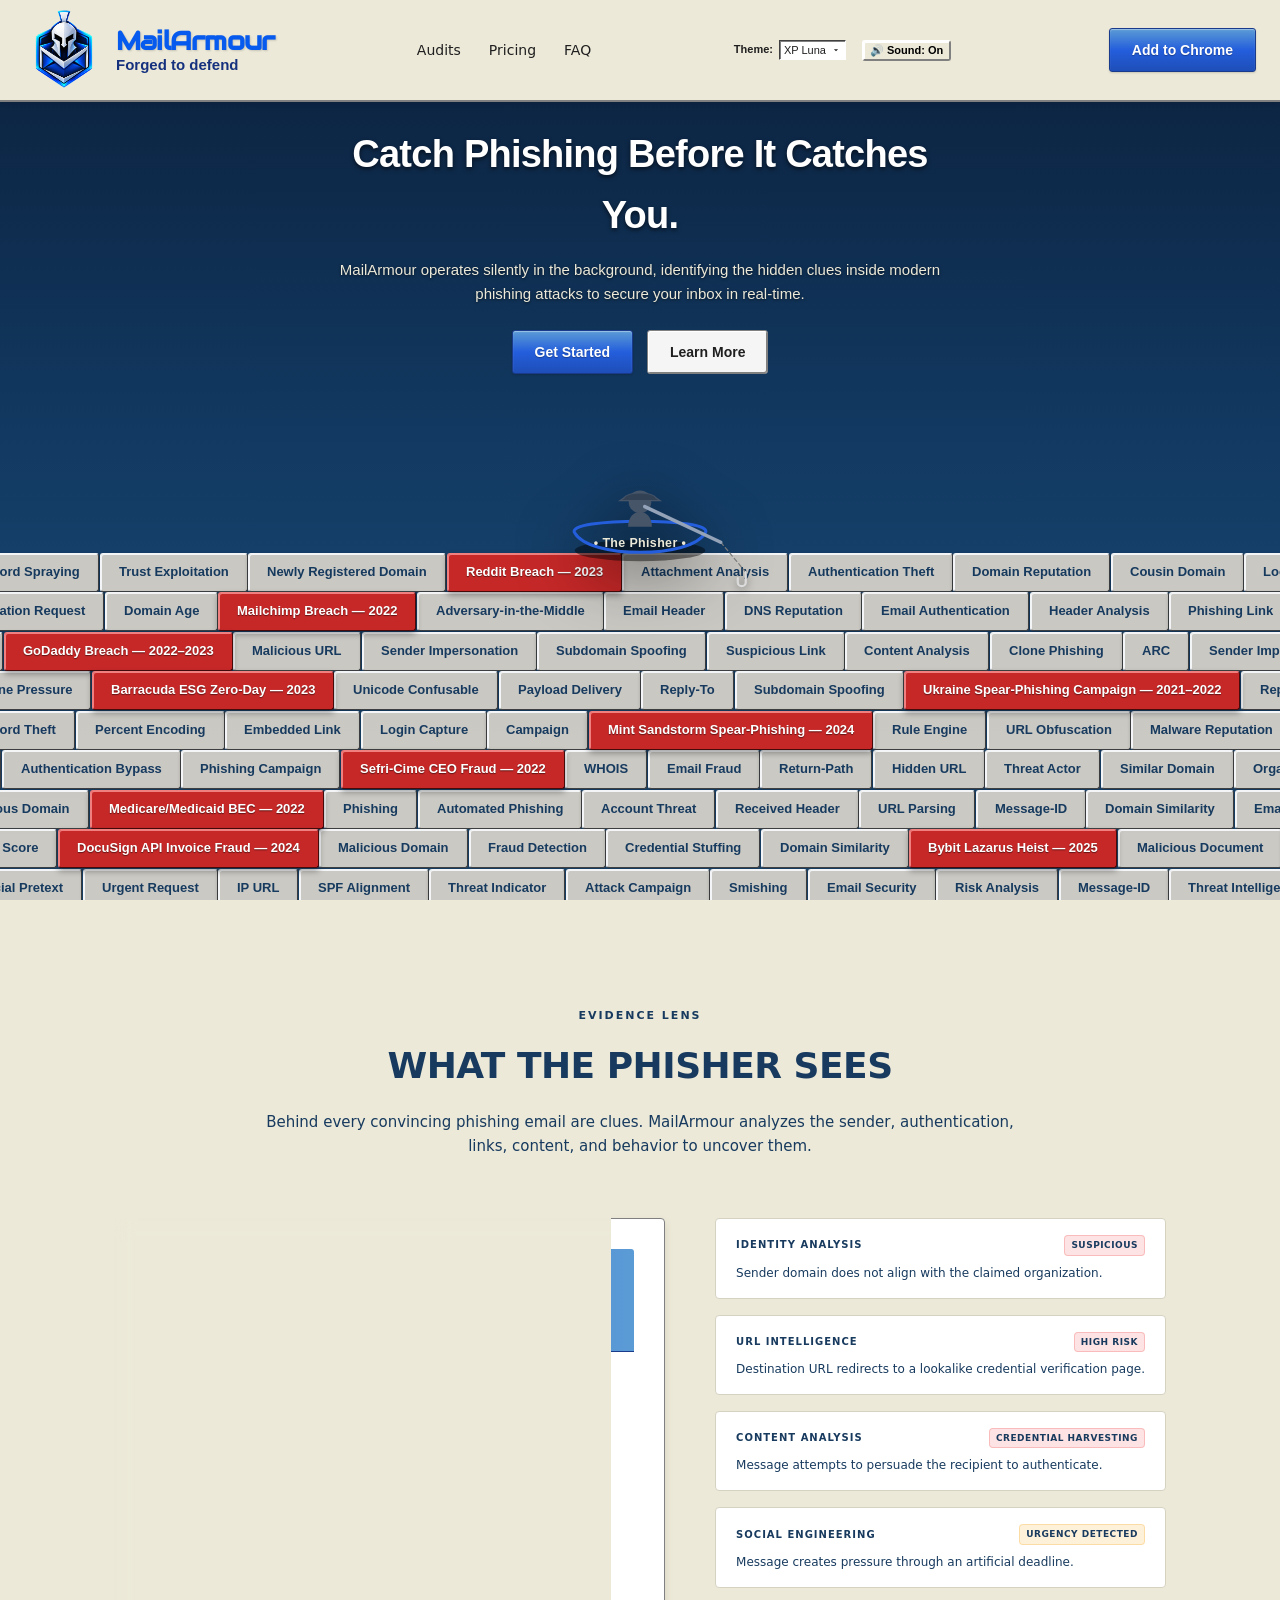
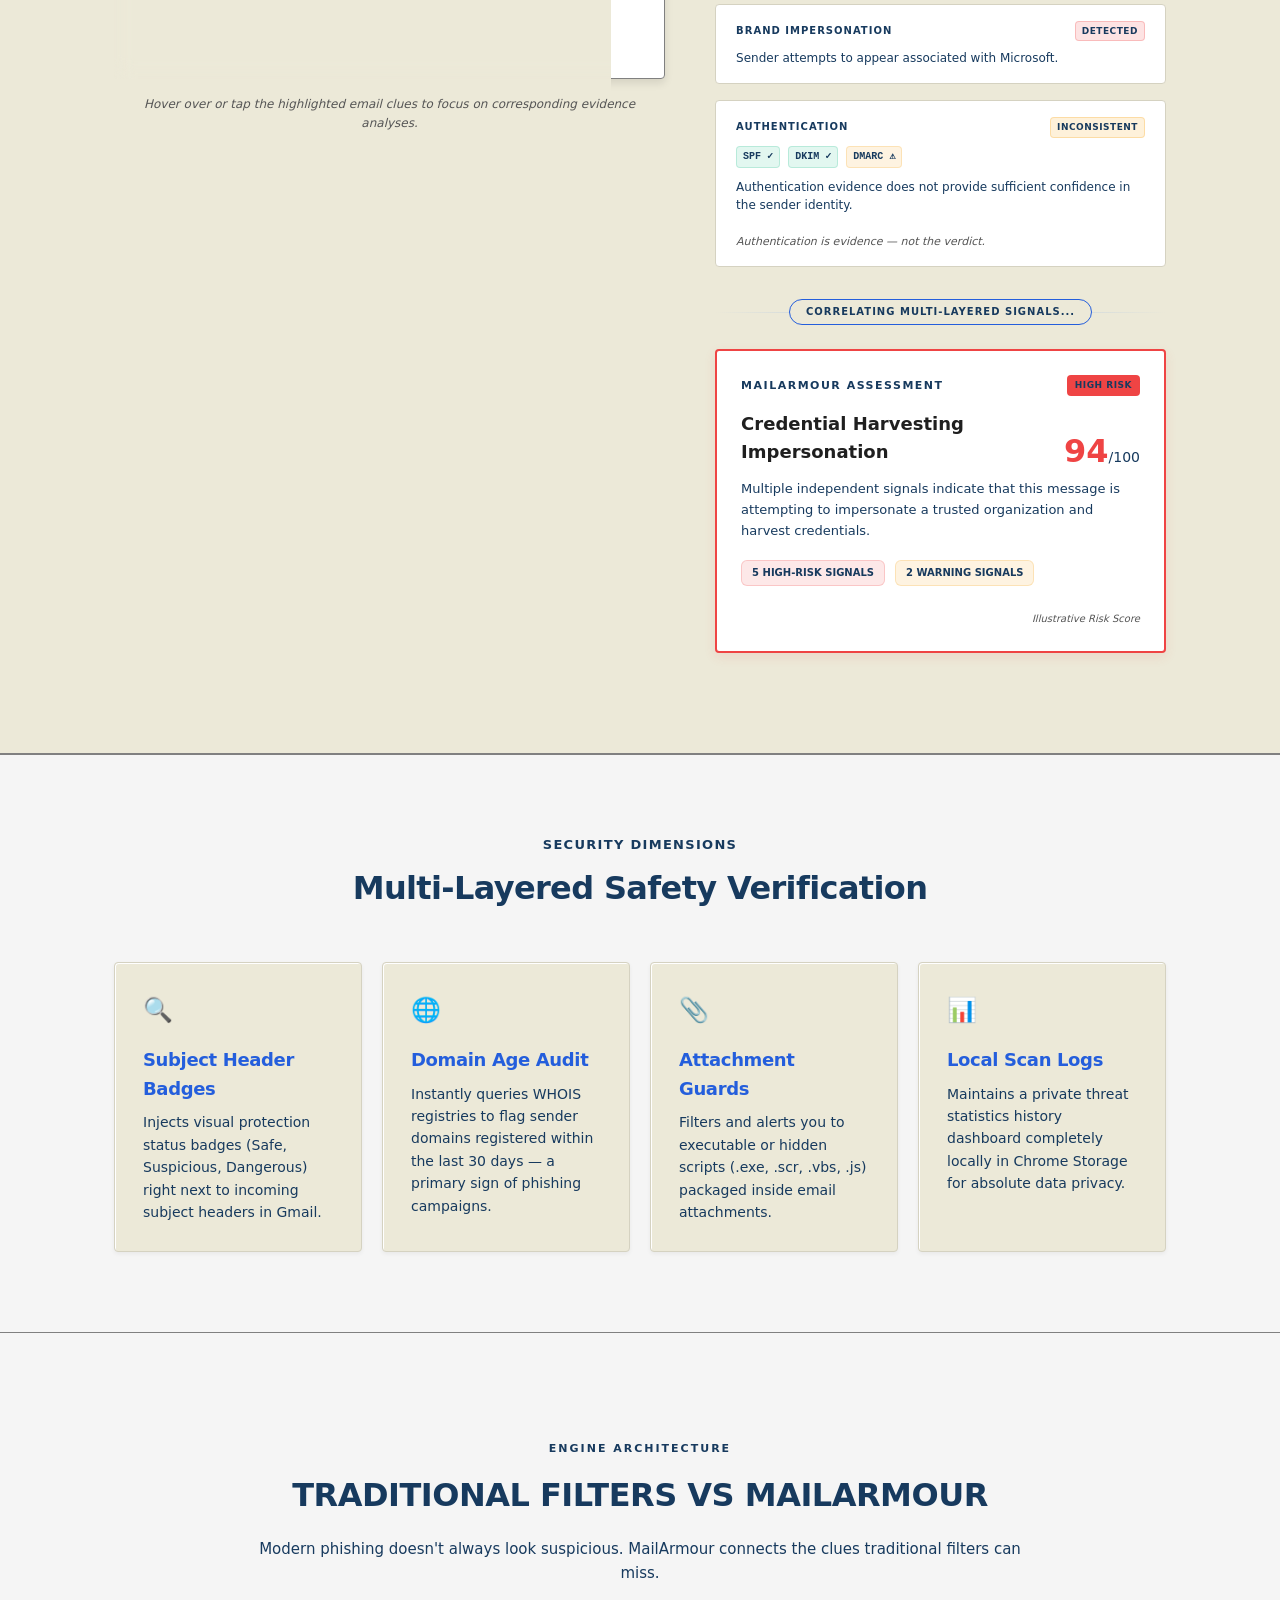
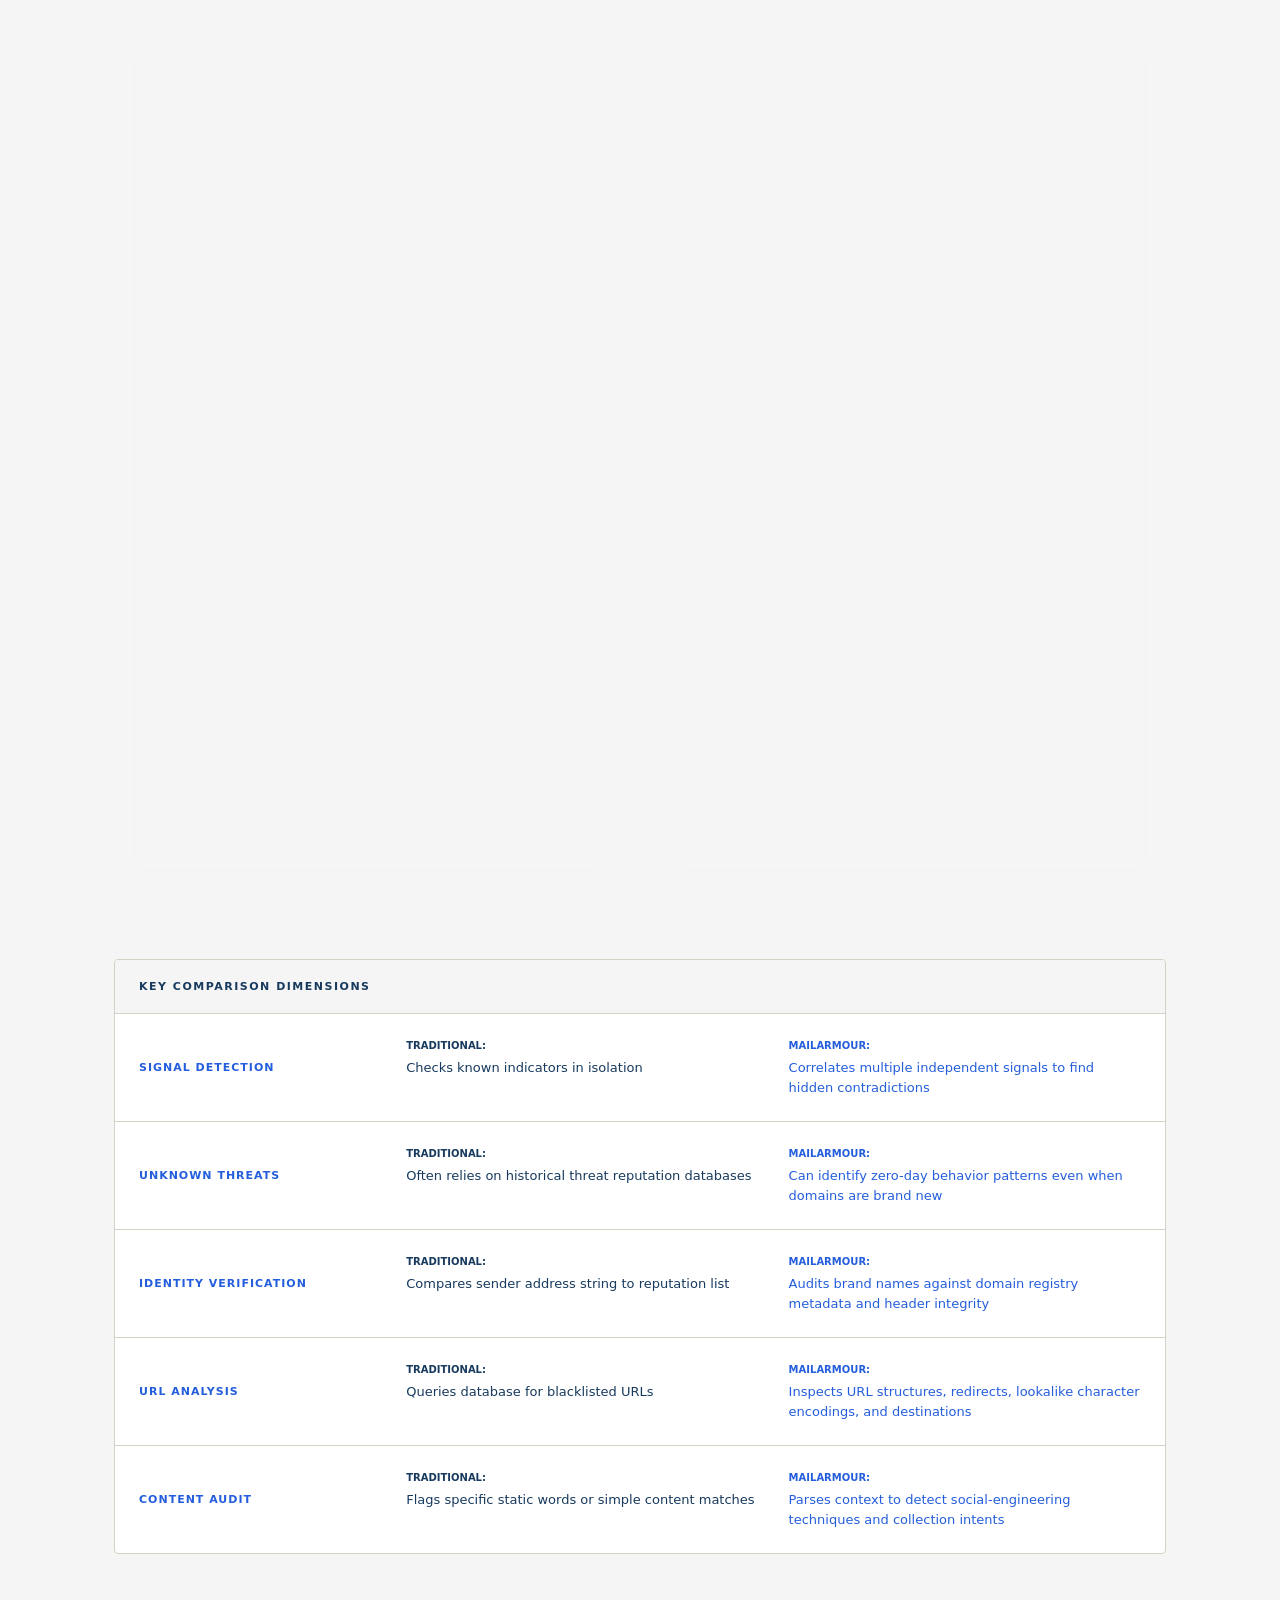
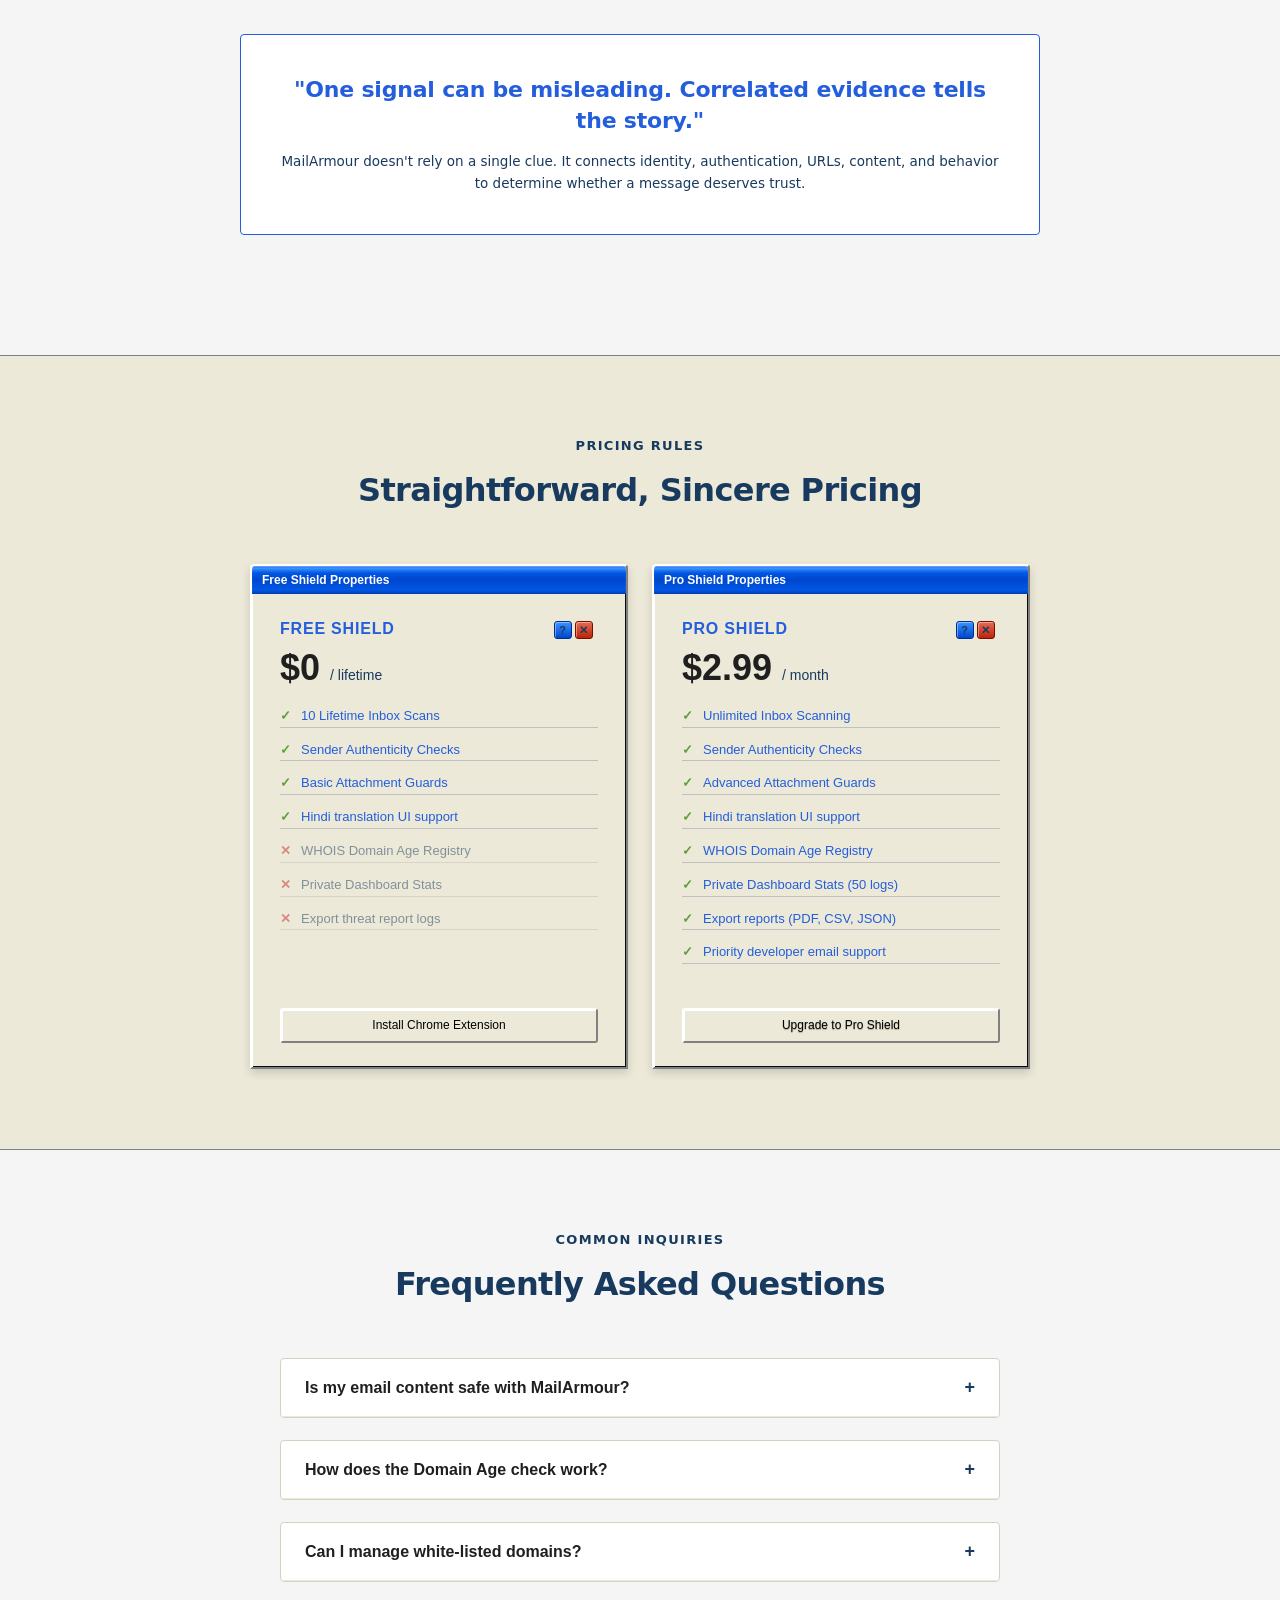
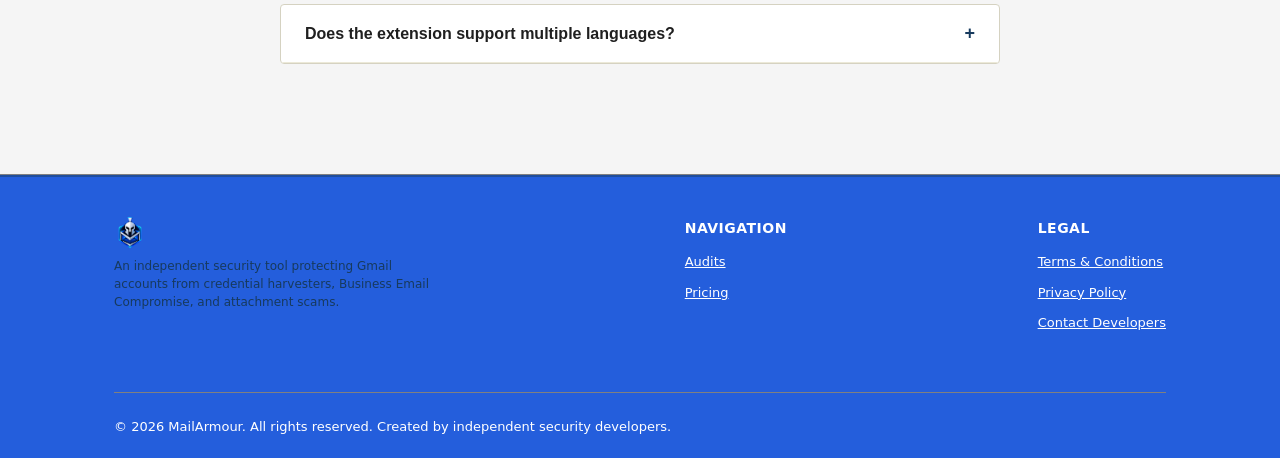
<file: docs/index.html>
<!DOCTYPE html>
<html lang="en">
<head>
  <meta charset="UTF-8">
  <meta name="viewport" content="width=device-width, initial-scale=1.0">
  <title>MailArmour</title>
  <!-- SEO Meta Tags -->
  <meta name="description" content="An interactive storytelling experience mapping the signals of email phishing scams. Discover how MailArmour protects Gmail in real-time.">
  
  <!-- Google Fonts: Inter (Body) & Outfit (Display Headers) -->
  <link rel="preconnect" href="https://fonts.googleapis.com">
  <link rel="preconnect" href="https://fonts.gstatic.com" crossorigin>
  <link href="https://fonts.googleapis.com/css2?family=Inter:wght@300;400;500;600;700&family=Outfit:wght@500;600;700;800&display=swap" rel="stylesheet">
  
  <!-- Main Stylesheet -->
  <link rel="stylesheet" href="style.css">
  <!-- Favicon -->
  <link rel="icon" type="image/png" href="Logo.png">
</head>
<body>

  <!-- Floating Navigation Bar -->
  <header style="padding: 10px 24px !important;">
    <div class="header-nav" style="display: flex; justify-content: space-between; align-items: center; width: 100%;">
      <a href="#" class="brand" style="display: flex; align-items: center; gap: 12px; text-decoration: none;">
        <img src="Logo.png" alt="MailArmour Logo" class="header-logo" style="max-height: 80px; width: auto; display: block;" />
        <div class="brand-text" style="display: flex; flex-direction: column; justify-content: center; gap: 1px; font-family: 'Tahoma', sans-serif;">
          <span class="brand-name" style="font-family: 'Audiowide', sans-serif; font-size: 26px; font-weight: bold; line-height: 1.1; color: #245EDC; margin: 0; padding: 0;">MailArmour</span>
          <span class="brand-subtitle" style="font-size: 15px; font-weight: bold; line-height: 1.1; color: #245EDC; margin: 0; padding: 0;">Forged to defend</span>
        </div>
      </a>
      
      <ul class="nav-links">
        <li><a href="#features">Audits</a></li>
        <li><a href="#pricing">Pricing</a></li>
        <li><a href="#faq">FAQ</a></li>
      </ul>

      <div class="xp-theme-selector-container">
        <label for="xp-theme-select">Theme:</label>
        <select id="xp-theme-select" class="xp-select-control">
          <option value="luna">XP Luna</option>
          <option value="dark">XP Dark</option>
        </select>
      </div>

      <a href="https://chrome.google.com/webstore/detail/mailarmour" target="_blank" class="btn btn-primary">Add to Chrome</a>
    </div>
  </header>

  <!-- Phishing-Sea Fisherman Hero Section -->
  <section id="hero-ocean">
    <!-- Dense Bubble Sea Container -->
    <div id="bubble-field-container"></div>

    <!-- Intro Typography Overlay -->
    <div class="hero-intro-overlay" id="hero-intro-text-box">
      <h1 class="hero-intro-title">Catch Phishing Before It Catches You.</h1>
      <p class="hero-intro-text">
        MailArmour operates silently in the background, identifying the hidden clues inside modern phishing attacks to secure your inbox in real-time.
      </p>
      <div class="hero-cta-buttons">
        <a href="#features" class="btn btn-primary">Get Started</a>
        <a href="#features" class="btn btn-outline">Learn More</a>
      </div>
    </div>

    <!-- Phisher Scene (Phisher's Boat + Phisher + Rod) -->
    <div class="phisher-scene">
      <div id="phisher-speech" class="phisher-speech-bubble">
        Hey! I’m Abi, your Phisher guide! I’ll show you how MailArmour spots the bad guys. Click the red buttons to explore
      </div>
      <svg class="phisher-svg" viewBox="0 0 160 160" fill="none" xmlns="http://www.w3.org/2000/svg">
        <!-- Shadow -->
        <ellipse cx="80" cy="115" rx="55" ry="9" fill="rgba(0, 0, 0, 0.45)" />
        <!-- Boat Hull Outline -->
        <path d="M25 100 C37 122, 123 122, 135 100 C144 87, 16 87, 25 100 Z" fill="none" stroke="#3b82f6" stroke-width="2.5" stroke-linejoin="round"/>
        <!-- Internal Deck Outline -->
        <path d="M29 97 C39 114, 121 114, 131 97 Z" fill="none" />
        <!-- Phisher Silhouette -->
        <path d="M70 95 C70 78, 90 78, 90 95 Z" fill="#475569"/>
        <circle cx="80" cy="74" r="9.5" fill="#475569"/>
        <!-- Stylized Hat -->
        <path d="M66 71 C70 65, 90 65, 94 71 L97 73 L63 73 Z" fill="#334155" stroke="#475569" stroke-width="1" />
        <!-- Fishing Rod pointing down-right -->
        <line x1="84" y1="78" x2="148" y2="108" stroke="#94a3b8" stroke-width="3" stroke-linecap="round"/>
        <!-- Painted Boat Name (Rendered last for maximum overlay visibility) -->
        <text x="80" y="112" fill="#F5F7FA" font-size="10.5" font-family="'Outfit', sans-serif" font-weight="700" text-anchor="middle" letter-spacing="0.3">• The Phisher •</text>
      </svg>
    </div>

    <!-- Dynamic Fishing Overlay (Line + Hook) -->
    <svg id="fishing-overlay" fill="none" xmlns="http://www.w3.org/2000/svg">
      <path id="dynamic-line" stroke="rgba(148, 163, 184, 0.45)" stroke-width="1.2" stroke-linecap="round"/>
      <g id="dynamic-hook">
        <path d="M0 0 L0 10 A4 4 0 0 1 -4 14 A4 4 0 0 1 -8 10 L-8 6" stroke="#94a3b8" stroke-width="1.8" stroke-linecap="round" fill="none"/>
      </g>
    </svg>

    <!-- Dynamic Incident Explanation Modal -->
    <div id="incident-modal" class="modal-overlay">
      <div class="modal-content">
        <button class="modal-close-btn" id="modal-close-x" aria-label="Close modal">&times;</button>
        <div class="modal-header">
          <span class="modal-badge">Real-World Incident Security Analysis</span>
          <h3 id="modal-title" class="modal-title">Incident Title</h3>
        </div>
        <div class="modal-body">
          <div class="modal-section">
            <h4>What Happened</h4>
            <p id="modal-what"></p>
          </div>
          <div class="modal-section">
            <h4>How It Was Done</h4>
            <p id="modal-how"></p>
          </div>
          <div class="modal-sectionHighlight">
            <h4>How MailArmour Predicts / Warns</h4>
            <p id="modal-warn"></p>
          </div>
        </div>
        <div class="modal-footer">
          <button class="btn btn-primary modal-action-btn" id="modal-close-btn">Return to Sea</button>
        </div>
      </div>
    </div>
  </section>

  <!-- Section 2: What the Phisher Sees -->
  <section id="security-lens" class="mailarmour-analysis-section">
    <div class="container">
      <div class="analysis-title-wrapper">
        <span class="analysis-tag">Evidence Lens</span>
        <h2 class="analysis-title">WHAT THE PHISHER SEES</h2>
        <p class="analysis-subtitle">Behind every convincing phishing email are clues. MailArmour analyzes the sender, authentication, links, content, and behavior to uncover them.</p>
      </div>

      <div class="analysis-grid">
        <!-- Left Side: Suspicious Email Card -->
        <div class="analysis-left-col">
          <div class="analysis-email-card animate-stage">
            <div class="email-card-header">
              <div class="email-sender-info">
                <span class="email-sender-label">From:</span>
                <span class="email-sender-name">Microsoft Account Security</span>
                <span class="email-sender-address">&lt;<span class="email-clue-highlight trigger-identity" data-target="identity">security@<span class="email-clue-bold">micr0soft-support.com</span></span>&gt;</span>
              </div>
              <div class="email-subject-line">
                <span class="email-subject-label">Subject:</span>
                <span class="email-subject-content"><span class="email-clue-highlight trigger-brand" data-target="brand">Your account requires immediate verification</span></span>
              </div>
            </div>
            <div class="email-card-body">
              <p>Your account has been flagged for unusual activity.</p>
              <p>To prevent temporary suspension, please verify your account <span class="email-clue-highlight trigger-urgency" data-target="urgency">immediately</span>.</p>
              
              <div class="email-btn-wrapper">
                <span class="email-clue-highlight trigger-link" data-target="link">
                  <a href="#security-lens" class="email-mock-btn" onclick="return false;">Verify Account</a>
                </span>
              </div>
              
              <p class="email-footer-warning">
                Failure to verify your account <span class="email-clue-highlight trigger-urgency" data-target="urgency">within 24 hours</span> may result in restricted access.
              </p>
            </div>
          </div>
          <div class="analysis-lens-caption">
            Hover over or tap the highlighted email clues to focus on corresponding evidence analyses.
          </div>
        </div>

        <!-- Right Side: MailArmour Analysis Cards -->
        <div class="analysis-right-col">
          <div class="analysis-pipeline-container">
            <!-- Card 1 -->
            <div class="analysis-card animate-stage card-identity" data-clue="identity">
              <div class="analysis-card-header">
                <span class="analysis-card-category">IDENTITY ANALYSIS</span>
                <span class="analysis-status-tag status-danger">SUSPICIOUS</span>
              </div>
              <p class="analysis-card-text">Sender domain does not align with the claimed organization.</p>
            </div>

            <!-- Card 2 -->
            <div class="analysis-card animate-stage card-url" data-clue="link">
              <div class="analysis-card-header">
                <span class="analysis-card-category">URL INTELLIGENCE</span>
                <span class="analysis-status-tag status-danger">HIGH RISK</span>
              </div>
              <p class="analysis-card-text">Destination URL redirects to a lookalike credential verification page.</p>
            </div>

            <!-- Card 3 -->
            <div class="analysis-card animate-stage card-content" data-clue="content">
              <div class="analysis-card-header">
                <span class="analysis-card-category">CONTENT ANALYSIS</span>
                <span class="analysis-status-tag status-danger">CREDENTIAL HARVESTING</span>
              </div>
              <p class="analysis-card-text">Message attempts to persuade the recipient to authenticate.</p>
            </div>

            <!-- Card 4 -->
            <div class="analysis-card animate-stage card-social" data-clue="urgency">
              <div class="analysis-card-header">
                <span class="analysis-card-category">SOCIAL ENGINEERING</span>
                <span class="analysis-status-tag status-warning">URGENCY DETECTED</span>
              </div>
              <p class="analysis-card-text">Message creates pressure through an artificial deadline.</p>
            </div>

            <!-- Card 5 -->
            <div class="analysis-card animate-stage card-brand" data-clue="brand">
              <div class="analysis-card-header">
                <span class="analysis-card-category">BRAND IMPERSONATION</span>
                <span class="analysis-status-tag status-danger">DETECTED</span>
              </div>
              <p class="analysis-card-text">Sender attempts to appear associated with Microsoft.</p>
            </div>

            <!-- Card 6 -->
            <div class="analysis-card animate-stage card-auth" data-clue="auth">
              <div class="analysis-card-header">
                <span class="analysis-card-category">AUTHENTICATION</span>
                <span class="analysis-status-tag status-warning">INCONSISTENT</span>
              </div>
              <div class="analysis-auth-metrics">
                <span class="auth-metric metric-pass">SPF ✓</span>
                <span class="auth-metric metric-pass">DKIM ✓</span>
                <span class="auth-metric metric-warn">DMARC ⚠</span>
              </div>
              <p class="analysis-card-text">Authentication evidence does not provide sufficient confidence in the sender identity.</p>
              <div class="analysis-auth-caption">Authentication is evidence — not the verdict.</div>
            </div>
          </div>

          <!-- Evidence Correlation Flow -->
          <div class="analysis-correlation-flow animate-stage">
            <div class="correlation-connector-line"></div>
            <span class="correlation-label">Correlating Multi-Layered Signals...</span>
          </div>

          <!-- Final Verdict Card -->
          <div class="analysis-verdict-card animate-stage">
            <div class="verdict-card-header">
              <span class="verdict-title">MAILARMOUR ASSESSMENT</span>
              <span class="verdict-score-badge">HIGH RISK</span>
            </div>
            <div class="verdict-score-row">
              <div class="verdict-threat-type">Credential Harvesting Impersonation</div>
              <div class="verdict-score-value">94<span class="verdict-score-max">/100</span></div>
            </div>
            <p class="verdict-desc">Multiple independent signals indicate that this message is attempting to impersonate a trusted organization and harvest credentials.</p>
            <div class="verdict-audit-summary">
              <span class="verdict-summary-badge badge-high">5 HIGH-RISK SIGNALS</span>
              <span class="verdict-summary-badge badge-warn">2 WARNING SIGNALS</span>
            </div>
            <div class="verdict-illustrative-label">Illustrative Risk Score</div>
          </div>
        </div>
      </div>
    </div>
  </section>

  <!-- Core Features Section -->
  <section id="features" class="features">
    <div class="container">
      <div class="section-title-wrapper">
        <span class="section-tag">Security Dimensions</span>
        <h2 class="section-title">Multi-Layered Safety Verification</h2>
      </div>

      <div class="features-grid">
        <!-- Feature 1 -->
        <div class="glass-panel feature-card">
          <span class="feature-icon">🔍</span>
          <h3>Subject Header Badges</h3>
          <p>Injects visual protection status badges (Safe, Suspicious, Dangerous) right next to incoming subject headers in Gmail.</p>
        </div>

        <!-- Feature 2 -->
        <div class="glass-panel feature-card">
          <span class="feature-icon">🌐</span>
          <h3>Domain Age Audit</h3>
          <p>Instantly queries WHOIS registries to flag sender domains registered within the last 30 days — a primary sign of phishing campaigns.</p>
        </div>

        <!-- Feature 3 -->
        <div class="glass-panel feature-card">
          <span class="feature-icon">📎</span>
          <h3>Attachment Guards</h3>
          <p>Filters and alerts you to executable or hidden scripts (.exe, .scr, .vbs, .js) packaged inside email attachments.</p>
        </div>

        <!-- Feature 4 -->
        <div class="glass-panel feature-card">
          <span class="feature-icon">📊</span>
          <h3>Local Scan Logs</h3>
          <p>Maintains a private threat statistics history dashboard completely locally in Chrome Storage for absolute data privacy.</p>
        </div>
      </div>
    </div>
  </section>

  </section>

  <!-- Section 7: Traditional Filters vs MailArmour -->
  <section id="comparison" class="mailarmour-comparison-section">
    <div class="container">
      <div class="mailarmour-comparison-title-wrapper">
        <span class="mailarmour-comparison-tag">Engine Architecture</span>
        <h2 class="mailarmour-comparison-title">TRADITIONAL FILTERS VS MAILARMOUR</h2>
        <p class="mailarmour-comparison-subtitle">Modern phishing doesn't always look suspicious. MailArmour connects the clues traditional filters can miss.</p>
      </div>

      <div class="mailarmour-comparison-grid">
        <!-- Left Panel: Traditional Filter -->
        <div class="mailarmour-comparison-card traditional animate-stage">
          <div class="mailarmour-comparison-card-header">
            <h3 class="mailarmour-comparison-col-title">TRADITIONAL FILTERS</h3>
            <span class="mailarmour-comparison-col-subtitle">Rule-based and reputation-driven detection</span>
          </div>

          <div class="mailarmour-comparison-checks-list">
            <div class="comparison-check-item positive">
              <span class="check-icon">✓</span>
              <div>
                <strong>Known Malicious Sender</strong>
                <span>Flagged if matches active blacklist databases</span>
              </div>
            </div>
            <div class="comparison-check-item positive">
              <span class="check-icon">✓</span>
              <div>
                <strong>Spam Reputation</strong>
                <span>Filters high-volume, low-reputation mail IP ranges</span>
              </div>
            </div>
            <div class="comparison-check-item positive">
              <span class="check-icon">✓</span>
              <div>
                <strong>Known Malicious URL</strong>
                <span>Blocks links matching static security blacklists</span>
              </div>
            </div>
            <div class="comparison-check-item positive">
              <span class="check-icon">✓</span>
              <div>
                <strong>Attachment Signature</strong>
                <span>Blocks files matching known malware hash keys</span>
              </div>
            </div>
          </div>

          <div class="mailarmour-comparison-limitation-header">
            WHAT HAPPENS WHEN THE ATTACK IS NEW?
          </div>

          <div class="mailarmour-comparison-fictional-case">
            <div class="fictional-case-row">
              <span class="case-label">Sender:</span>
              <span class="case-value">trusted-service@example.com</span>
            </div>
            <div class="fictional-case-row">
              <span class="case-label">Authentication:</span>
              <span class="case-value status-good">SPF ✓ | DKIM ✓ | DMARC ✓</span>
            </div>
            <div class="fictional-case-row">
              <span class="case-label">URL Link:</span>
              <span class="case-value">Legitimate trusted platform redirections</span>
            </div>
            <div class="fictional-case-row">
              <span class="case-label">Reputation:</span>
              <span class="case-value">Clean history, no previous reports</span>
            </div>
          </div>

          <div class="mailarmour-comparison-verdict-box is-safe">
            <div class="verdict-box-header">
              <span>TRADITIONAL VERDICT</span>
              <span class="verdict-tag-safe">LOW RISK</span>
            </div>
            <p class="verdict-box-desc">Looks legitimate in isolation. Static rules pass.</p>
          </div>
        </div>

        <!-- Right Panel: MailArmour -->
        <div class="mailarmour-comparison-card mailarmour animate-stage">
          <div class="mailarmour-comparison-card-header">
            <h3 class="mailarmour-comparison-col-title mailarmour-brand-color">MAILARMOUR</h3>
            <span class="mailarmour-comparison-col-subtitle">Evidence-based, multi-layer phishing analysis</span>
          </div>

          <div class="mailarmour-comparison-checks-list">
            <div class="comparison-check-item ma-layer" data-layer="identity">
              <span class="check-num">01</span>
              <div>
                <strong>Identity Consistency</strong>
                <span>Does the sender actually align with the claimed organization?</span>
              </div>
            </div>
            <div class="comparison-check-item ma-layer" data-layer="auth">
              <span class="check-num">02</span>
              <div>
                <strong>Authentication Deep Dive</strong>
                <span>Validates SPF, DKIM, DMARC, and header consistency.</span>
              </div>
            </div>
            <div class="comparison-check-item ma-layer" data-layer="domain">
              <span class="check-num">03</span>
              <div>
                <strong>Domain Age & Impersonation</strong>
                <span>Flags lookalikes registered within the last 30 days.</span>
              </div>
            </div>
            <div class="comparison-check-item ma-layer" data-layer="url">
              <span class="check-num">04</span>
              <div>
                <strong>URL & Redirect Analysis</strong>
                <span>Inspects link redirects, encoding, and display mismatch.</span>
              </div>
            </div>
            <div class="comparison-check-item ma-layer" data-layer="content">
              <span class="check-num">05</span>
              <div>
                <strong>Content Harvesting Intent</strong>
                <span>Detects credential harvesting, payment diversion, and urgency.</span>
              </div>
            </div>
            <div class="comparison-check-item ma-layer" data-layer="behavior">
              <span class="check-num">06</span>
              <div>
                <strong>Behavioral Correlation</strong>
                <span>Flags social engineering urgency and malicious intents.</span>
              </div>
            </div>
          </div>

          <div class="mailarmour-comparison-limitation-header mailarmour-brand-color">
            MULTI-LAYERED CORRELATION MATRIX
          </div>

          <div class="mailarmour-comparison-matrix-flow">
            <div class="matrix-node">Identity</div>
            <span class="matrix-plus">+</span>
            <div class="matrix-node">Auth</div>
            <span class="matrix-plus">+</span>
            <div class="matrix-node">Domain</div>
            <span class="matrix-plus">+</span>
            <div class="matrix-node">URL</div>
            <span class="matrix-plus">+</span>
            <div class="matrix-node">Content</div>
            <span class="matrix-plus">+</span>
            <div class="matrix-node">Behavior</div>
          </div>

          <div class="mailarmour-comparison-verdict-box is-threat">
            <div class="verdict-box-header">
              <span>MAILARMOUR VERDICT</span>
              <span class="verdict-tag-threat">HIGH RISK</span>
            </div>
            <p class="verdict-box-desc">Correlated evidence reveals intent. Mismatched signals flag danger.</p>
          </div>
        </div>
      </div>

      <!-- Key Differences Table/Cards -->
      <div class="mailarmour-comparison-rows-wrapper animate-stage">
        <div class="comparison-table-header">
          <span>KEY COMPARISON DIMENSIONS</span>
        </div>
        
        <!-- Row 1 -->
        <div class="comparison-row-card">
          <div class="row-card-feature">SIGNAL DETECTION</div>
          <div class="row-card-cols">
            <div class="row-card-traditional">
              <span class="row-card-label">Traditional:</span>
              <p>Checks known indicators in isolation</p>
            </div>
            <div class="row-card-mailarmour">
              <span class="row-card-label">MailArmour:</span>
              <p>Correlates multiple independent signals to find hidden contradictions</p>
            </div>
          </div>
        </div>

        <!-- Row 2 -->
        <div class="comparison-row-card">
          <div class="row-card-feature">UNKNOWN THREATS</div>
          <div class="row-card-cols">
            <div class="row-card-traditional">
              <span class="row-card-label">Traditional:</span>
              <p>Often relies on historical threat reputation databases</p>
            </div>
            <div class="row-card-mailarmour">
              <span class="row-card-label">MailArmour:</span>
              <p>Can identify zero-day behavior patterns even when domains are brand new</p>
            </div>
          </div>
        </div>

        <!-- Row 3 -->
        <div class="comparison-row-card">
          <div class="row-card-feature">IDENTITY VERIFICATION</div>
          <div class="row-card-cols">
            <div class="row-card-traditional">
              <span class="row-card-label">Traditional:</span>
              <p>Compares sender address string to reputation list</p>
            </div>
            <div class="row-card-mailarmour">
              <span class="row-card-label">MailArmour:</span>
              <p>Audits brand names against domain registry metadata and header integrity</p>
            </div>
          </div>
        </div>

        <!-- Row 4 -->
        <div class="comparison-row-card">
          <div class="row-card-feature">URL ANALYSIS</div>
          <div class="row-card-cols">
            <div class="row-card-traditional">
              <span class="row-card-label">Traditional:</span>
              <p>Queries database for blacklisted URLs</p>
            </div>
            <div class="row-card-mailarmour">
              <span class="row-card-label">MailArmour:</span>
              <p>Inspects URL structures, redirects, lookalike character encodings, and destinations</p>
            </div>
          </div>
        </div>

        <!-- Row 5 -->
        <div class="comparison-row-card">
          <div class="row-card-feature">CONTENT AUDIT</div>
          <div class="row-card-cols">
            <div class="row-card-traditional">
              <span class="row-card-label">Traditional:</span>
              <p>Flags specific static words or simple content matches</p>
            </div>
            <div class="row-card-mailarmour">
              <span class="row-card-label">MailArmour:</span>
              <p>Parses context to detect social-engineering techniques and collection intents</p>
            </div>
          </div>
        </div>
      </div>

      <!-- Philosophy Block -->
      <div class="mailarmour-comparison-philosophy animate-stage">
        <h3 class="philosophy-title">"One signal can be misleading. Correlated evidence tells the story."</h3>
        <p class="philosophy-subtitle">MailArmour doesn't rely on a single clue. It connects identity, authentication, URLs, content, and behavior to determine whether a message deserves trust.</p>
      </div>
    </div>
  </section>

  <!-- Pricing Section -->
  <section id="pricing" class="pricing">
    <div class="container">
      <div class="section-title-wrapper">
        <span class="section-tag">Pricing Rules</span>
        <h2 class="section-title">Straightforward, Sincere Pricing</h2>
      </div>

      <div class="pricing-grid">
        <!-- Free tier -->
        <div class="glass-panel pricing-card free">
          <div class="tier-name">Free Shield</div>
          <div class="tier-price">$0 <span>/ lifetime</span></div>
          <ul class="features-list">
            <li>10 Lifetime Inbox Scans</li>
            <li>Sender Authenticity Checks</li>
            <li>Basic Attachment Guards</li>
            <li>Hindi translation UI support</li>
            <li class="unsupported">WHOIS Domain Age Registry</li>
            <li class="unsupported">Private Dashboard Stats</li>
            <li class="unsupported">Export threat report logs</li>
          </ul>
          <a href="https://chrome.google.com/webstore/detail/mailarmour" target="_blank" class="btn btn-outline" style="margin-top: auto;">Install Chrome Extension</a>
        </div>

        <!-- Pro tier -->
        <div class="glass-panel pricing-card premium">
          <div class="tier-name" style="color: #60a5fa;">Pro Shield</div>
          <div class="tier-price">$2.99 <span>/ month</span></div>
          <ul class="features-list">
            <li>Unlimited Inbox Scanning</li>
            <li>Sender Authenticity Checks</li>
            <li>Advanced Attachment Guards</li>
            <li>Hindi translation UI support</li>
            <li>WHOIS Domain Age Registry</li>
            <li>Private Dashboard Stats (50 logs)</li>
            <li>Export reports (PDF, CSV, JSON)</li>
            <li>Priority developer email support</li>
          </ul>
          <a href="https://mailarmour.gumroad.com/l/pro" target="_blank" class="btn btn-primary" style="margin-top: auto;">Upgrade to Pro Shield</a>
        </div>
      </div>
    </div>
  </section>

  <!-- FAQ Section -->
  <section id="faq" class="faq">
    <div class="container">
      <div class="section-title-wrapper">
        <span class="section-tag">Common Inquiries</span>
        <h2 class="section-title">Frequently Asked Questions</h2>
      </div>

      <div class="faq-holder">
        <div class="faq-item">
          <button class="faq-trigger">
            Is my email content safe with MailArmour?
            <span class="faq-icon-tag">+</span>
          </button>
          <div class="faq-body">
            <div class="faq-answer">
              Yes, entirely. We prioritize user privacy: all scans run inside your local browser. We do not store, aggregate, or sell your emails. Refer to our <a href="privacy.html" style="color: var(--primary); text-decoration: none;">Privacy Policy</a> for more details.
            </div>
          </div>
        </div>

        <div class="faq-item">
          <button class="faq-trigger">
            How does the Domain Age check work?
            <span class="faq-icon-tag">+</span>
          </button>
          <div class="faq-body">
            <div class="faq-answer">
              Most phishing domains are registered immediately before a scam campaign. MailArmour checks domain registration dates via WHOIS databases in real-time. If the sender's domain is less than 30 days old, it triggers a warning badge.
            </div>
          </div>
        </div>

        <div class="faq-item">
          <button class="faq-trigger">
            Can I manage white-listed domains?
            <span class="faq-icon-tag">+</span>
          </button>
          <div class="faq-body">
            <div class="faq-answer">
              Yes. If you frequently receive legitimate emails that flag local heuristics, you can add them to your private Whitelist domain exception page to bypass alerts.
            </div>
          </div>
        </div>

        <div class="faq-item">
          <button class="faq-trigger">
            Does the extension support multiple languages?
            <span class="faq-icon-tag">+</span>
          </button>
          <div class="faq-body">
            <div class="faq-answer">
              Yes, MailArmour has built-in UI localization support for Hindi, allowing users to view threat alerts and security status logs in their preferred language.
            </div>
          </div>
        </div>
      </div>
    </div>
  </section>

  <!-- Developer Footer -->
  <footer>
    <div class="container">
      <div class="footer-top">
        <div class="footer-intro">
          <a href="#" class="brand">
            <img src="Logo.png" alt="MailArmour Logo" class="footer-logo" style="max-height: 32px; width: auto; display: block;" />
          </a>
          <p class="footer-tagline">
            An independent security tool protecting Gmail accounts from credential harvesters, Business Email Compromise, and attachment scams.
          </p>
        </div>

        <div class="footer-column">
          <h4>Navigation</h4>
          <ul class="footer-links">
            <li><a href="#features">Audits</a></li>
            <li><a href="#pricing">Pricing</a></li>
          </ul>
        </div>

        <div class="footer-column">
          <h4>Legal</h4>
          <ul class="footer-links">
            <li><a href="terms.html">Terms & Conditions</a></li>
            <li><a href="privacy.html">Privacy Policy</a></li>
            <li><a href="mailto:mailarmour.app@gmail.com">Contact Developers</a></li>
          </ul>
        </div>
      </div>

      <div class="footer-bottom">
        <span>&copy; 2026 MailArmour. All rights reserved. Created by independent security developers.</span>
      </div>
    </div>
  </footer>

  <!-- Main JavaScript File -->
  <script src="app.js"></script>
</body>
</html>
</file>
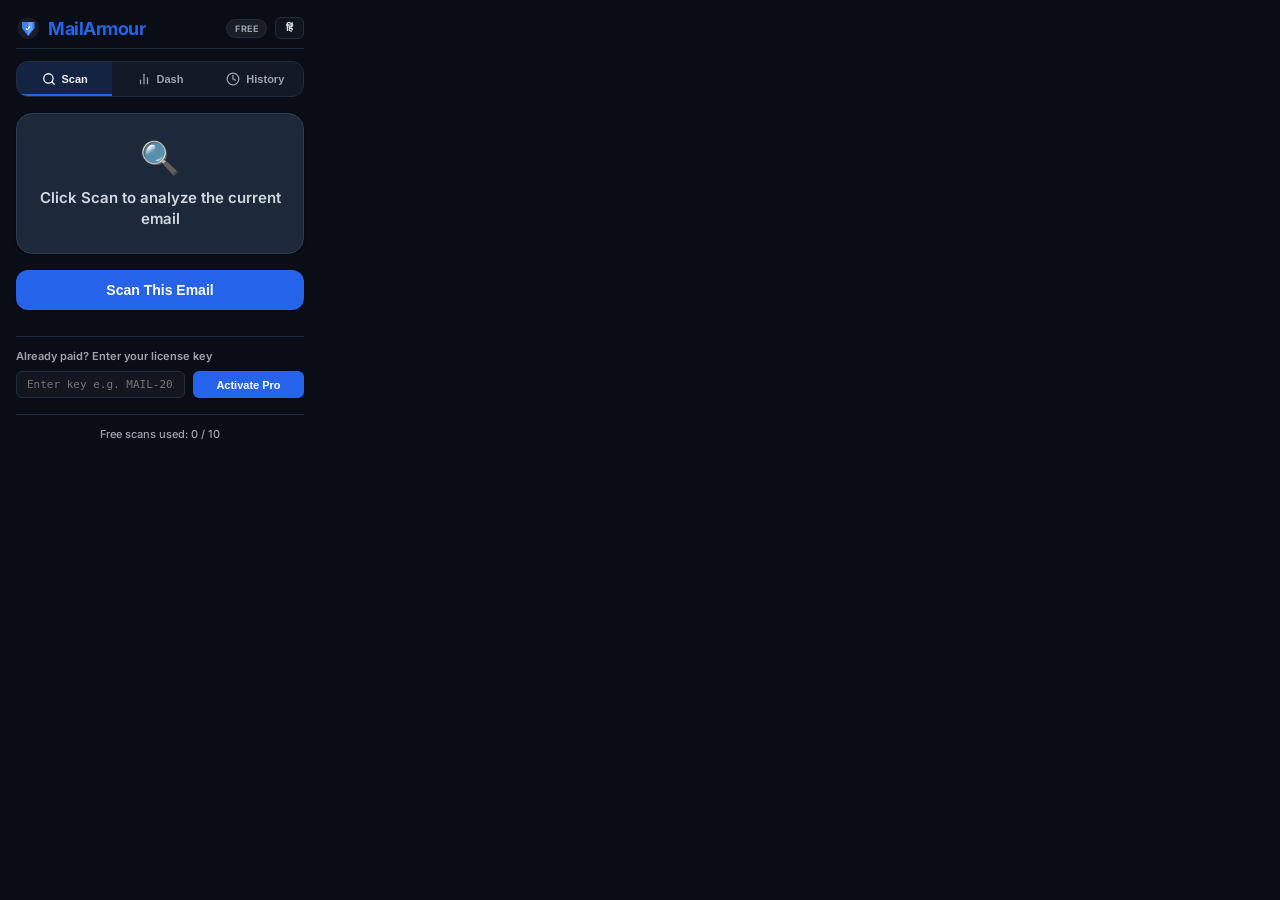
<file: popup.html>
<!DOCTYPE html>
<html lang="en">
<head>
  <meta charset="UTF-8">
  <meta name="viewport" content="width=device-width, initial-scale=1.0">
  <title>MailArmour</title>
  <!-- Modern Inter Font from Google Fonts -->
  <link rel="preconnect" href="https://fonts.googleapis.com">
  <link rel="preconnect" href="https://fonts.gstatic.com" crossorigin>
  <link href="https://fonts.googleapis.com/css2?family=Inter:wght@400;500;600;700&display=swap" rel="stylesheet">
  <link rel="stylesheet" href="popup.css">
</head>
<body>
  <div class="extension-container">
    <!-- Header Area -->
    <header class="app-header">
      <div class="header-left">
        <img src="icons/icon48.png" alt="MailArmour Logo" class="app-logo-img">
        <h1 class="app-title">MailArmour</h1>
      </div>
      <div class="header-right">
        <!-- Pro Mode Simulator Switch -->
        <span id="pro-badge" class="pro-badge free-mode">Free</span>
        <!-- Hindi/English language toggle -->
        <button id="lang-toggle" class="lang-toggle-btn">हिं</button>
      </div>
    </header>

    <!-- Tab Navigation Bar -->
    <div class="tab-navigation">
      <button id="tab-btn-scan" class="tab-btn active">
        <svg class="tab-icon" viewBox="0 0 24 24" fill="none" stroke="currentColor" stroke-width="2.5" stroke-linecap="round" stroke-linejoin="round">
          <circle cx="11" cy="11" r="8"></circle>
          <line x1="21" y1="21" x2="16.65" y2="16.65"></line>
        </svg>
        <span class="tab-btn-text">Scan</span>
      </button>
      <button id="tab-btn-dash" class="tab-btn">
        <svg class="tab-icon" viewBox="0 0 24 24" fill="none" stroke="currentColor" stroke-width="2.5" stroke-linecap="round" stroke-linejoin="round">
          <line x1="18" y1="20" x2="18" y2="10"></line>
          <line x1="12" y1="20" x2="12" y2="4"></line>
          <line x1="6" y1="20" x2="6" y2="14"></line>
        </svg>
        <span class="tab-btn-text">Dash</span>
      </button>
      <button id="tab-btn-history" class="tab-btn">
        <svg class="tab-icon" viewBox="0 0 24 24" fill="none" stroke="currentColor" stroke-width="2.5" stroke-linecap="round" stroke-linejoin="round">
          <circle cx="12" cy="12" r="10"></circle>
          <polyline points="12 6 12 12 16 14"></polyline>
        </svg>
        <span class="tab-btn-text">History</span>
      </button>
    </div>

    <!-- Main Content Area -->
    <main class="app-content">
      <!-- PANEL 1: SCAN -->
      <div id="panel-scan" class="tab-panel">
        <!-- Status Card with default neutral state -->
        <div id="status-card" class="status-card state-neutral">
          <div id="status-icon" class="status-icon">🔍</div>
          <div id="status-text" class="status-text">Click Scan to analyze the current email</div>
        </div>

        <!-- Phishing Risk Rating Score Indicator -->
        <div id="risk-score-container" class="risk-score-container hidden">
          <div class="risk-score-header">
            <span id="risk-score-label" class="risk-score-label">Phishing Probability:</span>
            <span id="risk-score-value" class="risk-score-value">0/100</span>
          </div>
          <div class="risk-score-bar-bg">
            <div id="risk-score-bar" class="risk-score-bar" style="width: 0%;"></div>
          </div>
        </div>

        <!-- Explanation/Reason Text -->
        <div id="reason-container" class="reason-container hidden">
          <p id="reason-text" class="reason-text"></p>
        </div>

        <!-- Detailed Security Checklist (hidden by default) -->
        <div id="checklist-container" class="checklist-container hidden">
          <h3 id="checklist-heading" class="checklist-heading">Security Audit Checklist</h3>
          <div id="checklist-items" class="checklist-items">
            <!-- Populated dynamically -->
          </div>
        </div>

        <!-- Action Area -->
        <div class="action-container">
          <!-- Trust Sender Button (hidden by default, shown when email is scanned/loaded) -->
          <button id="trust-btn" class="btn btn-secondary hidden">
            <span>✅ Trust Sender</span>
          </button>
          
          <!-- Copy Warning Button (hidden by default) -->
          <button id="copy-warning-btn" class="btn btn-warning hidden">
            <span>📋 Copy Warning</span>
          </button>

          <!-- Scan Button -->
          <button id="scan-btn" class="btn btn-primary">
            <span class="btn-text">Scan This Email</span>
            <span class="btn-spinner hidden"></span>
          </button>

          <!-- Error Message (hidden by default) -->
          <div id="error-message" class="error-message hidden"></div>

          <!-- Upgrade Prompt (hidden by default) -->
          <div id="upgrade-container" class="upgrade-container hidden">
            <p id="upgrade-message" class="upgrade-message">You've used all free scans. Upgrade to Pro for unlimited scans 🔒</p>
            
            <!-- Option 1: Monthly -->
            <a id="upgrade-monthly-link" href="https://mailarmour.lemonsqueezy.com/checkout/buy/fa6703f5-cbe5-4539-a541-8b077cc17591" target="_blank" class="btn btn-primary" style="width: 100%;">
              ₹199/month — Subscribe
            </a>

            <!-- Option 2: Lifetime -->
            <a id="upgrade-lifetime-link" href="https://mailarmour.lemonsqueezy.com/checkout/buy/c7f24297-0668-436c-b8f5-6fc4135ca21a" target="_blank" class="btn btn-gold" style="width: 100%; margin-top: 6px;">
              ₹600 — Lifetime Access ⭐ Best Value
            </a>
            <div class="lifetime-subtext">Pay once, use forever. No monthly fees!</div>

            <!-- Option 3: UPI Payment -->
            <div class="upi-section">
              <h4 class="upi-title">Pay via UPI 🇮🇳</h4>
              <img src="icons/upi-qr.png" class="upi-qr-code" alt="UPI QR Code">
              <p class="upi-subtext">Scan to pay ₹199/month or ₹600 lifetime</p>
              <div class="upi-id-box">
                <span>UPI ID: geekrishharish07-2@okhdfcbank</span>
              </div>
              <p class="upi-instructions">After paying, email mailarmour.app@gmail.com with your payment screenshot for instant Pro access</p>
            </div>
          </div>

          <!-- License Key Activation Section -->
          <div id="license-container" class="license-section">
            <h4 id="license-heading" class="license-heading">Already paid? Enter your license key</h4>
            <div class="license-input-group">
              <input type="text" id="license-input" class="license-input" placeholder="Enter key e.g. MAIL-2026-XXXX-YYYY">
              <button id="license-btn" class="btn btn-primary btn-license">Activate Pro</button>
            </div>
            <div id="license-message" class="license-message hidden"></div>
          </div>
        </div>
      </div>

      <!-- PANEL 2: DASHBOARD -->
      <div id="panel-dash" class="tab-panel hidden">
        <div class="stats-summary-grid">
          <div class="stats-card">
            <span id="dash-scanned-val" class="stats-num">0</span>
            <span id="dash-scanned-label" class="stats-label">Total Scanned</span>
          </div>
          <div class="stats-card highlight-threat">
            <span id="dash-threats-val" class="stats-num">0</span>
            <span id="dash-threats-label" class="stats-label">Threats Blocked</span>
          </div>
          <div class="stats-card highlight-suspicious">
            <span id="dash-suspicious-val" class="stats-num">0</span>
            <span id="dash-suspicious-label" class="stats-label">Suspicious Found</span>
          </div>
        </div>

        <!-- 7-Day Chart -->
        <div class="chart-container">
          <h4 id="chart-heading" class="section-subheading">7-Day Scan Activity</h4>
          <div id="chart-bars" class="chart-bars">
            <!-- Populated dynamically -->
          </div>
        </div>

        <!-- Manage Whitelist Section -->
        <div class="whitelist-section">
          <h4 id="whitelist-heading" class="section-subheading">Manage Whitelist</h4>
          <ul id="whitelist-list" class="whitelist-list">
            <!-- Whitelisted domains with removal buttons -->
          </ul>
          <p id="whitelist-empty-msg" class="whitelist-empty-msg hidden">No domains whitelisted yet.</p>
        </div>

        <!-- Export Buttons Container -->
        <div class="export-container" style="display: flex; gap: 6px;">
          <button id="export-pdf-btn" class="btn btn-secondary" style="flex: 1.2; padding: 10px 4px; font-size: 11px;">
            <span>📊 PDF Report</span>
          </button>
          <button id="export-csv-btn" class="btn btn-secondary" style="flex: 1; padding: 10px 4px; font-size: 11px;">
            <span>📥 CSV</span>
          </button>
          <button id="export-json-btn" class="btn btn-secondary" style="flex: 1; padding: 10px 4px; font-size: 11px;">
            <span>📥 JSON</span>
          </button>
        </div>
      </div>

      <!-- PANEL 3: HISTORY -->
      <div id="panel-history" class="tab-panel hidden">
        <div class="history-container">
          <h4 id="history-heading" class="section-subheading">Scan History</h4>
          <div id="history-list" class="history-list">
            <!-- Scans populated dynamically -->
          </div>
          <p id="history-empty-msg" class="history-empty-msg hidden">No scans recorded yet.</p>
          <div id="history-upgrade-prompt" class="history-upgrade-card hidden">
            <span id="history-upgrade-text">Showing last 5 scans. Upgrade to Pro to see all 50 scans.</span>
          </div>
        </div>
      </div>
    </main>

    <!-- Footer Area -->
    <footer class="app-footer">
      <div id="scan-count-text" class="scan-count-text">Free scans used: 0 / 10</div>
    </footer>
  </div>
  <script src="popup.js"></script>
</body>
</html>
</file>
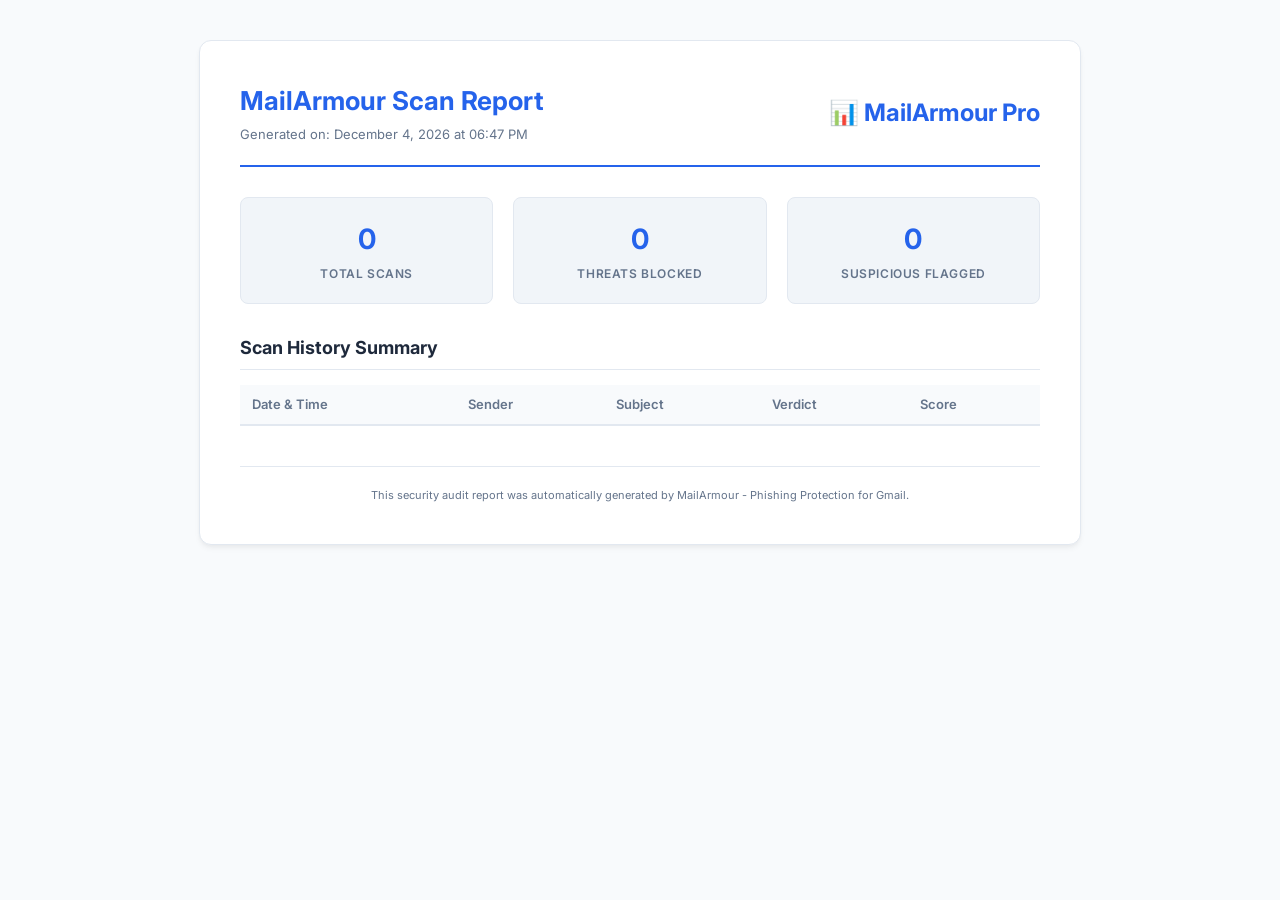
<file: report.html>
<!DOCTYPE html>
<html lang="en">
<head>
  <meta charset="UTF-8">
  <title>MailArmour Security Audit Report</title>
  <link href="https://fonts.googleapis.com/css2?family=Inter:wght@400;500;600;700&display=swap" rel="stylesheet">
  <style>
    :root {
      --primary: #2563eb;
      --text-main: #1e293b;
      --text-muted: #64748b;
      --border: #e2e8f0;
      --bg: #f8fafc;
    }
    
    body {
      font-family: 'Inter', sans-serif;
      color: var(--text-main);
      background-color: var(--bg);
      margin: 0;
      padding: 40px;
      line-height: 1.5;
    }
    
    .report-container {
      max-width: 800px;
      margin: 0 auto;
      background: #ffffff;
      padding: 40px;
      border-radius: 12px;
      box-shadow: 0 4px 6px -1px rgba(0, 0, 0, 0.05), 0 2px 4px -1px rgba(0, 0, 0, 0.03);
      border: 1px solid var(--border);
    }
    
    .header {
      display: flex;
      justify-content: space-between;
      align-items: center;
      border-bottom: 2px solid var(--primary);
      padding-bottom: 20px;
      margin-bottom: 30px;
    }
    
    .header-left h1 {
      margin: 0;
      font-size: 26px;
      color: var(--primary);
      font-weight: 700;
    }
    
    .header-left p {
      margin: 5px 0 0 0;
      font-size: 13px;
      color: var(--text-muted);
    }
    
    .logo-placeholder {
      font-size: 24px;
      font-weight: 700;
      color: var(--primary);
    }
    
    .stats-grid {
      display: grid;
      grid-template-columns: repeat(3, 1fr);
      gap: 20px;
      margin-bottom: 30px;
    }
    
    .stat-card {
      background: #f1f5f9;
      border: 1px solid var(--border);
      padding: 20px;
      border-radius: 8px;
      text-align: center;
    }
    
    .stat-value {
      font-size: 28px;
      font-weight: 700;
      color: var(--primary);
      margin-bottom: 5px;
    }
    
    .stat-label {
      font-size: 12px;
      font-weight: 600;
      text-transform: uppercase;
      color: var(--text-muted);
      letter-spacing: 0.05em;
    }
    
    h2 {
      font-size: 18px;
      font-weight: 700;
      margin-bottom: 15px;
      border-bottom: 1px solid var(--border);
      padding-bottom: 8px;
    }
    
    table {
      width: 100%;
      border-collapse: collapse;
      margin-bottom: 30px;
      font-size: 13px;
    }
    
    th {
      background-color: #f8fafc;
      font-weight: 600;
      text-align: left;
      padding: 10px 12px;
      border-bottom: 2px solid var(--border);
      color: var(--text-muted);
    }
    
    td {
      padding: 10px 12px;
      border-bottom: 1px solid var(--border);
    }
    
    tr:nth-child(even) td {
      background-color: #f8fafc;
    }
    
    .badge {
      display: inline-block;
      padding: 2px 8px;
      border-radius: 12px;
      font-size: 11px;
      font-weight: 600;
      text-transform: uppercase;
    }
    
    .badge-safe {
      background-color: #dcfce7;
      color: #15803d;
    }
    
    .badge-suspicious {
      background-color: #fef3c7;
      color: #b45309;
    }
    
    .badge-dangerous {
      background-color: #fee2e2;
      color: #b91c1c;
    }
    
    .footer {
      text-align: center;
      margin-top: 40px;
      font-size: 11px;
      color: var(--text-muted);
      border-top: 1px solid var(--border);
      padding-top: 20px;
    }
    
    /* Print CSS styling */
    @media print {
      body {
        background: #ffffff;
        padding: 0;
      }
      .report-container {
        box-shadow: none;
        border: none;
        padding: 0;
        max-width: 100%;
      }
      .stat-card {
        background: #ffffff !important;
        border: 1px solid #cbd5e1 !important;
        -webkit-print-color-adjust: exact;
        print-color-adjust: exact;
      }
      .badge-safe {
        background-color: #dcfce7 !important;
        color: #15803d !important;
        -webkit-print-color-adjust: exact;
        print-color-adjust: exact;
      }
      .badge-suspicious {
        background-color: #fef3c7 !important;
        color: #b45309 !important;
        -webkit-print-color-adjust: exact;
        print-color-adjust: exact;
      }
      .badge-dangerous {
        background-color: #fee2e2 !important;
        color: #b91c1c !important;
        -webkit-print-color-adjust: exact;
        print-color-adjust: exact;
      }
      th {
        background-color: #f1f5f9 !important;
        -webkit-print-color-adjust: exact;
        print-color-adjust: exact;
      }
      tr:nth-child(even) td {
        background-color: #f8fafc !important;
        -webkit-print-color-adjust: exact;
        print-color-adjust: exact;
      }
    }
  </style>
</head>
<body>
  <div class="report-container">
    <div class="header">
      <div class="header-left">
        <h1>MailArmour Scan Report</h1>
        <p id="report-date">Generated on: --</p>
      </div>
      <div class="logo-placeholder">📊 MailArmour Pro</div>
    </div>
    
    <div class="stats-grid">
      <div class="stat-card">
        <div id="stat-scanned" class="stat-value">0</div>
        <div class="stat-label">Total Scans</div>
      </div>
      <div class="stat-card">
        <div id="stat-threats" class="stat-value">0</div>
        <div class="stat-label">Threats Blocked</div>
      </div>
      <div class="stat-card">
        <div id="stat-suspicious" class="stat-value">0</div>
        <div class="stat-label">Suspicious Flagged</div>
      </div>
    </div>
    
    <h2>Scan History Summary</h2>
    <table>
      <thead>
        <tr>
          <th>Date & Time</th>
          <th>Sender</th>
          <th>Subject</th>
          <th>Verdict</th>
          <th>Score</th>
        </tr>
      </thead>
      <tbody id="history-rows">
        <!-- Rendered dynamically -->
      </tbody>
    </table>
    
    <div class="footer">
      This security audit report was automatically generated by MailArmour - Phishing Protection for Gmail.
    </div>
  </div>

  <script>
    // Escapes HTML special characters to prevent cross-site scripting (XSS) injections.
    function escapeHtml(str) {
      if (!str) return "";
      return String(str)
        .replace(/&/g, "&amp;")
        .replace(/</g, "&lt;")
        .replace(/>/g, "&gt;")
        .replace(/"/g, "&quot;")
        .replace(/'/g, "&#039;");
    }

    // Fetch and populate report details on DOM load
    document.addEventListener("DOMContentLoaded", () => {
      // Set current date
      const options = { year: 'numeric', month: 'long', day: 'numeric', hour: '2-digit', minute: '2-digit' };
      document.getElementById("report-date").innerText = `Generated on: ${new Date().toLocaleDateString(undefined, options)}`;
      
      // Load data from storage
      chrome.storage.local.get(["stats", "scanHistory"], (data) => {
        const stats = data.stats || { totalScanned: 0, threatsBlocked: 0, suspiciousFound: 0 };
        const history = data.scanHistory || [];
        
        // Populate stats
        document.getElementById("stat-scanned").innerText = stats.totalScanned || 0;
        document.getElementById("stat-threats").innerText = stats.threatsBlocked || 0;
        document.getElementById("stat-suspicious").innerText = stats.suspiciousFound || 0;
        
        // Populate history
        const rowsContainer = document.getElementById("history-rows");
        if (history.length === 0) {
          rowsContainer.innerHTML = `<tr><td colspan="5" style="text-align: center; color: #64748b;">No scan history available.</td></tr>`;
        } else {
          let rowsHtml = "";
          history.forEach(item => {
            const badgeClass = item.verdict === "SAFE" ? "badge-safe" : (item.verdict === "SUSPICIOUS" ? "badge-suspicious" : "badge-dangerous");
            const verdictText = item.verdict === "SAFE" ? "Safe" : (item.verdict === "SUSPICIOUS" ? "Suspicious" : "Phishing");
            
            // Truncate values to fit print width
            const senderText = item.sender.length > 30 ? item.sender.substring(0, 28) + "..." : item.sender;
            const subjectText = item.subject.length > 30 ? item.subject.substring(0, 28) + "..." : item.subject;
            
            rowsHtml += `
              <tr>
                <td>${escapeHtml(item.timestamp || "")}</td>
                <td title="${escapeHtml(item.sender)}">${escapeHtml(senderText)}</td>
                <td title="${escapeHtml(item.subject)}">${escapeHtml(subjectText)}</td>
                <td><span class="badge ${badgeClass}">${escapeHtml(verdictText)}</span></td>
                <td style="font-weight: 600;">${escapeHtml(item.score)}/100</td>
              </tr>
            `;
          });
          rowsContainer.innerHTML = rowsHtml;
        }
        
        // Trigger automatic printing after dynamic content is written
        setTimeout(() => {
          window.print();
        }, 300);
      });
    });
  </script>
</body>
</html>
</file>
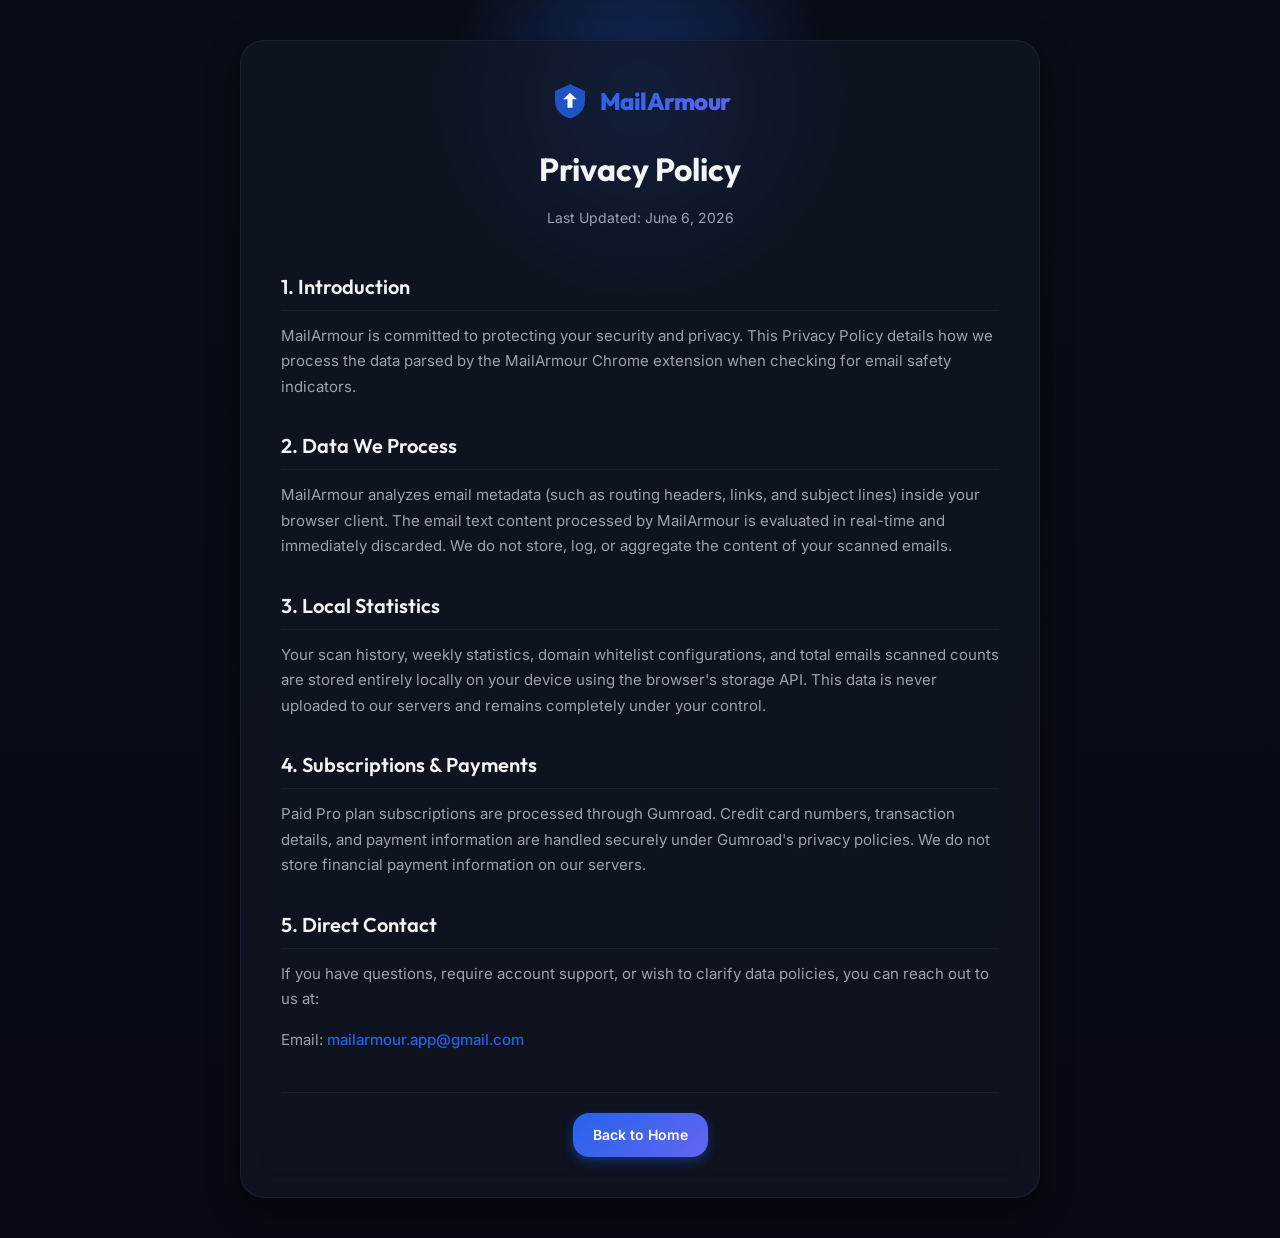
<file: docs/privacy.html>
<!DOCTYPE html>
<html lang="en">
<head>
  <meta charset="UTF-8">
  <meta name="viewport" content="width=device-width, initial-scale=1.0">
  <title>Privacy Policy | MailArmour</title>
  <!-- Google Fonts: Inter & Outfit -->
  <link rel="preconnect" href="https://fonts.googleapis.com">
  <link rel="preconnect" href="https://fonts.gstatic.com" crossorigin>
  <link href="https://fonts.googleapis.com/css2?family=Inter:wght@300;400;500;600;700&family=Outfit:wght@400;600;700;800&display=swap" rel="stylesheet">
  <!-- Favicon -->
  <link rel="icon" type="image/png" href="Logo.png">
  
  <style>
    :root {
      --font-main: 'Inter', sans-serif;
      --font-display: 'Outfit', sans-serif;
      --bg-dark: #070a13;
      --bg-card: rgba(18, 24, 38, 0.7);
      --primary: #2563eb;
      --primary-glow: rgba(37, 99, 235, 0.4);
      --accent: #6366f1;
      --text-main: #f3f4f6;
      --text-muted: #9ca3af;
      --border: rgba(33, 44, 62, 0.6);
      --gradient-primary: linear-gradient(135deg, #2563eb 0%, #6366f1 100%);
      --gradient-dark: linear-gradient(180deg, #090d16 0%, #070a13 100%);
      --radius-lg: 24px;
      --radius-md: 16px;
      --transition: all 0.3s cubic-bezier(0.4, 0, 0.2, 1);
    }

    * {
      box-sizing: border-box;
      margin: 0;
      padding: 0;
    }

    body {
      background-color: var(--bg-dark);
      background-image: var(--gradient-dark);
      color: var(--text-main);
      font-family: var(--font-main);
      line-height: 1.7;
      overflow-x: hidden;
      min-height: 100vh;
      display: flex;
      flex-direction: column;
      align-items: center;
      justify-content: flex-start;
      padding: 40px 20px;
    }

    /* Glow blobs */
    .glow-blob {
      position: absolute;
      width: 400px;
      height: 400px;
      background: radial-gradient(circle, var(--primary-glow) 0%, rgba(37,99,235,0) 70%);
      top: -100px;
      left: 50%;
      transform: translateX(-50%);
      z-index: 1;
      pointer-events: none;
    }

    .container {
      max-width: 800px;
      width: 100%;
      background: var(--bg-card);
      backdrop-filter: blur(16px);
      border: 1px solid var(--border);
      border-radius: var(--radius-lg);
      padding: 40px;
      z-index: 2;
      box-shadow: 0 10px 30px rgba(0, 0, 0, 0.5);
    }

    header {
      text-align: center;
      margin-bottom: 40px;
    }

    .logo-container {
      display: inline-flex;
      align-items: center;
      gap: 10px;
      margin-bottom: 20px;
    }

    .logo-icon {
      width: 40px;
      height: 40px;
      fill: var(--primary);
    }

    .brand-name {
      font-family: var(--font-display);
      font-size: 24px;
      font-weight: 800;
      letter-spacing: -0.5px;
      background: var(--gradient-primary);
      -webkit-background-clip: text;
      -webkit-text-fill-color: transparent;
    }

    h1 {
      font-family: var(--font-display);
      font-size: 32px;
      font-weight: 700;
      color: var(--text-main);
      margin-bottom: 10px;
    }

    .update-date {
      font-size: 14px;
      color: var(--text-muted);
    }

    section {
      margin-bottom: 30px;
    }

    h2 {
      font-family: var(--font-display);
      font-size: 20px;
      font-weight: 600;
      color: var(--text-main);
      margin-bottom: 12px;
      border-bottom: 1px solid var(--border);
      padding-bottom: 6px;
      display: flex;
      align-items: center;
      gap: 8px;
    }

    p {
      color: var(--text-muted);
      margin-bottom: 15px;
      font-size: 15px;
    }

    footer {
      text-align: center;
      margin-top: 40px;
      border-top: 1px solid var(--border);
      padding-top: 20px;
      width: 100%;
    }

    .btn-back {
      display: inline-flex;
      align-items: center;
      padding: 10px 20px;
      border-radius: var(--radius-md);
      background: var(--gradient-primary);
      color: #ffffff;
      text-decoration: none;
      font-weight: 600;
      font-size: 14px;
      transition: var(--transition);
      box-shadow: 0 4px 12px var(--primary-glow);
    }

    .btn-back:hover {
      transform: translateY(-2px);
      box-shadow: 0 6px 18px var(--primary-glow);
      filter: brightness(1.1);
    }

    .contact-link {
      color: var(--primary);
      text-decoration: none;
      font-weight: 500;
    }

    .contact-link:hover {
      text-decoration: underline;
    }
  </style>
</head>
<body>
  <div class="glow-blob"></div>

  <div class="container">
    <header>
      <div class="logo-container">
        <!-- Shield SVG logo -->
        <svg class="logo-icon" viewBox="0 0 48 48" fill="none" xmlns="http://www.w3.org/2000/svg">
          <path d="M24 4L6 12V24C6 34 13.5 42.5 24 45C34.5 42.5 42 34 42 24V12L24 4Z" fill="#2563eb" fill-opacity="0.8"/>
          <path d="M24 14L16 22H21V32H27V22H32L24 14Z" fill="#ffffff"/>
        </svg>
        <span class="brand-name">MailArmour</span>
      </div>
      <h1>Privacy Policy</h1>
      <p class="update-date">Last Updated: June 6, 2026</p>
    </header>

    <main>
      <section>
        <h2>1. Introduction</h2>
        <p>MailArmour is committed to protecting your security and privacy. This Privacy Policy details how we process the data parsed by the MailArmour Chrome extension when checking for email safety indicators.</p>
      </section>

      <section>
        <h2>2. Data We Process</h2>
        <p>MailArmour analyzes email metadata (such as routing headers, links, and subject lines) inside your browser client. The email text content processed by MailArmour is evaluated in real-time and immediately discarded. We do not store, log, or aggregate the content of your scanned emails.</p>
      </section>

      <section>
        <h2>3. Local Statistics</h2>
        <p>Your scan history, weekly statistics, domain whitelist configurations, and total emails scanned counts are stored entirely locally on your device using the browser's storage API. This data is never uploaded to our servers and remains completely under your control.</p>
      </section>

      <section>
        <h2>4. Subscriptions & Payments</h2>
        <p>Paid Pro plan subscriptions are processed through Gumroad. Credit card numbers, transaction details, and payment information are handled securely under Gumroad's privacy policies. We do not store financial payment information on our servers.</p>
      </section>

      <section>
        <h2>5. Direct Contact</h2>
        <p>If you have questions, require account support, or wish to clarify data policies, you can reach out to us at:</p>
        <p>Email: <a href="mailto:mailarmour.app@gmail.com" class="contact-link">mailarmour.app@gmail.com</a></p>
      </section>
    </main>

    <footer>
      <a href="index.html" class="btn-back">Back to Home</a>
    </footer>
  </div>
</body>
</html>
</file>
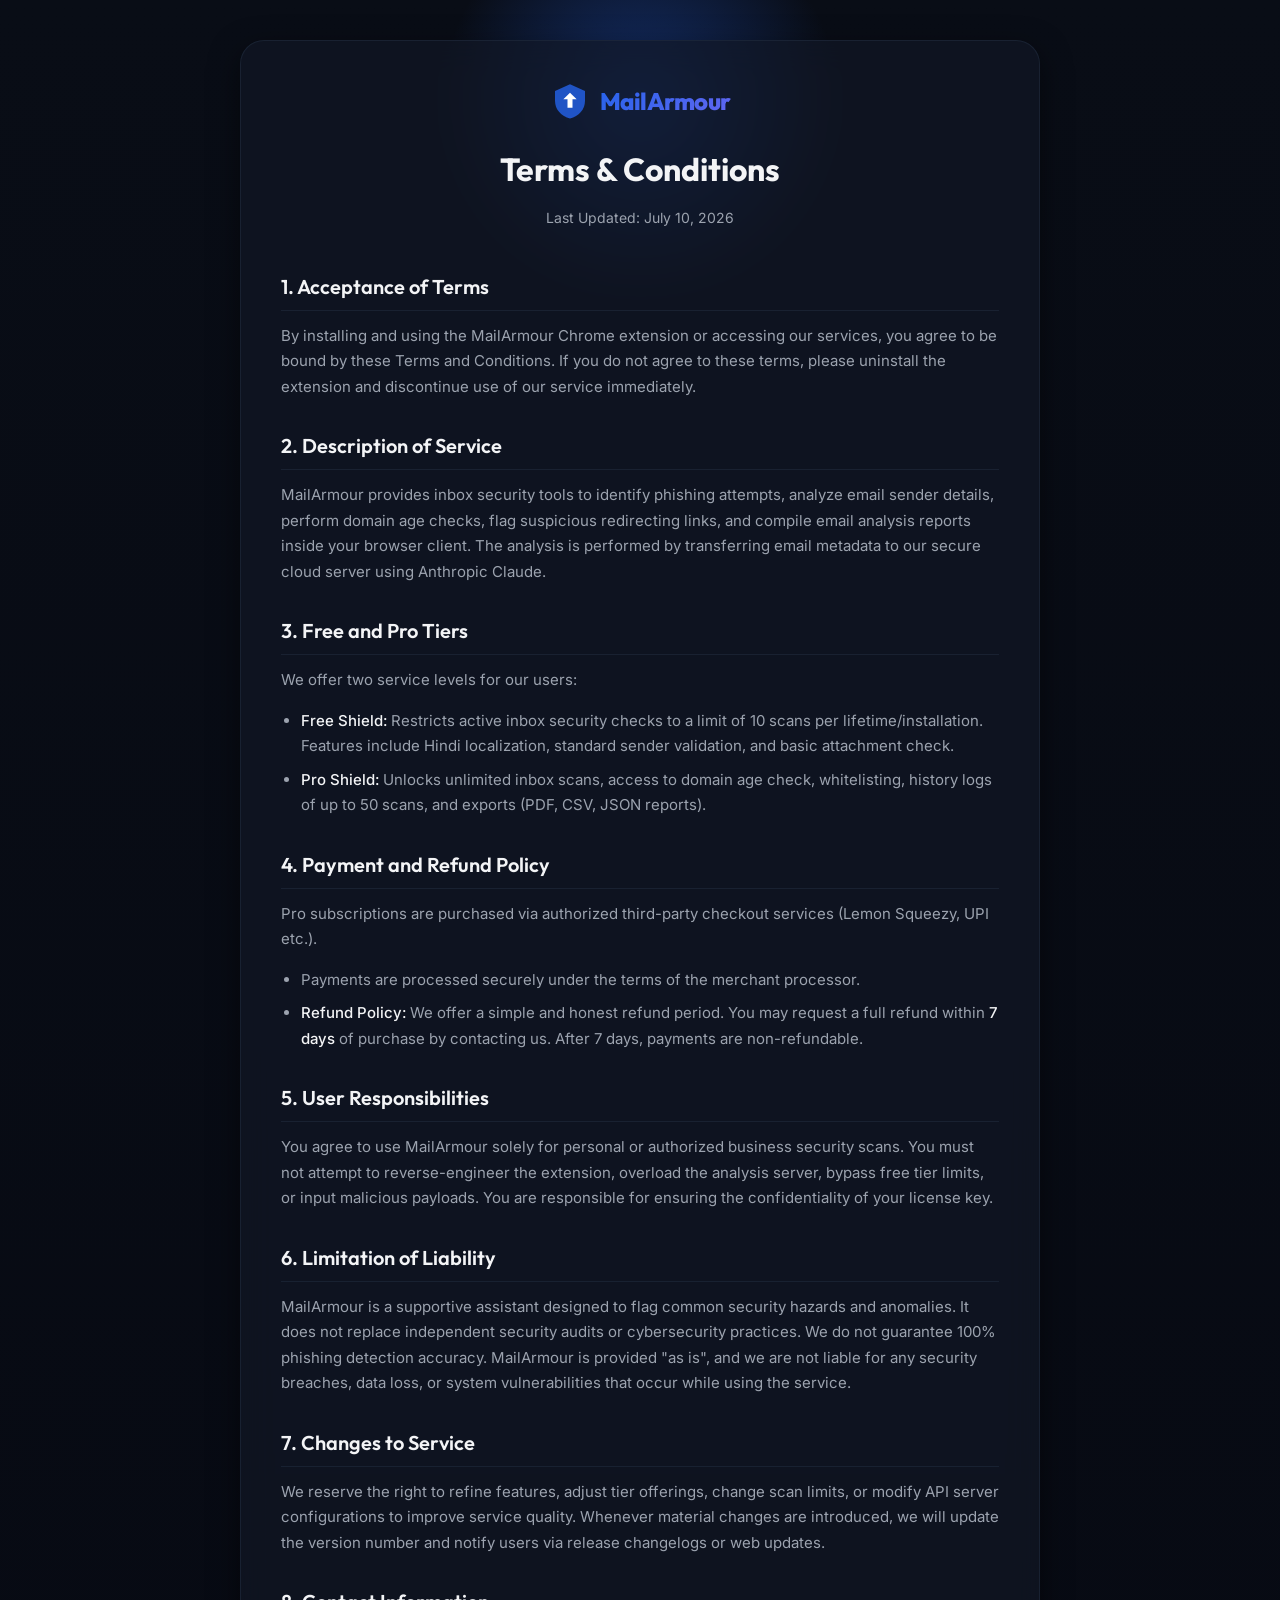
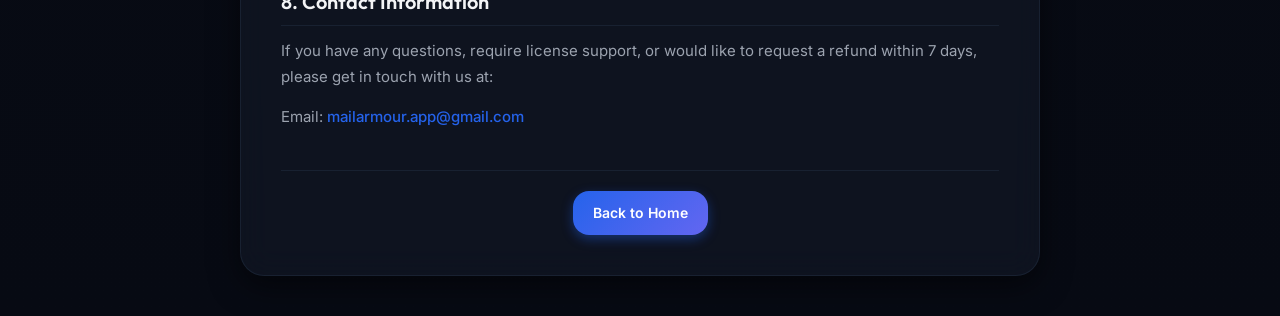
<file: docs/terms.html>
<!DOCTYPE html>
<html lang="en">
<head>
  <meta charset="UTF-8">
  <meta name="viewport" content="width=device-width, initial-scale=1.0">
  <title>Terms & Conditions | MailArmour</title>
  <!-- Google Fonts: Inter & Outfit -->
  <link rel="preconnect" href="https://fonts.googleapis.com">
  <link rel="preconnect" href="https://fonts.gstatic.com" crossorigin>
  <link href="https://fonts.googleapis.com/css2?family=Inter:wght@300;400;500;600;700&family=Outfit:wght@400;600;700;800&display=swap" rel="stylesheet">
  <!-- Favicon -->
  <link rel="icon" type="image/png" href="Logo.png">
  
  <style>
    :root {
      --font-main: 'Inter', sans-serif;
      --font-display: 'Outfit', sans-serif;
      --bg-dark: #070a13;
      --bg-card: rgba(18, 24, 38, 0.7);
      --primary: #2563eb;
      --primary-glow: rgba(37, 99, 235, 0.4);
      --accent: #6366f1;
      --text-main: #f3f4f6;
      --text-muted: #9ca3af;
      --border: rgba(33, 44, 62, 0.6);
      --gradient-primary: linear-gradient(135deg, #2563eb 0%, #6366f1 100%);
      --gradient-dark: linear-gradient(180deg, #090d16 0%, #070a13 100%);
      --radius-lg: 24px;
      --radius-md: 16px;
      --transition: all 0.3s cubic-bezier(0.4, 0, 0.2, 1);
    }

    * {
      box-sizing: border-box;
      margin: 0;
      padding: 0;
    }

    body {
      background-color: var(--bg-dark);
      background-image: var(--gradient-dark);
      color: var(--text-main);
      font-family: var(--font-main);
      line-height: 1.7;
      overflow-x: hidden;
      min-height: 100vh;
      display: flex;
      flex-direction: column;
      align-items: center;
      justify-content: flex-start;
      padding: 40px 20px;
    }

    /* Glow blobs */
    .glow-blob {
      position: absolute;
      width: 400px;
      height: 400px;
      background: radial-gradient(circle, var(--primary-glow) 0%, rgba(37,99,235,0) 70%);
      top: -100px;
      left: 50%;
      transform: translateX(-50%);
      z-index: 1;
      pointer-events: none;
    }

    .container {
      max-width: 800px;
      width: 100%;
      background: var(--bg-card);
      backdrop-filter: blur(16px);
      border: 1px solid var(--border);
      border-radius: var(--radius-lg);
      padding: 40px;
      z-index: 2;
      box-shadow: 0 10px 30px rgba(0, 0, 0, 0.5);
    }

    header {
      text-align: center;
      margin-bottom: 40px;
    }

    .logo-container {
      display: inline-flex;
      align-items: center;
      gap: 10px;
      margin-bottom: 20px;
    }

    .logo-icon {
      width: 40px;
      height: 40px;
      fill: var(--primary);
    }

    .brand-name {
      font-family: var(--font-display);
      font-size: 24px;
      font-weight: 800;
      letter-spacing: -0.5px;
      background: var(--gradient-primary);
      -webkit-background-clip: text;
      -webkit-text-fill-color: transparent;
    }

    h1 {
      font-family: var(--font-display);
      font-size: 32px;
      font-weight: 700;
      color: var(--text-main);
      margin-bottom: 10px;
    }

    .update-date {
      font-size: 14px;
      color: var(--text-muted);
    }

    section {
      margin-bottom: 30px;
    }

    h2 {
      font-family: var(--font-display);
      font-size: 20px;
      font-weight: 600;
      color: var(--text-main);
      margin-bottom: 12px;
      border-bottom: 1px solid var(--border);
      padding-bottom: 6px;
      display: flex;
      align-items: center;
      gap: 8px;
    }

    p {
      color: var(--text-muted);
      margin-bottom: 15px;
      font-size: 15px;
    }

    ul {
      margin-left: 20px;
      margin-bottom: 15px;
      color: var(--text-muted);
      font-size: 15px;
    }

    li {
      margin-bottom: 8px;
    }

    .highlight {
      color: var(--text-main);
      font-weight: 500;
    }

    footer {
      text-align: center;
      margin-top: 40px;
      border-top: 1px solid var(--border);
      padding-top: 20px;
      width: 100%;
    }

    .btn-back {
      display: inline-flex;
      align-items: center;
      padding: 10px 20px;
      border-radius: var(--radius-md);
      background: var(--gradient-primary);
      color: #ffffff;
      text-decoration: none;
      font-weight: 600;
      font-size: 14px;
      transition: var(--transition);
      box-shadow: 0 4px 12px var(--primary-glow);
    }

    .btn-back:hover {
      transform: translateY(-2px);
      box-shadow: 0 6px 18px var(--primary-glow);
      filter: brightness(1.1);
    }

    .contact-link {
      color: var(--primary);
      text-decoration: none;
      font-weight: 500;
    }

    .contact-link:hover {
      text-decoration: underline;
    }
  </style>
</head>
<body>
  <div class="glow-blob"></div>

  <div class="container">
    <header>
      <div class="logo-container">
        <!-- Shield SVG logo -->
        <svg class="logo-icon" viewBox="0 0 48 48" fill="none" xmlns="http://www.w3.org/2000/svg">
          <path d="M24 4L6 12V24C6 34 13.5 42.5 24 45C34.5 42.5 42 34 42 24V12L24 4Z" fill="#2563eb" fill-opacity="0.8"/>
          <path d="M24 14L16 22H21V32H27V22H32L24 14Z" fill="#ffffff"/>
        </svg>
        <span class="brand-name">MailArmour</span>
      </div>
      <h1>Terms & Conditions</h1>
      <p class="update-date">Last Updated: July 10, 2026</p>
    </header>

    <main>
      <section>
        <h2>1. Acceptance of Terms</h2>
        <p>By installing and using the MailArmour Chrome extension or accessing our services, you agree to be bound by these Terms and Conditions. If you do not agree to these terms, please uninstall the extension and discontinue use of our service immediately.</p>
      </section>

      <section>
        <h2>2. Description of Service</h2>
        <p>MailArmour provides inbox security tools to identify phishing attempts, analyze email sender details, perform domain age checks, flag suspicious redirecting links, and compile email analysis reports inside your browser client. The analysis is performed by transferring email metadata to our secure cloud server using Anthropic Claude.</p>
      </section>

      <section>
        <h2>3. Free and Pro Tiers</h2>
        <p>We offer two service levels for our users:</p>
        <ul>
          <li><span class="highlight">Free Shield:</span> Restricts active inbox security checks to a limit of 10 scans per lifetime/installation. Features include Hindi localization, standard sender validation, and basic attachment check.</li>
          <li><span class="highlight">Pro Shield:</span> Unlocks unlimited inbox scans, access to domain age check, whitelisting, history logs of up to 50 scans, and exports (PDF, CSV, JSON reports).</li>
        </ul>
      </section>

      <section>
        <h2>4. Payment and Refund Policy</h2>
        <p>Pro subscriptions are purchased via authorized third-party checkout services (Lemon Squeezy, UPI etc.).</p>
        <ul>
          <li>Payments are processed securely under the terms of the merchant processor.</li>
          <li><span class="highlight">Refund Policy:</span> We offer a simple and honest refund period. You may request a full refund within <span class="highlight">7 days</span> of purchase by contacting us. After 7 days, payments are non-refundable.</li>
        </ul>
      </section>

      <section>
        <h2>5. User Responsibilities</h2>
        <p>You agree to use MailArmour solely for personal or authorized business security scans. You must not attempt to reverse-engineer the extension, overload the analysis server, bypass free tier limits, or input malicious payloads. You are responsible for ensuring the confidentiality of your license key.</p>
      </section>

      <section>
        <h2>6. Limitation of Liability</h2>
        <p>MailArmour is a supportive assistant designed to flag common security hazards and anomalies. It does not replace independent security audits or cybersecurity practices. We do not guarantee 100% phishing detection accuracy. MailArmour is provided "as is", and we are not liable for any security breaches, data loss, or system vulnerabilities that occur while using the service.</p>
      </section>

      <section>
        <h2>7. Changes to Service</h2>
        <p>We reserve the right to refine features, adjust tier offerings, change scan limits, or modify API server configurations to improve service quality. Whenever material changes are introduced, we will update the version number and notify users via release changelogs or web updates.</p>
      </section>

      <section>
        <h2>8. Contact Information</h2>
        <p>If you have any questions, require license support, or would like to request a refund within 7 days, please get in touch with us at:</p>
        <p>Email: <a href="mailto:mailarmour.app@gmail.com" class="contact-link">mailarmour.app@gmail.com</a></p>
      </section>
    </main>

    <footer>
      <a href="index.html" class="btn-back">Back to Home</a>
    </footer>
  </div>
</body>
</html>
</file>
<file: docs/style.css>
@font-face {
  font-family: 'Audiowide';
  src: url('Audiowide-Regular.ttf') format('truetype');
  font-weight: normal;
  font-style: normal;
}

/* Core Theme & Styling System */
:root {
  --font-main: 'Inter', system-ui, -apple-system, sans-serif;
  --font-display: 'Outfit', system-ui, -apple-system, sans-serif;
  
  /* Deep Cinematic Indigo-Dark Base */
  --bg-dark: #020306;
  --bg-card: rgba(8, 10, 18, 0.9);
  --bg-card-hover: rgba(15, 23, 42, 0.45);
  
  /* Primary & Accent Glows */
  --primary: #3b82f6;
  --primary-glow: rgba(59, 130, 246, 0.2);
  --accent: #8b5cf6;
  --accent-glow: rgba(139, 92, 246, 0.15);
  
  /* Alert / Audit Indicators */
  --color-safe: #10b981;
  --color-safe-glow: rgba(16, 185, 129, 0.1);
  --color-warn: #f59e0b;
  --color-warn-glow: rgba(245, 158, 11, 0.1);
  --color-danger: #ef4444;
  --color-danger-glow: rgba(239, 68, 68, 0.1);
  
  /* Text and Borders */
  --text-main: #f8fafc;
  --text-muted: #334155;
  --border-light: rgba(255, 255, 255, 0.05);
  --border-active: rgba(59, 130, 246, 0.35);
  
  --radius-lg: 16px;
  --radius-md: 12px;
  --radius-sm: 6px;
  --transition: all 0.25s cubic-bezier(0.4, 0, 0.2, 1);
}

* {
  box-sizing: border-box;
  margin: 0;
  padding: 0;
}

html {
  scroll-behavior: smooth;
}

body {
  background-color: var(--bg-dark);
  color: var(--text-main);
  font-family: var(--font-main);
  line-height: 1.6;
  overflow-x: hidden;
}

/* Custom Scrollbar */
::-webkit-scrollbar {
  width: 8px;
}
::-webkit-scrollbar-track {
  background: var(--bg-dark);
}
::-webkit-scrollbar-thumb {
  background: #0f172a;
  border-radius: 4px;
}
::-webkit-scrollbar-thumb:hover {
  background: #1e293b;
}

.container {
  width: 100%;
  max-width: 1100px;
  margin: 0 auto;
  padding: 0 24px;
}

.glass-panel {
  background: var(--bg-card);
  backdrop-filter: blur(20px);
  -webkit-backdrop-filter: blur(20px);
  border: 1px solid var(--border-light);
  border-radius: var(--radius-md);
  transition: var(--transition);
}

.glass-panel:hover {
  border-color: var(--border-active);
  background: var(--bg-card-hover);
}

h1, h2, h3, h4 {
  font-family: var(--font-display);
  font-weight: 700;
  letter-spacing: -0.02em;
}

.gradient-text {
  background: linear-gradient(135deg, #60a5fa 0%, #a78bfa 100%);
  -webkit-background-clip: text;
  -webkit-text-fill-color: transparent;
}

/* Header & Navigation */
header {
  position: absolute;
  top: 0;
  left: 0;
  width: 100%;
  z-index: 100;
  background: rgba(2, 3, 6, 0.4);
  backdrop-filter: blur(8px);
  -webkit-backdrop-filter: blur(8px);
  border-bottom: 1px solid var(--border-light);
  padding: 16px 0;
  transition: var(--transition);
}

header.scrolled {
  position: fixed;
  background: rgba(2, 3, 6, 0.95);
  box-shadow: 0 4px 20px rgba(0, 0, 0, 0.4);
  padding: 10px 0;
}

.header-nav {
  display: flex;
  justify-content: space-between;
  align-items: center;
}

.brand {
  display: flex;
  align-items: center;
  gap: 10px;
  text-decoration: none;
}

.brand-logo {
  width: 32px;
  height: 32px;
}

.brand-name {
  font-family: var(--font-display);
  font-size: 20px;
  font-weight: 800;
  color: var(--text-main);
  letter-spacing: -0.03em;
}

.nav-links {
  display: flex;
  gap: 28px;
  list-style: none;
}

.nav-links a {
  color: var(--text-muted);
  text-decoration: none;
  font-weight: 500;
  font-size: 14px;
  transition: var(--transition);
}

.nav-links a:hover {
  color: var(--text-main);
}

/* Action Buttons */
.btn {
  display: inline-flex;
  align-items: center;
  justify-content: center;
  padding: 10px 22px;
  font-size: 14px;
  font-weight: 600;
  border-radius: 8px;
  text-decoration: none;
  transition: var(--transition);
  cursor: pointer;
  border: 1px solid transparent;
}

.btn-primary {
  background-color: var(--primary);
  color: #ffffff;
}

.btn-primary:hover {
  background-color: #2563eb;
  transform: translateY(-1px);
}

.btn-outline {
  border-color: var(--border-light);
  background: rgba(255, 255, 255, 0.02);
  color: var(--text-main);
}

.btn-outline:hover {
  background: rgba(255, 255, 255, 0.06);
  border-color: var(--text-muted);
}

/* -------------------------------------------------- */
/* PHISHING-SEA PHISHER HERO SECTION                 */
/* -------------------------------------------------- */
#hero-ocean {
  width: 100%;
  height: 100vh;
  position: relative;
  overflow: hidden;
  background: linear-gradient(180deg, #020306 0%, #03060c 100%);
  z-index: 10;
  display: flex;
  flex-direction: column;
  align-items: center;
  justify-content: flex-start;
  padding-top: 100px;
}

/* Dense Bubble Sea Container */
#bubble-field-container {
  position: absolute;
  top: 0;
  left: 0;
  width: 100%;
  height: 100%;
  z-index: 10;
  pointer-events: none;
}

/* Outlined Phishing Bubble Styling */
.phishing-bubble {
  position: absolute;
  padding: 8px 18px;
  border-radius: 24px;
  border: 1.5px solid rgba(255, 255, 255, 0.1);
  background: rgba(10, 15, 30, 0.88);
  box-shadow: inset 0 1px 1px rgba(255, 255, 255, 0.08), 0 4px 8px rgba(0, 0, 0, 0.6);
  font-family: var(--font-main);
  font-size: 13px;
  font-weight: 500;
  color: #94a3b8;
  white-space: nowrap;
  user-select: none;
  pointer-events: none; /* Decorative, non-interactive bubble field */
  will-change: transform;
  transform-style: preserve-3d;
  opacity: 0.9;
}

.phishing-bubble.vertical {
  writing-mode: vertical-rl;
  text-combine-upright: all;
  padding: 18px 8px;
  border-radius: 24px;
  white-space: normal;
}

.phishing-bubble.incident {
  border-color: rgba(239, 68, 68, 0.45);
  color: #fca5a5;
  font-weight: 700;
  box-shadow: 0 0 18px rgba(239, 68, 68, 0.15), inset 0 1px 1px rgba(255, 255, 255, 0.05);
  background: rgba(30, 10, 10, 0.85);
  opacity: 0.95;
  pointer-events: auto !important;
  cursor: pointer;
  z-index: 12;
}



/* GPU-Composited Floating Animation for individual bubbles */
@keyframes float-bubble {
  0%, 100% {
    transform: translate3d(0, 0, 0) rotate(var(--rot-angle, 0deg));
  }
  50% {
    transform: translate3d(var(--drift-x, 5px), var(--drift-y, -8px), 0) rotate(calc(var(--rot-angle, 0deg) + var(--drift-rot, 2deg)));
  }
}

/* Phisher Scene Overlay (Phisher's Boat + Phisher + Rod) */
.phisher-scene {
  position: relative;
  margin: 16px auto 0 auto;
  width: 190px;
  height: 190px;
  z-index: 20;
  pointer-events: none;
  animation: float-boat 6s ease-in-out infinite;
}

/* Floating Boat Animation */
@keyframes float-boat {
  0%, 100% {
    transform: translateY(0) rotate(0deg);
  }
  50% {
    transform: translateY(-5px) rotate(1.2deg);
  }
}

.phisher-svg {
  width: 100%;
  height: 100%;
  filter: drop-shadow(0 15px 30px rgba(0, 0, 0, 0.85));
}

/* Dynamic Fishing Overlay spanning the entire hero */
#fishing-overlay {
  position: absolute;
  top: 0;
  left: 0;
  width: 100%;
  height: 100%;
  pointer-events: none;
  z-index: 15;
}

#dynamic-line {
  stroke-dasharray: 4, 3;
}

#dynamic-hook {
  filter: drop-shadow(0 2px 4px rgba(0, 0, 0, 0.5));
}

/* Hero Branding Copy & CTA Overlay */
.hero-intro-overlay {
  position: relative;
  z-index: 20;
  text-align: center;
  max-width: 680px;
  width: 90%;
  padding: 24px;
  pointer-events: none;
}

.hero-intro-title {
  font-size: 38px;
  font-weight: 800;
  margin-bottom: 12px;
  text-shadow: 0 4px 20px rgba(0, 0, 0, 0.95);
  font-family: var(--font-display);
}

.hero-intro-text {
  font-size: 15px;
  color: #94a3b8;
  line-height: 1.6;
  text-shadow: 0 2px 10px rgba(0, 0, 0, 0.95);
  margin-bottom: 24px;
}

.hero-cta-buttons {
  display: flex;
  gap: 14px;
  justify-content: center;
  pointer-events: auto; /* Active CTA clicks */
}

/* Viewport Responsiveness Sizing */
@media (max-width: 768px) {
  .hero-intro-title {
    font-size: 28px;
  }
  .hero-intro-text {
    font-size: 13px;
  }
  .phisher-scene {
    width: 140px;
    height: 140px;
    margin-top: 16px;
  }
}

@media (max-width: 480px) {
  .phisher-scene {
    width: 120px;
    height: 120px;
    margin-top: 12px;
  }
}

/* -------------------------------------------------- */
/* CORE LANDING SECTIONS                              */
/* -------------------------------------------------- */

/* Interactive Sandbox Simulator */
.simulator-section {
  padding: 80px 0;
  background: radial-gradient(circle at 50% 50%, rgba(37, 99, 235, 0.03) 0%, transparent 80%);
  border-top: 1px solid var(--border-light);
}

.sim-container {
  display: grid;
  grid-template-columns: 1.1fr 1fr;
  gap: 36px;
  align-items: start;
}

.sim-headline-box {
  padding-right: 24px;
}

.sim-card {
  padding: 24px;
}

.sim-tabs-header {
  display: flex;
  gap: 6px;
  border-bottom: 1px solid var(--border-light);
  padding-bottom: 12px;
  margin-bottom: 18px;
  overflow-x: auto;
}

.sim-tab-btn {
  background: none;
  border: none;
  color: var(--text-muted);
  padding: 6px 12px;
  font-weight: 600;
  font-size: 12px;
  cursor: pointer;
  border-radius: 6px;
  transition: var(--transition);
  white-space: nowrap;
}

.sim-tab-btn.active, .sim-tab-btn:hover {
  background: rgba(255, 255, 255, 0.04);
  color: var(--text-main);
}

.sim-tab-btn.active {
  background: var(--primary);
  color: #ffffff;
}

.sim-input-row {
  margin-bottom: 14px;
}

.sim-input-row label {
  display: block;
  font-size: 11px;
  font-weight: 700;
  color: var(--text-muted);
  margin-bottom: 6px;
  text-transform: uppercase;
  letter-spacing: 0.05em;
}

.sim-input, .sim-textarea {
  width: 100%;
  background: rgba(8, 12, 22, 0.4);
  border: 1px solid var(--border-light);
  border-radius: var(--radius-sm);
  color: var(--text-main);
  padding: 10px;
  font-family: var(--font-main);
  font-size: 13px;
  outline: none;
  transition: var(--transition);
}

.sim-input:focus, .sim-textarea:focus {
  border-color: var(--primary);
}

.sim-textarea {
  height: 120px;
  resize: vertical;
}

/* Scanner Output UI */
.glass-panel.scanner-output {
  padding: 24px;
  min-height: 380px;
  display: flex;
  flex-direction: column;
  background: rgba(10, 15, 30, 0.5);
}

.scanner-empty-state {
  display: flex;
  flex-direction: column;
  align-items: center;
  justify-content: center;
  flex-grow: 1;
  text-align: center;
  color: var(--text-muted);
}

.scanner-empty-state svg {
  width: 48px;
  height: 48px;
  margin-bottom: 12px;
  color: var(--primary);
  opacity: 0.6;
}

.scanner-loading-state {
  display: none;
  flex-direction: column;
  justify-content: center;
  align-items: center;
  flex-grow: 1;
  text-align: center;
}

.scanner-spinner {
  width: 32px;
  height: 32px;
  border: 2.5px solid rgba(59, 130, 246, 0.1);
  border-radius: 50%;
  border-top-color: var(--primary);
  animation: spin 0.8s linear infinite;
  margin-bottom: 20px;
}

@keyframes spin {
  to { transform: rotate(360deg); }
}

.scanner-progress-step {
  font-size: 13px;
  color: var(--text-muted);
  margin-bottom: 6px;
  opacity: 0;
  transform: translateY(4px);
  transition: var(--transition);
}

.scanner-progress-step.active {
  opacity: 1;
  color: var(--primary);
  font-weight: 500;
  transform: translateY(0);
}

.scanner-progress-step.done {
  opacity: 0.5;
  color: var(--color-safe);
  transform: translateY(0);
}

/* Result Dashboard */
.scanner-result-state {
  display: none;
  flex-direction: column;
  height: 100%;
}

.result-header {
  display: flex;
  justify-content: space-between;
  align-items: center;
  margin-bottom: 18px;
}

.result-badge {
  padding: 4px 12px;
  border-radius: 20px;
  font-weight: 700;
  font-size: 12px;
  text-transform: uppercase;
}

.result-badge.safe { background: var(--color-safe-glow); color: var(--color-safe); border: 1px solid var(--color-safe); }
.result-badge.warning { background: var(--color-warn-glow); color: var(--color-warn); border: 1px solid var(--color-warn); }
.result-badge.danger { background: var(--color-danger-glow); color: var(--color-danger); border: 1px solid var(--color-danger); }

.score-display {
  font-size: 24px;
  font-weight: 800;
}

.verdict-info-box {
  background: rgba(255, 255, 255, 0.015);
  border: 1px solid var(--border-light);
  border-radius: var(--radius-sm);
  padding: 16px;
  margin-bottom: 18px;
}

.verdict-desc {
  font-size: 12px;
  color: var(--text-muted);
  margin-top: 4px;
}

.audit-logs-list {
  list-style: none;
}

.audit-log-item {
  display: flex;
  align-items: flex-start;
  gap: 10px;
  padding: 10px 0;
  border-top: 1px solid var(--border-light);
  font-size: 12px;
}

.audit-indicator-dot {
  width: 14px;
  height: 14px;
  border-radius: 50%;
  display: flex;
  align-items: center;
  justify-content: center;
  font-size: 9px;
  font-weight: bold;
  color: #fff;
  flex-shrink: 0;
  margin-top: 2px;
}

.audit-indicator-dot.pass { background-color: var(--color-safe); }
.audit-indicator-dot.warn { background-color: var(--color-warn); }
.audit-indicator-dot.fail { background-color: var(--color-danger); }

/* Features Section */
.features {
  padding: 80px 0;
}

.section-title-wrapper {
  text-align: center;
  margin-bottom: 48px;
}

.section-tag {
  color: var(--primary);
  font-size: 13px;
  font-weight: 700;
  text-transform: uppercase;
  letter-spacing: 0.1em;
  margin-bottom: 8px;
  display: block;
}

.section-title {
  font-size: 32px;
}

.features-grid {
  display: grid;
  grid-template-columns: repeat(auto-fit, minmax(240px, 1fr));
  gap: 20px;
}

.feature-card {
  padding: 28px;
}

.feature-icon {
  font-size: 24px;
  margin-bottom: 16px;
  display: inline-block;
}

.feature-card h3 {
  font-size: 18px;
  margin-bottom: 8px;
}

.feature-card p {
  color: var(--text-muted);
  font-size: 14px;
}

/* Dashboard Mockup (Extension Showcase) */
.dashboard-preview {
  padding: 80px 0;
}

.mockup-frame {
  max-width: 820px;
  margin: 0 auto;
  border: 1px solid var(--border-light);
  border-radius: var(--radius-lg);
  overflow: hidden;
  box-shadow: 0 20px 40px rgba(0, 0, 0, 0.5);
  background: #060a14;
}

.mockup-header {
  background: rgba(2, 4, 8, 0.4);
  padding: 12px 18px;
  display: flex;
  justify-content: space-between;
  align-items: center;
  border-bottom: 1px solid var(--border-light);
}

.mockup-dots {
  display: flex;
  gap: 6px;
}

.mockup-dot {
  width: 9px;
  height: 9px;
  border-radius: 50%;
  background: #1e293b;
}

.mockup-dot.red { background: #ef4444; }
.mockup-dot.yellow { background: #f59e0b; }
.mockup-dot.green { background: #10b981; }

.mockup-body {
  display: grid;
  grid-template-columns: 200px 1fr;
  min-height: 380px;
}

.mockup-sidebar {
  background: rgba(2, 4, 8, 0.2);
  border-right: 1px solid var(--border-light);
  padding: 20px 12px;
}

.mockup-menu {
  list-style: none;
}

.mockup-menu-item {
  padding: 8px 12px;
  border-radius: var(--radius-sm);
  color: var(--text-muted);
  font-size: 13px;
  font-weight: 500;
  cursor: pointer;
  transition: var(--transition);
  margin-bottom: 2px;
}

.mockup-menu-item.active, .mockup-menu-item:hover {
  background: rgba(255, 255, 255, 0.03);
  color: var(--text-main);
}

.mockup-menu-item.active {
  border-left: 2px solid var(--primary);
  border-radius: 0 var(--radius-sm) var(--radius-sm) 0;
  padding-left: 10px;
}

.mockup-content {
  padding: 24px;
}

.mockup-tab-pane {
  display: none;
}

.mockup-tab-pane.active {
  display: block;
}

.preview-stats-grid {
  display: grid;
  grid-template-columns: repeat(3, 1fr);
  gap: 16px;
  margin-bottom: 24px;
}

.preview-stat-card {
  background: rgba(255, 255, 255, 0.01);
  border: 1px solid var(--border-light);
  padding: 16px;
  border-radius: var(--radius-md);
}

.preview-stat-value {
  font-size: 22px;
  font-weight: 700;
}

.preview-stat-label {
  font-size: 11px;
  color: var(--text-muted);
  margin-top: 2px;
}

.chart-box {
  background: rgba(255, 255, 255, 0.005);
  border: 1px solid var(--border-light);
  border-radius: var(--radius-md);
  padding: 16px;
}

.chart-header {
  display: flex;
  justify-content: space-between;
  align-items: center;
  margin-bottom: 16px;
}

.chart-bars-flow {
  display: flex;
  justify-content: space-between;
  align-items: flex-end;
  height: 120px;
  padding: 0 10px;
}

.chart-bar-col {
  display: flex;
  flex-direction: column;
  align-items: center;
  gap: 6px;
  width: calc(100% / 7);
}

.chart-bars-holder {
  display: flex;
  gap: 4px;
  height: 90px;
  align-items: flex-end;
}

.bar-indicator {
  width: 10px;
  border-radius: 3px 3px 0 0;
  transition: height 0.6s ease-out;
  height: 0;
}

.bar-indicator.scanned { background-color: var(--primary); }
.bar-indicator.threats { background-color: var(--color-danger); }

/* Logs Log mock */
.logs-card-list {
  display: flex;
  flex-direction: column;
  gap: 8px;
}

.logs-card-item {
  display: flex;
  justify-content: space-between;
  align-items: center;
  background: rgba(255, 255, 255, 0.01);
  border: 1px solid var(--border-light);
  padding: 10px 16px;
  border-radius: var(--radius-sm);
}

.logs-card-subject {
  font-size: 13px;
  font-weight: 600;
}

.logs-card-meta {
  font-size: 11px;
  color: var(--text-muted);
  margin-top: 2px;
}

.logs-status-tag {
  padding: 2px 8px;
  border-radius: 12px;
  font-size: 10px;
  font-weight: bold;
}

.logs-status-tag.blocked { background: var(--color-danger-glow); color: var(--color-danger); border: 1px solid var(--color-danger); }
.logs-status-tag.flagged { background: var(--color-warn-glow); color: var(--color-warn); border: 1px solid var(--color-warn); }
.logs-status-tag.clean { background: var(--color-safe-glow); color: var(--color-safe); border: 1px solid var(--color-safe); }

/* Whitelist custom Table */
.whitelist-table {
  width: 100%;
  border-collapse: collapse;
  font-size: 12px;
  margin-top: 14px;
}

.whitelist-table th {
  border-bottom: 1px solid var(--border-light);
  padding: 8px 0;
  color: var(--text-muted);
  text-align: left;
}

.whitelist-table td {
  padding: 10px 0;
  border-bottom: 1px solid rgba(255, 255, 255, 0.02);
}

/* Pricing Grid */
.pricing {
  padding: 80px 0;
}

.pricing-grid {
  display: grid;
  grid-template-columns: repeat(auto-fit, minmax(280px, 1fr));
  gap: 24px;
  max-width: 780px;
  margin: 0 auto;
}

.pricing-card {
  padding: 36px 28px;
  display: flex;
  flex-direction: column;
  height: 100%;
}

.pricing-card.premium {
  border-color: var(--primary);
  position: relative;
}

.pricing-card.premium::after {
  content: 'POPULAR';
  position: absolute;
  top: 16px;
  right: 16px;
  background-color: var(--primary);
  color: #fff;
  font-size: 10px;
  font-weight: bold;
  padding: 3px 10px;
  border-radius: 12px;
}

.tier-name {
  font-size: 16px;
  color: var(--text-muted);
  text-transform: uppercase;
  letter-spacing: 0.05em;
  margin-bottom: 8px;
}

.tier-price {
  font-size: 36px;
  font-weight: 800;
  line-height: 1;
  margin-bottom: 20px;
}

.tier-price span {
  font-size: 14px;
  font-weight: 500;
  color: var(--text-muted);
}

.features-list {
  list-style: none;
  margin-bottom: 32px;
  flex-grow: 1;
}

.features-list li {
  font-size: 13px;
  margin-bottom: 12px;
  display: flex;
  align-items: center;
  gap: 10px;
}

.features-list li::before {
  content: '✓';
  color: var(--color-safe);
  font-weight: bold;
}

.pricing-card.free .features-list li.unsupported {
  color: var(--text-muted);
  opacity: 0.5;
}

.pricing-card.free .features-list li.unsupported::before {
  content: '✕';
  color: var(--color-danger);
}

/* FAQ Accordion Section */
.faq {
  padding: 80px 0 100px;
}

.faq-holder {
  max-width: 720px;
  margin: 0 auto;
  display: flex;
  flex-direction: column;
  gap: 12px;
}

.faq-item {
  border: 1px solid var(--border-light);
  border-radius: var(--radius-md);
  overflow: hidden;
  background: rgba(10, 15, 30, 0.25);
  transition: var(--transition);
}

.faq-item:hover, .faq-item.active {
  border-color: var(--border-active);
}

.faq-trigger {
  width: 100%;
  background: none;
  border: none;
  padding: 18px 24px;
  text-align: left;
  color: var(--text-main);
  font-family: var(--font-display);
  font-size: 16px;
  font-weight: 600;
  cursor: pointer;
  display: flex;
  justify-content: space-between;
  align-items: center;
}

.faq-icon-tag {
  font-size: 18px;
  color: var(--text-muted);
  transition: var(--transition);
}

.faq-item.active .faq-icon-tag {
  transform: rotate(45deg);
  color: var(--primary);
}

.faq-body {
  max-height: 0;
  overflow: hidden;
  transition: max-height 0.3s cubic-bezier(0.4, 0, 0.2, 1);
}

.faq-answer {
  padding: 0 24px 20px 24px;
  color: #94a3b8;
  font-size: 14px;
  line-height: 1.6;
}

/* Developer Footer */
footer {
  background: #020306;
  border-top: 1px solid var(--border-light);
  padding: 64px 0 32px;
  font-size: 13px;
  color: var(--text-muted);
}

.footer-top {
  display: flex;
  justify-content: space-between;
  align-items: flex-start;
  margin-bottom: 48px;
  flex-wrap: wrap;
  gap: 24px;
}

.footer-intro {
  max-width: 320px;
}

.footer-tagline {
  font-size: 13px;
  margin-top: 8px;
  line-height: 1.5;
}

.footer-column h4 {
  color: var(--text-main);
  font-size: 13px;
  margin-bottom: 16px;
  text-transform: uppercase;
  letter-spacing: 0.05em;
}

.footer-links {
  list-style: none;
}

.footer-links li {
  margin-bottom: 10px;
}

.footer-links a {
  color: var(--text-muted);
  text-decoration: none;
  transition: var(--transition);
}

.footer-links a:hover {
  color: var(--text-main);
}

.footer-bottom {
  border-top: 1px solid var(--border-light);
  padding-top: 24px;
  display: flex;
  justify-content: space-between;
  align-items: center;
  flex-wrap: wrap;
  gap: 16px;
}



/* Responsive elements */
@media (max-width: 900px) {
  .sim-container {
    grid-template-columns: 1fr;
  }
  .sim-headline-box {
    padding-right: 0;
    margin-bottom: 24px;
  }
}

@media (max-width: 768px) {
  .hero-intro-title {
    font-size: 28px;
  }
  .hero-intro-text {
    font-size: 13px;
  }
  .mockup-body {
    grid-template-columns: 1fr;
  }
  .mockup-sidebar {
    border-right: none;
    border-bottom: 1px solid var(--border-light);
    padding: 12px;
  }
  .mockup-menu {
    display: flex;
    overflow-x: auto;
    gap: 8px;
  }
  .mockup-menu-item {
    margin-bottom: 0;
    white-space: nowrap;
  }
  .mockup-menu-item.active {
    border-left: none;
    border-bottom: 2px solid var(--primary);
    border-radius: 0;
  }
  .preview-stats-grid {
    grid-template-columns: 1fr;
  }
}

/* Glassmorphic Incident Explanation Modal */
.modal-overlay {
  position: absolute;
  top: 0;
  left: 0;
  width: 100%;
  height: 100%;
  background: rgba(8, 12, 22, 0.7);
  backdrop-filter: blur(8px);
  -webkit-backdrop-filter: blur(8px);
  display: flex;
  align-items: center;
  justify-content: center;
  z-index: 50; /* Above boat and hook overlay */
  opacity: 0;
  pointer-events: none;
  transition: opacity 0.4s ease;
}

.modal-overlay.active {
  opacity: 1;
  pointer-events: auto;
}

.modal-content {
  background: rgba(15, 23, 42, 0.95);
  border: 1px solid rgba(239, 68, 68, 0.35);
  border-radius: 16px;
  width: 90%;
  max-width: 580px;
  padding: 32px;
  position: relative;
  box-shadow: 0 20px 40px rgba(0, 0, 0, 0.6), 0 0 30px rgba(239, 68, 68, 0.15);
  transform: translateY(20px);
  transition: transform 0.4s cubic-bezier(0.16, 1, 0.3, 1);
  font-family: var(--font-main);
}

.modal-overlay.active .modal-content {
  transform: translateY(0);
}

.modal-close-btn {
  position: absolute;
  top: 20px;
  right: 20px;
  background: none;
  border: none;
  color: #94a3b8;
  font-size: 28px;
  cursor: pointer;
  line-height: 1;
  transition: color 0.2s ease;
}

.modal-close-btn:hover {
  color: #ef4444;
}

.modal-header {
  margin-bottom: 20px;
}

.modal-badge {
  display: inline-block;
  background: rgba(239, 68, 68, 0.15);
  color: #f87171;
  font-size: 11px;
  text-transform: uppercase;
  letter-spacing: 0.1em;
  padding: 4px 10px;
  border-radius: 9999px;
  font-weight: 700;
  margin-bottom: 8px;
  border: 1px solid rgba(239, 68, 68, 0.25);
}

.modal-title {
  font-size: 22px;
  font-weight: 800;
  color: #ffffff;
  margin: 0;
  letter-spacing: -0.02em;
}

.modal-body {
  display: flex;
  flex-direction: column;
  gap: 16px;
  max-height: 380px;
  overflow-y: auto;
  padding-right: 8px;
  text-align: left;
}

/* Custom scrollbar for modal body */
.modal-body::-webkit-scrollbar {
  width: 6px;
}

.modal-body::-webkit-scrollbar-track {
  background: rgba(255, 255, 255, 0.05);
  border-radius: 999px;
}

.modal-body::-webkit-scrollbar-thumb {
  background: rgba(239, 68, 68, 0.3);
  border-radius: 999px;
}

.modal-body::-webkit-scrollbar-thumb:hover {
  background: rgba(239, 68, 68, 0.5);
}

.modal-section h4 {
  font-size: 13px;
  text-transform: uppercase;
  letter-spacing: 0.05em;
  color: #ef4444;
  margin: 0 0 6px 0;
  font-weight: 700;
}

.modal-section p {
  font-size: 14.5px;
  line-height: 1.6;
  color: #cbd5e1;
  margin: 0;
}

.modal-sectionHighlight {
  background: rgba(239, 68, 68, 0.08);
  border-left: 3px solid #ef4444;
  padding: 12px 16px;
  border-radius: 0 8px 8px 0;
}

.modal-sectionHighlight h4 {
  font-size: 13px;
  text-transform: uppercase;
  letter-spacing: 0.05em;
  color: #f87171;
  margin: 0 0 6px 0;
  font-weight: 700;
}

.modal-sectionHighlight p {
  font-size: 14.5px;
  line-height: 1.6;
  color: #e2e8f0;
  margin: 0;
}

.modal-footer {
  margin-top: 24px;
  display: flex;
  justify-content: flex-end;
}

.modal-action-btn {
  width: auto !important;
  padding: 10px 20px !important;
  font-size: 14px !important;
  font-weight: 700 !important;
}

/* Visually caught bubble state */
.phishing-bubble.incident.caught {
  border-color: #ef4444 !important;
  color: #ffffff !important;
  box-shadow: 0 0 25px rgba(239, 68, 68, 0.6), inset 0 1px 1px rgba(255, 255, 255, 0.1) !important;
  background: rgba(60, 15, 15, 0.95) !important;
  transform: scale(1.05) !important;
  transition: background 0.3s ease, border-color 0.3s ease, box-shadow 0.3s ease, transform 0.3s ease !important;
}

/* Phisher Speech Bubble Tooltip - Sideways Position */
.phisher-speech-bubble {
  position: absolute;
  top: 25px; /* Aligned with Phisher's body */
  right: 205px; /* Offset to the left side of the boat */
  transform: scale(0.9);
  transform-origin: right center;
  background: rgba(15, 23, 42, 0.95);
  border: 1.5px solid rgba(59, 130, 246, 0.55);
  box-shadow: 0 8px 20px rgba(0, 0, 0, 0.5), 0 0 10px rgba(59, 130, 246, 0.15);
  border-radius: 12px;
  padding: 10px 14px;
  width: 200px;
  font-family: var(--font-main);
  font-size: 11px;
  font-weight: 500;
  line-height: 1.45;
  color: #f1f5f9;
  text-align: left;
  pointer-events: none;
  z-index: 25;
  opacity: 0;
  transition: opacity 0.4s ease, transform 0.4s cubic-bezier(0.16, 1, 0.3, 1);
}

.phisher-speech-bubble.active {
  opacity: 1;
  transform: scale(1);
}

/* Arrow pointer pointing right toward the Phisher's head */
.phisher-speech-bubble::after {
  content: '';
  position: absolute;
  top: 50%;
  right: -6px;
  transform: translateY(-50%) rotate(45deg);
  width: 10px;
  height: 10px;
  background: rgba(15, 23, 42, 0.95);
  border-top: 1.5px solid rgba(59, 130, 246, 0.55);
  border-right: 1.5px solid rgba(59, 130, 246, 0.55);
}

/* Responsive centering for mobile screens */
@media (max-width: 680px) {
  .phisher-speech-bubble {
    right: auto;
    left: 50%;
    bottom: 185px;
    top: auto;
    transform: translateX(-50%) scale(0.9);
    transform-origin: center bottom;
    text-align: center;
    width: 220px;
  }
  .phisher-speech-bubble.active {
    transform: translateX(-50%) scale(1);
  }
  .phisher-speech-bubble::after {
    top: auto;
    bottom: -6px;
    right: auto;
    left: 50%;
    transform: translateX(-50%) rotate(45deg);
    border-top: none;
    border-right: 1.5px solid rgba(59, 130, 246, 0.55);
    border-bottom: 1.5px solid rgba(59, 130, 246, 0.55);
  }
}

/* Custom Pinky Pointer Cursor on Hover */
a,
button,
.btn,
.phishing-bubble.incident,
.faq-trigger,
.modal-close-btn,
#modal-close-btn,
.email-clue-highlight,
[role="button"],
input[type="button"],
input[type="submit"] {
  cursor: url('pinky-pointer.svg') 12 2, pointer !important;
}

/* ==========================================================================
   Section 2: What the Phisher Sees Styles
   ========================================================================== */
.mailarmour-analysis-section {
  padding: 100px 0;
  background: #04060b;
  position: relative;
  overflow: hidden;
  border-top: 1px solid rgba(255, 255, 255, 0.03);
}

.analysis-title-wrapper {
  text-align: center;
  max-width: 750px;
  margin: 0 auto 60px;
}

.analysis-tag {
  display: inline-block;
  font-family: var(--font-main);
  font-size: 11px;
  font-weight: 700;
  text-transform: uppercase;
  color: var(--primary);
  letter-spacing: 2px;
  margin-bottom: 12px;
}

.analysis-title {
  font-family: var(--font-main);
  font-size: 36px;
  font-weight: 800;
  letter-spacing: -0.5px;
  color: #ffffff;
  margin-bottom: 16px;
}

.analysis-subtitle {
  font-family: var(--font-main);
  font-size: 15px;
  color: var(--text-muted);
  line-height: 1.6;
}

.analysis-grid {
  display: grid;
  grid-template-columns: 1.1fr 0.9fr;
  gap: 50px;
  align-items: start;
}

/* Suspicious Email Card on Left Column */
.analysis-email-card {
  background: rgba(15, 23, 42, 0.55);
  border: 1px solid rgba(255, 255, 255, 0.05);
  box-shadow: 0 20px 40px rgba(0, 0, 0, 0.35);
  border-radius: 16px;
  backdrop-filter: blur(10px);
  padding: 30px;
  position: relative;
  transition: border-color 0.3s ease, box-shadow 0.3s ease;
}

.analysis-email-card:hover {
  border-color: rgba(239, 68, 68, 0.15);
  box-shadow: 0 20px 40px rgba(239, 68, 68, 0.04), 0 0 40px rgba(0, 0, 0, 0.3);
}

.email-card-header {
  border-bottom: 1px solid rgba(255, 255, 255, 0.06);
  padding-bottom: 20px;
  margin-bottom: 24px;
}

.email-sender-info, .email-subject-line {
  font-family: var(--font-main);
  font-size: 13px;
  color: #cbd5e1;
  margin-bottom: 8px;
}

.email-sender-label, .email-subject-label {
  color: var(--text-muted);
  font-weight: 600;
  margin-right: 6px;
}

.email-sender-address {
  font-family: monospace;
  color: #94a3b8;
}

.email-clue-highlight {
  position: relative;
  display: inline-block;
  background: rgba(239, 68, 68, 0.08);
  border-bottom: 1.5px dashed #ef4444;
  padding: 1px 4px;
  border-radius: 4px 4px 0 0;
  color: #fca5a5;
  transition: background 0.3s ease, color 0.3s ease;
}

.email-clue-highlight:hover {
  background: rgba(239, 68, 68, 0.18);
  color: #ffffff;
}

.email-clue-bold {
  font-weight: 700;
}

.email-card-body {
  font-family: var(--font-main);
  font-size: 14px;
  line-height: 1.7;
  color: #e2e8f0;
}

.email-card-body p {
  margin-bottom: 18px;
}

.email-btn-wrapper {
  margin: 24px 0;
  text-align: left;
}

.email-mock-btn {
  display: inline-block;
  background: #dc2626;
  color: #ffffff !important;
  font-weight: 700;
  font-size: 13px;
  padding: 10px 22px;
  border-radius: 6px;
  text-decoration: none;
  border: 1px solid rgba(255, 255, 255, 0.1);
  box-shadow: 0 4px 12px rgba(220, 38, 38, 0.25);
  pointer-events: none;
}

.email-footer-warning {
  border-top: 1px solid rgba(255, 255, 255, 0.04);
  padding-top: 18px;
  font-size: 12px;
  color: var(--text-muted);
}

.analysis-lens-caption {
  font-family: var(--font-main);
  font-size: 12px;
  color: var(--text-muted);
  margin-top: 16px;
  text-align: center;
  font-style: italic;
}

/* Right Side: Analysis Cards */
.analysis-pipeline-container {
  display: flex;
  flex-direction: column;
  gap: 16px;
}

.analysis-card {
  background: rgba(30, 41, 59, 0.25);
  border: 1px solid rgba(255, 255, 255, 0.04);
  border-radius: 12px;
  padding: 16px 20px;
  position: relative;
  transition: border-color 0.3s ease, background-color 0.3s ease, transform 0.3s ease;
}

.analysis-card.focused {
  border-color: rgba(59, 130, 246, 0.45) !important;
  background: rgba(30, 41, 59, 0.45) !important;
  transform: translateX(4px);
}

.analysis-card-header {
  display: flex;
  justify-content: space-between;
  align-items: center;
  margin-bottom: 8px;
}

.analysis-card-category {
  font-family: var(--font-main);
  font-size: 10px;
  font-weight: 700;
  color: var(--primary);
  letter-spacing: 1px;
}

.analysis-status-tag {
  font-family: var(--font-main);
  font-size: 9px;
  font-weight: 700;
  padding: 2px 6px;
  border-radius: 4px;
  letter-spacing: 0.5px;
}

.status-danger {
  background: rgba(239, 68, 68, 0.15);
  color: #f87171;
  border: 1px solid rgba(239, 68, 68, 0.25);
}

.status-warning {
  background: rgba(245, 158, 11, 0.15);
  color: #fbbf24;
  border: 1px solid rgba(245, 158, 11, 0.25);
}

.analysis-card-text {
  font-family: var(--font-main);
  font-size: 12px;
  color: #e2e8f0;
  line-height: 1.5;
}

/* Authentication card special metrics layout */
.analysis-auth-metrics {
  display: flex;
  gap: 8px;
  margin-bottom: 10px;
}

.auth-metric {
  font-family: monospace;
  font-size: 10px;
  font-weight: 700;
  padding: 2px 6px;
  border-radius: 4px;
}

.metric-pass {
  background: rgba(16, 185, 129, 0.12);
  color: #34d399;
  border: 1px solid rgba(16, 185, 129, 0.2);
}

.metric-warn {
  background: rgba(245, 158, 11, 0.12);
  color: #fbbf24;
  border: 1px solid rgba(245, 158, 11, 0.2);
}

.analysis-auth-caption {
  font-family: var(--font-main);
  font-size: 11px;
  color: var(--text-muted);
  font-style: italic;
  margin-top: 10px;
  border-top: 1px solid rgba(255, 255, 255, 0.04);
  padding-top: 8px;
}

/* Evidence Correlation Flow */
.analysis-correlation-flow {
  display: flex;
  align-items: center;
  justify-content: center;
  margin: 32px 0 24px;
  position: relative;
}

.correlation-connector-line {
  position: absolute;
  top: 50%;
  left: 0;
  right: 0;
  height: 1px;
  background: linear-gradient(90deg, rgba(59, 130, 246, 0) 0%, rgba(59, 130, 246, 0.35) 50%, rgba(59, 130, 246, 0) 100%);
  z-index: 1;
}

.correlation-label {
  background: #04060b;
  padding: 4px 16px;
  border-radius: 20px;
  font-family: var(--font-main);
  font-size: 10px;
  font-weight: 700;
  letter-spacing: 1px;
  text-transform: uppercase;
  color: var(--primary);
  border: 1px solid rgba(59, 130, 246, 0.25);
  position: relative;
  z-index: 2;
}

/* Final Verdict Card */
.analysis-verdict-card {
  background: rgba(15, 23, 42, 0.65);
  border: 1.5px solid rgba(239, 68, 68, 0.45);
  box-shadow: 0 8px 32px rgba(239, 68, 68, 0.08), inset 0 1px 1px rgba(255, 255, 255, 0.05);
  border-radius: 14px;
  padding: 24px;
  position: relative;
}

.verdict-card-header {
  display: flex;
  justify-content: space-between;
  align-items: center;
  margin-bottom: 14px;
}

.verdict-title {
  font-family: var(--font-main);
  font-size: 11px;
  font-weight: 800;
  color: #ef4444;
  letter-spacing: 1.5px;
}

.verdict-score-badge {
  background: #ef4444;
  color: #ffffff;
  font-family: var(--font-main);
  font-size: 9px;
  font-weight: 800;
  padding: 3px 8px;
  border-radius: 4px;
  letter-spacing: 0.5px;
}

.verdict-score-row {
  display: flex;
  justify-content: space-between;
  align-items: flex-end;
  margin-bottom: 12px;
}

.verdict-threat-type {
  font-family: var(--font-main);
  font-size: 18px;
  font-weight: 700;
  color: #ffffff;
}

.verdict-score-value {
  font-family: var(--font-main);
  font-size: 32px;
  font-weight: 800;
  line-height: 1;
  color: #ef4444;
}

.verdict-score-max {
  font-size: 14px;
  color: var(--text-muted);
  font-weight: 500;
}

.verdict-desc {
  font-family: var(--font-main);
  font-size: 13px;
  color: #cbd5e1;
  line-height: 1.6;
  margin-bottom: 18px;
}

.verdict-audit-summary {
  display: flex;
  gap: 10px;
}

.verdict-summary-badge {
  font-family: var(--font-main);
  font-size: 10px;
  font-weight: 700;
  padding: 4px 10px;
  border-radius: 6px;
}

.badge-high {
  background: rgba(239, 68, 68, 0.12);
  color: #f87171;
  border: 1px solid rgba(239, 68, 68, 0.2);
}

.badge-warn {
  background: rgba(245, 158, 11, 0.12);
  color: #fbbf24;
  border: 1px solid rgba(245, 158, 11, 0.2);
}

.verdict-illustrative-label {
  font-family: var(--font-main);
  font-size: 10px;
  color: var(--text-muted);
  font-style: italic;
  margin-top: 16px;
  border-top: 1px solid rgba(255, 255, 255, 0.04);
  padding-top: 8px;
  text-align: right;
}

/* Viewport Entry CSS Animations */
.mailarmour-analysis-section .animate-stage {
  opacity: 0;
  transform: translateY(15px);
  transition: opacity 0.7s cubic-bezier(0.16, 1, 0.3, 1), transform 0.7s cubic-bezier(0.16, 1, 0.3, 1);
}

.mailarmour-analysis-section.triggered .animate-stage {
  opacity: 1;
  transform: translateY(0);
}

.mailarmour-analysis-section.triggered .analysis-email-card {
  transition-delay: 0.1s;
}

.mailarmour-analysis-section.triggered .card-identity {
  transition-delay: 0.3s;
}

.mailarmour-analysis-section.triggered .card-url {
  transition-delay: 0.5s;
}

.mailarmour-analysis-section.triggered .card-content {
  transition-delay: 0.7s;
}

.mailarmour-analysis-section.triggered .card-social {
  transition-delay: 0.9s;
}

.mailarmour-analysis-section.triggered .card-brand {
  transition-delay: 1.1s;
}

.mailarmour-analysis-section.triggered .card-auth {
  transition-delay: 1.3s;
}

.mailarmour-analysis-section.triggered .analysis-correlation-flow {
  transition-delay: 1.6s;
}

.mailarmour-analysis-section.triggered .analysis-verdict-card {
  transition-delay: 1.9s;
}

/* Responsive Grid and Stacking */
@media (max-width: 900px) {
  .analysis-grid {
    grid-template-columns: 1fr;
    gap: 40px;
  }
}

@media (max-width: 600px) {
  .mailarmour-analysis-section {
    padding: 60px 0;
  }
  .analysis-title {
    font-size: 26px;
  }
  .analysis-email-card {
    padding: 20px;
  }
  .email-sender-info, .email-subject-line {
    font-size: 12px;
  }
  .email-clue-highlight {
    padding: 1px 2px;
  }
  .verdict-score-value {
    font-size: 28px;
  }
  .verdict-threat-type {
    font-size: 16px;
  }
}

/* Reduced Motion Override */
@media (prefers-reduced-motion: reduce) {
  .mailarmour-analysis-section .animate-stage,
  .mailarmour-comparison-section .animate-stage {
    opacity: 1 !important;
    transform: none !important;
    transition: none !important;
  }
}

/* ==========================================================================
   Section 7: Traditional Filters vs MailArmour Styles
   ========================================================================== */
.mailarmour-comparison-section {
  padding: 100px 0;
  background: #020306;
  position: relative;
  overflow: hidden;
  border-top: 1px solid rgba(255, 255, 255, 0.03);
  border-bottom: 1px solid rgba(255, 255, 255, 0.03);
}

.mailarmour-comparison-title-wrapper {
  text-align: center;
  max-width: 800px;
  margin: 0 auto 60px;
}

.mailarmour-comparison-tag {
  display: inline-block;
  font-family: var(--font-main);
  font-size: 11px;
  font-weight: 700;
  text-transform: uppercase;
  color: var(--primary);
  letter-spacing: 2px;
  margin-bottom: 12px;
}

.mailarmour-comparison-title {
  font-family: var(--font-main);
  font-size: 32px;
  font-weight: 800;
  letter-spacing: -0.5px;
  color: #ffffff;
  margin-bottom: 16px;
}

.mailarmour-comparison-subtitle {
  font-family: var(--font-main);
  font-size: 15px;
  color: var(--text-muted);
  line-height: 1.6;
}

.mailarmour-comparison-grid {
  display: grid;
  grid-template-columns: 1fr 1fr;
  gap: 40px;
  margin-bottom: 60px;
}

/* Comparison Cards */
.mailarmour-comparison-card {
  background: rgba(15, 23, 42, 0.45);
  border: 1px solid rgba(255, 255, 255, 0.04);
  border-radius: 16px;
  padding: 35px;
  display: flex;
  flex-direction: column;
  backdrop-filter: blur(10px);
  transition: border-color 0.3s ease, box-shadow 0.3s ease;
}

.mailarmour-comparison-card.traditional {
  opacity: 0.85;
}

.mailarmour-comparison-card.traditional:hover {
  border-color: rgba(255, 255, 255, 0.1);
  box-shadow: 0 15px 30px rgba(0, 0, 0, 0.25);
}

.mailarmour-comparison-card.mailarmour {
  border-color: rgba(59, 130, 246, 0.2);
  box-shadow: 0 10px 30px rgba(59, 130, 246, 0.03);
}

.mailarmour-comparison-card.mailarmour:hover {
  border-color: rgba(59, 130, 246, 0.4);
  box-shadow: 0 15px 35px rgba(59, 130, 246, 0.06), 0 0 30px rgba(0, 0, 0, 0.2);
}

.mailarmour-comparison-card-header {
  border-bottom: 1px solid rgba(255, 255, 255, 0.05);
  padding-bottom: 20px;
  margin-bottom: 24px;
}

.mailarmour-comparison-col-title {
  font-family: var(--font-main);
  font-size: 20px;
  font-weight: 800;
  color: #ffffff;
  margin-bottom: 6px;
  letter-spacing: 0.5px;
}

.mailarmour-brand-color {
  color: var(--primary) !important;
}

.mailarmour-comparison-col-subtitle {
  font-family: var(--font-main);
  font-size: 13px;
  color: var(--text-muted);
}

.mailarmour-comparison-checks-list {
  display: flex;
  flex-direction: column;
  gap: 16px;
  flex-grow: 1;
}

.comparison-check-item {
  display: flex;
  gap: 14px;
  align-items: flex-start;
  transition: transform 0.2s ease;
}

.comparison-check-item.ma-layer {
  cursor: url('pinky-pointer.svg') 12 2, pointer !important;
  padding: 6px 10px;
  border-radius: 8px;
  border: 1px solid transparent;
  transition: border-color 0.3s ease, background 0.3s ease, transform 0.2s ease;
}

.comparison-check-item.ma-layer:hover {
  border-color: rgba(59, 130, 246, 0.15);
  background: rgba(59, 130, 246, 0.04);
  transform: translateX(4px);
}

.check-icon {
  color: #10b981;
  font-weight: 700;
  font-size: 14px;
  background: rgba(16, 185, 129, 0.1);
  width: 20px;
  height: 20px;
  border-radius: 50%;
  display: flex;
  align-items: center;
  justify-content: center;
  flex-shrink: 0;
  margin-top: 1px;
}

.check-num {
  font-family: monospace;
  font-weight: 700;
  color: var(--primary);
  font-size: 11px;
  background: rgba(59, 130, 246, 0.1);
  width: 22px;
  height: 22px;
  border-radius: 6px;
  display: flex;
  align-items: center;
  justify-content: center;
  flex-shrink: 0;
  margin-top: 1px;
}

.comparison-check-item div {
  display: flex;
  flex-direction: column;
  gap: 3px;
}

.comparison-check-item strong {
  font-family: var(--font-main);
  font-size: 13px;
  color: #e2e8f0;
  font-weight: 600;
}

.comparison-check-item span {
  font-family: var(--font-main);
  font-size: 11px;
  color: var(--text-muted);
  line-height: 1.4;
}

/* Specific Limitation/Correlation headers */
.mailarmour-comparison-limitation-header {
  border-top: 1px solid rgba(255, 255, 255, 0.05);
  margin-top: 24px;
  padding-top: 20px;
  font-family: var(--font-main);
  font-size: 11px;
  font-weight: 800;
  letter-spacing: 1.5px;
  color: #f87171;
  text-transform: uppercase;
  margin-bottom: 16px;
}

.mailarmour-comparison-fictional-case {
  background: rgba(15, 23, 42, 0.3);
  border: 1px solid rgba(255, 255, 255, 0.03);
  border-radius: 8px;
  padding: 14px 18px;
  display: flex;
  flex-direction: column;
  gap: 8px;
  margin-bottom: 20px;
}

.fictional-case-row {
  display: flex;
  justify-content: space-between;
  font-family: var(--font-main);
  font-size: 12px;
}

.case-label {
  color: var(--text-muted);
}

.case-value {
  color: #e2e8f0;
  font-family: monospace;
}

.status-good {
  color: #34d399 !important;
}

/* MailArmour specific matrix flow layout */
.mailarmour-comparison-matrix-flow {
  display: flex;
  flex-wrap: wrap;
  gap: 6px;
  align-items: center;
  background: rgba(59, 130, 246, 0.03);
  border: 1px solid rgba(59, 130, 246, 0.1);
  border-radius: 8px;
  padding: 14px;
  margin-bottom: 20px;
}

.matrix-node {
  font-family: var(--font-main);
  font-size: 11px;
  font-weight: 700;
  background: rgba(59, 130, 246, 0.1);
  color: #93c5fd;
  padding: 2px 6px;
  border-radius: 4px;
  border: 1px solid rgba(59, 130, 246, 0.15);
}

.matrix-plus {
  font-family: monospace;
  font-size: 10px;
  color: var(--text-muted);
}

/* Verdict boxes on each card */
.mailarmour-comparison-verdict-box {
  border-radius: 10px;
  padding: 16px;
}

.mailarmour-comparison-verdict-box.is-safe {
  background: rgba(16, 185, 129, 0.05);
  border: 1px solid rgba(16, 185, 129, 0.2);
}

.mailarmour-comparison-verdict-box.is-threat {
  background: rgba(239, 68, 68, 0.05);
  border: 1px solid rgba(239, 68, 68, 0.25);
}

.verdict-box-header {
  display: flex;
  justify-content: space-between;
  align-items: center;
  margin-bottom: 6px;
  font-family: var(--font-main);
  font-size: 11px;
  font-weight: 800;
  letter-spacing: 1px;
  color: #ffffff;
}

.verdict-tag-safe {
  color: #10b981;
  font-weight: 900;
}

.verdict-tag-threat {
  color: #ef4444;
  font-weight: 900;
}

.verdict-box-desc {
  font-family: var(--font-main);
  font-size: 12px;
  color: #cbd5e1;
  line-height: 1.4;
}

/* Key Differences rows style */
.mailarmour-comparison-rows-wrapper {
  margin-top: 80px;
  background: rgba(15, 23, 42, 0.2);
  border: 1px solid rgba(255, 255, 255, 0.03);
  border-radius: 16px;
  overflow: hidden;
}

.comparison-table-header {
  background: rgba(255, 255, 255, 0.02);
  padding: 18px 24px;
  border-bottom: 1px solid rgba(255, 255, 255, 0.04);
  font-family: var(--font-main);
  font-size: 11px;
  font-weight: 800;
  letter-spacing: 1.5px;
  color: var(--text-muted);
}

.comparison-row-card {
  display: grid;
  grid-template-columns: 0.8fr 2.2fr;
  padding: 24px;
  border-bottom: 1px solid rgba(255, 255, 255, 0.03);
  align-items: center;
  transition: background 0.3s ease;
  cursor: url('pinky-pointer.svg') 12 2, pointer !important;
}

.comparison-row-card:last-child {
  border-bottom: none;
}

.comparison-row-card:hover {
  background: rgba(255, 255, 255, 0.01);
}

.row-card-feature {
  font-family: var(--font-main);
  font-size: 11px;
  font-weight: 800;
  color: var(--primary);
  letter-spacing: 1px;
}

.row-card-cols {
  display: grid;
  grid-template-columns: 1fr 1fr;
  gap: 30px;
}

.row-card-traditional, .row-card-mailarmour {
  display: flex;
  flex-direction: column;
  gap: 4px;
}

.row-card-label {
  font-family: var(--font-main);
  font-size: 10px;
  font-weight: 700;
  color: var(--text-muted);
  text-transform: uppercase;
}

.row-card-traditional p, .row-card-mailarmour p {
  font-family: var(--font-main);
  font-size: 13px;
  line-height: 1.5;
}

.row-card-traditional p {
  color: #94a3b8;
}

.row-card-mailarmour p {
  color: #e2e8f0;
}

/* Philosophy Callout */
.mailarmour-comparison-philosophy {
  text-align: center;
  max-width: 800px;
  margin: 80px auto 20px;
  padding: 40px;
  background: rgba(59, 130, 246, 0.02);
  border: 1px solid rgba(59, 130, 246, 0.1);
  border-radius: 18px;
  box-shadow: inset 0 1px 1px rgba(255, 255, 255, 0.05);
}

.philosophy-title {
  font-family: var(--font-main);
  font-size: 22px;
  font-weight: 800;
  color: #ffffff;
  line-height: 1.4;
  margin-bottom: 14px;
  letter-spacing: -0.2px;
}

.philosophy-subtitle {
  font-family: var(--font-main);
  font-size: 13.5px;
  color: var(--text-muted);
  line-height: 1.6;
}

/* Viewport Scroll Transitions */
.mailarmour-comparison-section .animate-stage {
  opacity: 0;
  transform: translateY(15px);
  transition: opacity 0.7s cubic-bezier(0.16, 1, 0.3, 1), transform 0.7s cubic-bezier(0.16, 1, 0.3, 1);
}

.mailarmour-comparison-section.triggered .animate-stage {
  opacity: 1;
  transform: translateY(0);
}

.mailarmour-comparison-section.triggered .traditional {
  transition-delay: 0.1s;
}

.mailarmour-comparison-section.triggered .mailarmour {
  transition-delay: 0.3s;
}

.mailarmour-comparison-section.triggered .mailarmour-comparison-rows-wrapper {
  transition-delay: 0.6s;
}

.mailarmour-comparison-section.triggered .mailarmour-comparison-philosophy {
  transition-delay: 0.9s;
}

/* Responsive Rules for Comparison */
@media (max-width: 900px) {
  .mailarmour-comparison-grid {
    grid-template-columns: 1fr;
    gap: 30px;
  }
  .comparison-row-card {
    grid-template-columns: 1fr;
    gap: 16px;
    padding: 20px;
  }
  .row-card-cols {
    grid-template-columns: 1fr;
    gap: 12px;
  }
}

@media (max-width: 600px) {
  .mailarmour-comparison-section {
    padding: 60px 0;
  }
  .mailarmour-comparison-title {
    font-size: 24px;
  }
  .mailarmour-comparison-card {
    padding: 20px;
  }
  .philosophy-title {
    font-size: 17px;
  }
  .mailarmour-comparison-philosophy {
    padding: 24px 16px;
  }
}

/* ==========================================================================
   Windows XP / Classic 32-bit (Luna) Visual Theme Overrides
   ========================================================================== */
:root {
  --font-main: 'Tahoma', 'Segoe UI', system-ui, sans-serif !important;
  --font-display: 'Tahoma', 'Segoe UI', system-ui, sans-serif !important;
  
  --bg-dark: #ECE9D8 !important; /* Classic Windows XP dialog background */
  --bg-card: #ECE9D8 !important;
  --bg-card-hover: #FFFFFF !important;
  
  --primary: #245EDC !important; /* Windows XP Luna blue */
  --primary-glow: rgba(36, 94, 220, 0.15) !important;
  --accent: #316AC5 !important;
  --accent-glow: rgba(49, 106, 197, 0.15) !important;
  
  --color-safe: #5E9E3E !important; /* Windows XP Green */
  --color-safe-glow: rgba(94, 158, 62, 0.12) !important;
  --color-warn: #D6A600 !important; /* Windows XP Amber */
  --color-warn-glow: rgba(214, 166, 0, 0.12) !important;
  --color-danger: #C62828 !important; /* Windows XP Red */
  --color-danger-glow: rgba(198, 40, 40, 0.12) !important;
  
  --text-main: #1F1F1F !important;
  --text-muted: #555555 !important;
  --border-light: #808080 !important;
  --border-active: #245EDC !important;
  
  --radius-lg: 3px !important;
  --radius-md: 2px !important;
  --radius-sm: 0px !important;
}

/* Restore dark theme variables specifically for the Phishing-Sea Hero section to keep it intact */
#hero-ocean {
  --bg-dark: #020306 !important;
  --bg-card: rgba(8, 10, 18, 0.9) !important;
  --bg-card-hover: rgba(15, 23, 42, 0.45) !important;
  
  --primary: #3b82f6 !important;
  --primary-glow: rgba(59, 130, 246, 0.2) !important;
  --accent: #8b5cf6 !important;
  --accent-glow: rgba(139, 92, 246, 0.15) !important;
  
  --color-safe: #10b981 !important;
  --color-warn: #f59e0b !important;
  --color-danger: #ef4444 !important;
  
  --text-main: #f8fafc !important;
  --text-muted: #a1a1aa !important;
  --border-light: rgba(255, 255, 255, 0.05) !important;
  --border-active: rgba(59, 130, 246, 0.35) !important;
  
  --radius-lg: 24px !important;
  --radius-md: 12px !important;
  --radius-sm: 6px !important;
}

/* Scrollbar override matching classic Windows 3D scroll sliders */
::-webkit-scrollbar {
  width: 12px !important;
  height: 12px !important;
}
::-webkit-scrollbar-track {
  background: #dfdfdf !important;
}
::-webkit-scrollbar-thumb {
  background: #ECE9D8 !important;
  border: 1.5px solid #808080 !important;
  border-radius: 0px !important;
  box-shadow: inset 1.5px 1.5px 0 #ffffff !important;
}
::-webkit-scrollbar-thumb:hover {
  background: #f5f5f5 !important;
}

/* Header & Navigation */
header {
  background: #ECE9D8 !important;
  border-bottom: 2px solid #808080 !important;
  box-shadow: 0 2px 4px rgba(0, 0, 0, 0.1) !important;
  backdrop-filter: none !important;
  -webkit-backdrop-filter: none !important;
}
header.scrolled {
  background: #ECE9D8 !important;
  border-bottom: 2px solid #808080 !important;
}
.brand-name {
  color: #065AED !important; /* Moroccan Blue */
  text-shadow: 1px 1px 2px rgba(0, 0, 0, 0.15) !important;
}
.brand-subtitle {
  color: #15317E !important; /* Lapis Blue */
}
.nav-links a {
  color: #1F1F1F !important;
}
.nav-links a:hover {
  color: #245EDC !important;
  text-decoration: underline !important;
}

/* Section environmental background fills */
.features {
  background: #F5F5F5 !important;
  border-top: 1px solid #808080 !important;
  border-bottom: 1px solid #808080 !important;
}
.mailarmour-analysis-section {
  background: #ECE9D8 !important;
  border-bottom: 1px solid #808080 !important;
}
.mailarmour-comparison-section {
  background: #F5F5F5 !important;
  border-bottom: 1px solid #808080 !important;
}
.pricing {
  background: #ECE9D8 !important;
  border-bottom: 1px solid #808080 !important;
}
.faq {
  background: #F5F5F5 !important;
  border-bottom: 1px solid #808080 !important;
}
footer {
  background: #245EDC !important;
  color: #ffffff !important;
  border-top: 2px solid #1F4E9E !important;
  padding: 40px 0 20px !important;
}
footer a {
  color: #ffffff !important;
  text-decoration: underline !important;
}
footer a:hover {
  color: #ECE9D8 !important;
}
footer h4 {
  color: #ffffff !important;
  font-size: 14px !important;
  letter-spacing: 0.5px !important;
  margin-bottom: 12px !important;
}
.footer-tagline {
  color: #ece9d8 !important;
  font-size: 12px !important;
}

/* Buttons visual skin */
.btn {
  border-radius: 3px !important;
  border-top: 1.5px solid #ffffff !important;
  border-left: 1.5px solid #ffffff !important;
  border-right: 1.5px solid #404040 !important;
  border-bottom: 1.5px solid #404040 !important;
  box-shadow: inset 1px 1px 0px #ffffff, inset -1px -1px 0px #808080 !important;
  font-family: 'Tahoma', sans-serif !important;
  text-shadow: none !important;
  transition: none !important;
  transform: none !important;
}
.btn-primary {
  background: linear-gradient(180deg, #5b9bd5 0%, #245edc 50%, #1e4eb8 100%) !important;
  border: 1px solid #1a3b8b !important;
  color: #ffffff !important;
  box-shadow: inset 0 1px 1px rgba(255, 255, 255, 0.4), 0 1px 2px rgba(0, 0, 0, 0.15) !important;
  text-shadow: 0 1px 1px rgba(0, 0, 0, 0.3) !important;
}
.btn-primary:hover {
  background: linear-gradient(180deg, #71ade4 0%, #3a75f0 50%, #2a5ecf 100%) !important;
  border-color: #f6a623 !important; /* Orange outline for focused/hovered XP buttons */
  transform: none !important;
}
.btn-outline {
  background: #f5f5f5 !important;
  color: #1f1f1f !important;
  border: 1.5px solid #808080 !important;
}
.btn-outline:hover {
  background: #ffffff !important;
  border-color: #245EDC !important;
}

/* Cards & Panel groups */
.glass-panel {
  background: #ECE9D8 !important;
  border: 1.5px solid #D5D2C1 !important; /* XP light gray/beige border */
  border-radius: 4px !important;
  box-shadow: inset 1px 1px 0 #ffffff, 0 2px 4px rgba(0,0,0,0.05) !important;
  backdrop-filter: none !important;
  -webkit-backdrop-filter: none !important;
  color: #1f1f1f !important;
}
.glass-panel h3, .glass-panel h4 {
  color: #245EDC !important;
}

/* Section 2: What the Phisher Sees Overrides */
.analysis-email-card {
  background: #ffffff !important;
  border: 1.5px solid #808080 !important;
  box-shadow: inset 1px 1px 0 #ffffff, 0 4px 8px rgba(0,0,0,0.1) !important;
  border-radius: 4px !important;
  color: #1f1f1f !important;
}
.email-card-header {
  background: linear-gradient(90deg, #245edc 0%, #5b9bd5 100%) !important;
  padding: 8px 12px !important;
  margin-bottom: 16px !important;
  border-bottom: 1.5px solid #1a3b8b !important;
  border-radius: 3px 3px 0 0 !important;
}
.email-sender-info, .email-subject-line {
  color: #ffffff !important;
}
.email-sender-label, .email-subject-label {
  color: #ece9d8 !important;
}
.email-sender-address {
  color: #ffffff !important;
}
.email-card-body {
  color: #1f1f1f !important;
  padding: 0 12px 12px 12px !important;
}
.email-mock-btn {
  border-radius: 3px !important;
  background: #dc2626 !important;
  border: 1px solid #7c1a1a !important;
  box-shadow: 0 2px 4px rgba(0, 0, 0, 0.1) !important;
}
.analysis-card {
  background: #ffffff !important;
  border: 1.5px solid #D5D2C1 !important;
  border-radius: 4px !important;
  box-shadow: inset 1px 1px 0 #ffffff !important;
}
.analysis-card.focused {
  border-color: #245edc !important;
  background: #f5f9ff !important;
}
.analysis-card-category {
  color: #245edc !important;
}
.analysis-card-text {
  color: #1f1f1f !important;
}
.correlation-label {
  background: #ECE9D8 !important;
  border-color: #245edc !important;
  color: #245edc !important;
}
.analysis-verdict-card {
  background: #ffffff !important;
  border: 2px solid #ef4444 !important;
  border-radius: 4px !important;
  color: #1f1f1f !important;
  box-shadow: 0 4px 12px rgba(239, 68, 68, 0.1) !important;
}
.verdict-threat-type {
  color: #1f1f1f !important;
}
.verdict-desc {
  color: #555555 !important;
}

/* Section 7: Traditional Filters vs MailArmour Overrides */
.mailarmour-comparison-card {
  background: #ffffff !important;
  border: 1.5px solid #D5D2C1 !important;
  border-radius: 4px !important;
  color: #1f1f1f !important;
  box-shadow: inset 1px 1px 0 #ffffff !important;
}
.mailarmour-comparison-card-header {
  background: #f5f5f5 !important;
  margin: -35px -35px 24px -35px !important;
  padding: 18px 35px !important;
  border-bottom: 1.5px solid #D5D2C1 !important;
  border-radius: 4px 4px 0 0 !important;
}
.mailarmour-comparison-card.mailarmour .mailarmour-comparison-card-header {
  background: linear-gradient(90deg, #245edc 0%, #5b9bd5 100%) !important;
}
.mailarmour-comparison-card.mailarmour .mailarmour-comparison-col-title {
  color: #ffffff !important;
}
.mailarmour-comparison-card.mailarmour .mailarmour-comparison-col-subtitle {
  color: #ece9d8 !important;
}
.comparison-check-item strong {
  color: #1f1f1f !important;
}
.mailarmour-comparison-fictional-case {
  background: #f5f5f5 !important;
  border-color: #D5D2C1 !important;
}
.case-value {
  color: #1f1f1f !important;
}
.mailarmour-comparison-matrix-flow {
  background: #f5f9ff !important;
  border-color: #93c5fd !important;
}
.matrix-node {
  background: #245edc !important;
  color: #ffffff !important;
  border-color: #1a3b8b !important;
}
.mailarmour-comparison-verdict-box.is-safe {
  background: rgba(94, 158, 62, 0.05) !important;
  border-color: #5E9E3E !important;
}
.mailarmour-comparison-verdict-box.is-threat {
  background: rgba(198, 40, 40, 0.05) !important;
  border-color: #C62828 !important;
}
.verdict-box-header {
  color: #1f1f1f !important;
}
.verdict-box-desc {
  color: #555555 !important;
}
.mailarmour-comparison-rows-wrapper {
  background: #ffffff !important;
  border-color: #D5D2C1 !important;
  border-radius: 4px !important;
}
.comparison-table-header {
  background: #f5f5f5 !important;
  border-bottom: 1.5px solid #D5D2C1 !important;
}
.comparison-row-card {
  border-bottom-color: #D5D2C1 !important;
}
.row-card-cols p {
  color: #1f1f1f !important;
}
.row-card-traditional p {
  color: #555555 !important;
}
.mailarmour-comparison-philosophy {
  background: #ffffff !important;
  border-color: #245edc !important;
  border-radius: 4px !important;
}
.philosophy-title {
  color: #245edc !important;
}
.philosophy-subtitle {
  color: #555555 !important;
}

/* FAQ Accordion Styling overrides */
.faq-item {
  background: #ffffff !important;
  border: 1.5px solid #D5D2C1 !important;
  border-radius: 4px !important;
  margin-bottom: 10px !important;
}
.faq-trigger {
  background: none !important;
  color: #1f1f1f !important;
  font-weight: 700 !important;
  font-family: 'Tahoma', sans-serif !important;
}
.faq-body {
  background: #f5f5f5 !important;
  border-top: 1px solid #ece9d8 !important;
}
.faq-answer {
  color: #1f1f1f !important;
}

/* Pricing Grid overrides - Windows XP Property Dialog */
.pricing-card {
  background: #ECE9D8 !important;
  border: 2px solid !important;
  border-top-color: #FFFFFF !important;
  border-left-color: #FFFFFF !important;
  border-right-color: #808080 !important;
  border-bottom-color: #808080 !important;
  border-radius: 4px 4px 0 0 !important;
  box-shadow: inset 1px 1px 0px #FFFFFF, inset -1px -1px 0px #0a0a0a, 0px 4px 10px rgba(0, 0, 0, 0.15) !important;
  position: relative !important;
  padding-top: 42px !important;
  padding-bottom: 24px !important;
  display: flex !important;
  flex-direction: column !important;
}
.pricing-card::before {
  position: absolute !important;
  top: 0 !important;
  left: 0 !important;
  right: 0 !important;
  height: 28px !important;
  background: linear-gradient(180deg, #0058e6, #3a93ff 8%, #0056e3 25%, #0046cd 50%, #0058e6 85%, #003db7) !important;
  color: #ffffff !important;
  font-family: 'Tahoma', sans-serif !important;
  font-size: 12px !important;
  font-weight: bold !important;
  line-height: 28px !important;
  padding-left: 10px !important;
  border-radius: 3px 3px 0 0 !important;
  text-align: left !important;
  box-shadow: inset 0 1px 1px rgba(255,255,255,0.4) !important;
}
.pricing-card.free::before {
  content: "Free Shield Properties" !important;
}
.pricing-card.premium::before {
  content: "Pro Shield Properties" !important;
}
.tier-name {
  color: #245edc !important;
  font-family: 'Tahoma', sans-serif !important;
  font-weight: bold !important;
  font-size: 16px !important;
  margin-top: 8px !important;
  text-align: left !important;
}
.xp-btn-help {
  position: absolute !important;
  top: 5px !important;
  right: 26px !important;
  width: 18px !important;
  height: 18px !important;
  background: linear-gradient(180deg, #3A93FF, #0046CD) !important;
  color: #FFFFFF !important;
  border: 1px solid #002D8B !important;
  border-radius: 3px !important;
  font-family: 'Tahoma', sans-serif !important;
  font-size: 11px !important;
  font-weight: bold !important;
  line-height: 16px !important;
  text-align: center !important;
  cursor: pointer !important;
  box-shadow: inset 1px 1px 0 rgba(255,255,255,0.4) !important;
}
.xp-btn-close {
  position: absolute !important;
  top: 5px !important;
  right: 5px !important;
  width: 18px !important;
  height: 18px !important;
  background: linear-gradient(180deg, #E76A52, #B9260A) !important;
  color: #FFFFFF !important;
  border: 1px solid #7B0B00 !important;
  border-radius: 3px !important;
  font-family: 'Tahoma', sans-serif !important;
  font-size: 11px !important;
  font-weight: bold !important;
  line-height: 16px !important;
  text-align: center !important;
  cursor: pointer !important;
  box-shadow: inset 1px 1px 0 rgba(255,255,255,0.4) !important;
}
.tier-price {
  color: #1f1f1f !important;
  font-family: 'Tahoma', sans-serif !important;
  text-align: left !important;
  font-weight: bold !important;
}
.features-list li {
  color: #1f1f1f !important;
  border-bottom: 1px solid #c0c0c0 !important;
  font-family: 'Tahoma', sans-serif !important;
}
.features-list li.unsupported {
  color: #808080 !important;
}
.pricing-card.premium::after {
  display: none !important; /* Hide popular tag overlapping title bar */
}
.pricing-card .btn {
  background: #ECE9D8 !important;
  color: #000000 !important;
  border: 2px solid !important;
  border-top-color: #FFFFFF !important;
  border-left-color: #FFFFFF !important;
  border-right-color: #808080 !important;
  border-bottom-color: #808080 !important;
  font-family: 'Tahoma', sans-serif !important;
  font-size: 12px !important;
  font-weight: normal !important;
  border-radius: 3px !important;
  box-shadow: inset 1px 1px 0 #FFFFFF !important;
  padding: 6px 14px !important;
  text-decoration: none !important;
  margin-top: auto !important;
}
.pricing-card .btn:hover {
  background: #EAE5D3 !important;
  border-color: #FFFFFF #808080 #808080 #FFFFFF !important;
}
.pricing-card .btn:active {
  border-color: #808080 #FFFFFF #FFFFFF #808080 !important;
  box-shadow: inset 1px 1px 1px rgba(0,0,0,0.15) !important;
}

/* Dynamic Incident Modal Overrides (XP Dialog style) */
.modal-overlay {
  backdrop-filter: none !important;
  -webkit-backdrop-filter: none !important;
  background: rgba(0, 0, 0, 0.45) !important;
}
.modal-content {
  background: #ECE9D8 !important;
  border-top: 2px solid #ffffff !important;
  border-left: 2px solid #ffffff !important;
  border-right: 2px solid #404040 !important;
  border-bottom: 2px solid #404040 !important;
  box-shadow: inset 1px 1px 0 #ffffff, 2px 2px 10px rgba(0,0,0,0.3) !important;
  border-radius: 4px !important;
  padding: 0 !important;
  overflow: hidden !important;
  color: #1f1f1f !important;
  max-width: 500px !important;
}
.modal-header {
  background: linear-gradient(90deg, #245edc 0%, #5b9bd5 100%) !important;
  padding: 6px 12px !important;
  display: flex !important;
  flex-direction: column !important;
  align-items: flex-start !important;
  border-bottom: 1.5px solid #1a3b8b !important;
}
.modal-badge {
  display: none !important;
}
.modal-title {
  color: #ffffff !important;
  font-size: 13px !important;
  font-weight: 700 !important;
  margin: 0 !important;
  font-family: 'Tahoma', sans-serif !important;
}
.modal-close-btn {
  position: absolute !important;
  top: 5px !important;
  right: 5px !important;
  background: linear-gradient(180deg, #e04343 0%, #c62828 100%) !important;
  border: 1px solid #7c1a1a !important;
  border-radius: 3px !important;
  color: #ffffff !important;
  width: 18px !important;
  height: 18px !important;
  font-size: 11px !important;
  font-weight: 900 !important;
  line-height: 14px !important;
  display: flex !important;
  align-items: center;
  justify-content: center;
  cursor: pointer !important;
  z-index: 100 !important;
}
.modal-close-btn:hover {
  background: linear-gradient(180deg, #f06060 0%, #dc3c3c 100%) !important;
}
.modal-body {
  padding: 20px 24px !important;
  display: flex !important;
  flex-direction: column !important;
  gap: 16px !important;
}
.modal-section {
  background: #ffffff !important;
  border: 1.5px solid #808080 !important;
  padding: 12px 16px !important;
  border-radius: 0px !important;
}
.modal-section h4 {
  color: #245edc !important;
  font-size: 12px !important;
  margin-bottom: 6px !important;
  border-bottom: 1px solid #ece9d8 !important;
  padding-bottom: 4px !important;
}
.modal-section p {
  color: #1f1f1f !important;
  font-size: 12px !important;
  line-height: 1.5 !important;
}
.modal-sectionHighlight {
  background: #fffbeb !important;
  border: 1.5px solid #d6a600 !important;
  padding: 12px 16px !important;
  border-radius: 0px !important;
}
.modal-sectionHighlight h4 {
  color: #b45309 !important;
  font-size: 12px !important;
  margin-bottom: 6px !important;
  border-bottom: 1px solid #fef3c7 !important;
  padding-bottom: 4px !important;
}
.modal-sectionHighlight p {
  color: #1f1f1f !important;
  font-size: 12px !important;
  line-height: 1.5 !important;
}
.modal-footer {
  padding: 12px 24px 20px 24px !important;
  background: #ece9d8 !important;
  margin-top: 0 !important;
  border-top: 1px solid #d5d2c1 !important;
}

/* ==========================================================================
   Phisher Sea Windows XP Visual Skin Overrides
   ========================================================================== */
#hero-ocean {
  background: linear-gradient(180deg, #0B1F3A 0%, #123A63 50%, #1F4E79 100%) !important;
}

/* Outlined Phishing Bubble Styling (Normal Bubbles) */
#hero-ocean .phishing-bubble:not(.incident) {
  border-radius: 3px !important;
  background: #D4D0C8 !important;
  border-top: 1.5px solid #ffffff !important;
  border-left: 1.5px solid #ffffff !important;
  border-right: 1.5px solid #404040 !important;
  border-bottom: 1.5px solid #404040 !important;
  box-shadow: inset 1px 1px 0px #ffffff, 0 2px 4px rgba(0, 0, 0, 0.25) !important;
  color: #173A5E !important;
  font-family: 'Tahoma', sans-serif !important;
  font-weight: 700 !important;
  text-shadow: none !important;
  opacity: 0.95 !important;
}

/* Red Incident Bubbles styling */
#hero-ocean .phishing-bubble.incident {
  border-radius: 3px !important;
  background: #C62828 !important;
  border-top: 1.5px solid #F08080 !important;
  border-left: 1.5px solid #F08080 !important;
  border-right: 1.5px solid #450A0A !important;
  border-bottom: 1.5px solid #450A0A !important;
  box-shadow: inset 1px 1px 0px #F08080, 0 3px 6px rgba(0, 0, 0, 0.35) !important;
  color: #ffffff !important;
  font-family: 'Tahoma', sans-serif !important;
  font-weight: 800 !important;
  text-shadow: 0 1px 1px rgba(0, 0, 0, 0.5) !important;
  opacity: 1 !important;
}

#hero-ocean .phishing-bubble.incident:hover {
  background: #D32F2F !important;
}

/* Custom Hook and Line visual parameters */
#dynamic-line {
  stroke: #808080 !important;
  stroke-width: 1.2px !important;
}

#dynamic-hook path {
  stroke: #dfdfdf !important;
  stroke-width: 2.2px !important;
}

/* SVG Text elements style skin */
.phisher-svg text {
  font-family: 'Tahoma', sans-serif !important;
  fill: #ECE9D8 !important;
  font-weight: 700 !important;
}

/* Boat Hull path color */
.phisher-svg path[stroke="#3b82f6"] {
  stroke: #245edc !important;
}

/* Sideways Speech bubble skin */
.phisher-speech-bubble {
  background: #ECE9D8 !important;
  border-top: 1.5px solid #ffffff !important;
  border-left: 1.5px solid #ffffff !important;
  border-right: 1.5px solid #404040 !important;
  border-bottom: 1.5px solid #404040 !important;
  box-shadow: inset 1px 1px 0px #ffffff, 0 4px 10px rgba(0, 0, 0, 0.25) !important;
  border-radius: 3px !important;
  color: #1F1F1F !important;
  font-family: 'Tahoma', sans-serif !important;
  font-weight: 700 !important;
}

.phisher-speech-bubble::after {
  background: #ECE9D8 !important;
  border-right: 1.5px solid #404040 !important;
  border-top: 1.5px solid #ffffff !important;
}

/* Intro overlay text contrast settings */
.hero-intro-title {
  color: #FFFFFF !important;
  text-shadow: 0 2px 4px rgba(0, 0, 0, 0.6) !important;
  font-family: 'Tahoma', sans-serif !important;
}

.hero-intro-text {
  color: #ECE9D8 !important;
  text-shadow: 0 1px 3px rgba(0, 0, 0, 0.6) !important;
  font-family: 'Tahoma', sans-serif !important;
}

/* ==========================================================================
   Legibility Refinements: Grey/White Text Overrides below Hero
   ========================================================================== */
.features p, .features li, .features span,
.mailarmour-analysis-section p, .mailarmour-analysis-section span,
.mailarmour-comparison-section p, .mailarmour-comparison-section span,
.pricing p, .pricing li, .pricing span,
.faq p, .faq span,
.faq-answer,
.row-card-traditional p,
.row-card-traditional span,
.row-card-cols p,
.row-card-label,
.comparison-check-item span,
.mailarmour-comparison-subtitle,
.fictional-case-row .case-label,
.verdict-box-desc,
.analysis-card-text,
.verdict-desc,
.features-list li.unsupported,
.footer-tagline {
  color: #173A5E !important; /* Legible Dark Blue */
}

.section-title,
.analysis-title,
.mailarmour-comparison-title,
.pricing-title,
.faq-title {
  color: #173A5E !important; /* Dark Blue Titles */
}

.comparison-check-item strong,
.row-card-mailarmour p,
.row-card-mailarmour span,
.analysis-card-category,
.fictional-case-row .case-value:not(.status-good),
.row-card-feature,
.mailarmour-comparison-col-title,
.features-list li {
  color: #245EDC !important; /* Highlight Blue */
}

/* ==========================================================================
   Windows XP 32-bit Theme Selector Dropdown Style
   ========================================================================== */
.xp-theme-selector-container {
  display: inline-flex;
  align-items: center;
  gap: 6px;
  margin-right: 15px;
  font-family: 'Tahoma', sans-serif !important;
}
.xp-theme-selector-container label {
  font-size: 11px !important;
  font-weight: bold !important;
  color: #1F1F1F !important;
  text-transform: none !important;
  letter-spacing: 0 !important;
}
.xp-select-control {
  background: #ffffff !important;
  color: #1F1F1F !important;
  font-family: 'Tahoma', sans-serif !important;
  font-size: 11px !important;
  font-weight: normal !important;
  padding: 2px 18px 2px 4px !important;
  border-top: 1px solid #404040 !important;
  border-left: 1px solid #404040 !important;
  border-right: 1px solid #ffffff !important;
  border-bottom: 1px solid #ffffff !important;
  box-shadow: inset 1px 1px 0 #808080 !important;
  border-radius: 0px !important;
  height: 20px !important;
  line-height: 14px !important;
  cursor: pointer !important;
  appearance: none !important;
  -webkit-appearance: none !important;
  background-image: url("data:image/svg+xml;utf8,<svg fill='%231F1F1F' height='10' viewBox='0 0 24 24' width='10' xmlns='http://www.w3.org/2000/svg'><path d='M7 10l5 5 5-5z'/></svg>") !important;
  background-repeat: no-repeat !important;
  background-position: calc(100% - 4px) center !important;
}
.xp-select-control:focus {
  outline: 1px dotted #808080 !important;
}

/* ==========================================================================
   Windows XP Royale (Dark) Visual Style Overrides
   ========================================================================== */
body.xp-dark-theme {
  --bg-dark: #111111 !important;
  --bg-card: #1A1A1A !important;
  --bg-card-hover: #242424 !important;
  
  --primary: #4A75A0 !important; /* Royale slate blue */
  --primary-glow: rgba(74, 117, 160, 0.15) !important;
  --accent: #5B84B0 !important;
  --accent-glow: rgba(91, 132, 176, 0.15) !important;
  
  --text-main: #E6E6E6 !important;
  --text-muted: #B8B8B8 !important;
  --border-light: #555555 !important;
  --border-active: #4A75A0 !important;
}

/* Header Dark styles */
body.xp-dark-theme header,
body.xp-dark-theme header.scrolled {
  background: #1A1A1A !important;
  border-bottom: 2px solid #555555 !important;
}
body.xp-dark-theme .brand-name {
  color: #468FEA !important; /* Moroccan Blue (Dark Theme) */
  text-shadow: 0 0 8px rgba(70, 143, 234, 0.35) !important; /* Subtle glow shading */
}
body.xp-dark-theme .brand-subtitle {
  color: #789EC8 !important; /* Lapis Blue (Dark Theme) */
}
body.xp-dark-theme .nav-links a {
  color: #E6E6E6 !important;
}
body.xp-dark-theme .nav-links a:hover {
  color: #5B84B0 !important;
}
body.xp-dark-theme .xp-theme-selector-container label {
  color: #E6E6E6 !important;
}
body.xp-dark-theme .xp-select-control {
  background: #242424 !important;
  color: #E6E6E6 !important;
  border-top: 1px solid #111111 !important;
  border-left: 1px solid #111111 !important;
  border-right: 1px solid #555555 !important;
  border-bottom: 1px solid #555555 !important;
  box-shadow: inset 1px 1px 0 #1A1A1A !important;
  background-image: url("data:image/svg+xml;utf8,<svg fill='%23E6E6E6' height='10' viewBox='0 0 24 24' width='10' xmlns='http://www.w3.org/2000/svg'><path d='M7 10l5 5 5-5z'/></svg>") !important;
}

/* Environmental background fills */
body.xp-dark-theme .features {
  background: #1A1A1A !important;
  border-color: #555555 !important;
}
body.xp-dark-theme .mailarmour-analysis-section {
  background: #111111 !important;
  border-color: #555555 !important;
}
body.xp-dark-theme .mailarmour-comparison-section {
  background: #1A1A1A !important;
  border-color: #555555 !important;
}
body.xp-dark-theme .pricing {
  background: #111111 !important;
  border-color: #555555 !important;
}
body.xp-dark-theme .faq {
  background: #1A1A1A !important;
  border-color: #555555 !important;
}
body.xp-dark-theme footer {
  background: #111111 !important;
  border-top-color: #4A75A0 !important;
}

/* Buttons Dark visual skin */
body.xp-dark-theme .btn {
  border-top-color: #555555 !important;
  border-left-color: #555555 !important;
  border-right-color: #111111 !important;
  border-bottom-color: #111111 !important;
  box-shadow: inset 1px 1px 0px #555555, inset -1px -1px 0px #242424 !important;
}
body.xp-dark-theme .btn-primary {
  background: linear-gradient(180deg, #5b84b0 0%, #4a75a0 50%, #355375 100%) !important;
  border-color: #1f3348 !important;
}
body.xp-dark-theme .btn-primary:hover {
  background: linear-gradient(180deg, #6c95c1 0%, #5b84b0 50%, #46678c 100%) !important;
  border-color: #fbbf24 !important;
}
body.xp-dark-theme .btn-outline {
  background: #242424 !important;
  color: #E6E6E6 !important;
  border-color: #555555 !important;
}
body.xp-dark-theme .btn-outline:hover {
  background: #353535 !important;
  border-color: #5B84B0 !important;
}

/* Cards & Panel groups */
body.xp-dark-theme .glass-panel {
  background: #242424 !important;
  border-color: #555555 !important;
  box-shadow: inset 1px 1px 0 #353535, 0 2px 4px rgba(0,0,0,0.1) !important;
  color: #E6E6E6 !important;
}
body.xp-dark-theme .glass-panel h3,
body.xp-dark-theme .glass-panel h4 {
  color: #85A6CC !important;
}

/* Text elements Legibility Overrides in Dark Theme */
body.xp-dark-theme .features p, body.xp-dark-theme .features li, body.xp-dark-theme .features span,
body.xp-dark-theme .mailarmour-analysis-section p, body.xp-dark-theme .mailarmour-analysis-section span,
body.xp-dark-theme .mailarmour-comparison-section p, body.xp-dark-theme .mailarmour-comparison-section span,
body.xp-dark-theme .pricing p, body.xp-dark-theme .pricing li, body.xp-dark-theme .pricing span,
body.xp-dark-theme .faq p, body.xp-dark-theme .faq span,
body.xp-dark-theme .faq-answer,
body.xp-dark-theme .row-card-traditional p,
body.xp-dark-theme .row-card-traditional span,
body.xp-dark-theme .row-card-cols p,
body.xp-dark-theme .row-card-label,
body.xp-dark-theme .comparison-check-item span,
body.xp-dark-theme .mailarmour-comparison-subtitle,
body.xp-dark-theme .fictional-case-row .case-label,
body.xp-dark-theme .verdict-box-desc,
body.xp-dark-theme .analysis-card-text,
body.xp-dark-theme .verdict-desc,
body.xp-dark-theme .features-list li.unsupported,
body.xp-dark-theme .footer-tagline {
  color: #B8B8B8 !important; /* Muted gray for body description text in Dark Theme */
}

body.xp-dark-theme .section-title,
body.xp-dark-theme .analysis-title,
body.xp-dark-theme .mailarmour-comparison-title,
body.xp-dark-theme .pricing-title,
body.xp-dark-theme .faq-title {
  color: #E6E6E6 !important; /* White for Titles in Dark Theme */
}

body.xp-dark-theme .comparison-check-item strong,
body.xp-dark-theme .row-card-mailarmour p,
body.xp-dark-theme .row-card-mailarmour span,
body.xp-dark-theme .analysis-card-category,
body.xp-dark-theme .fictional-case-row .case-value:not(.status-good),
body.xp-dark-theme .row-card-feature,
body.xp-dark-theme .mailarmour-comparison-col-title,
body.xp-dark-theme .features-list li {
  color: #85A6CC !important; /* Soft blue highlights in Dark Theme */
}

/* Section 2: Email Card & Verdict Box */
body.xp-dark-theme .analysis-email-card {
  background: #1A1A1A !important;
  border-color: #555555 !important;
  box-shadow: inset 1px 1px 0 #242424 !important;
  color: #E6E6E6 !important;
}
body.xp-dark-theme .email-card-header {
  background: linear-gradient(90deg, #4a75a0 0%, #5b84b0 100%) !important;
  border-bottom-color: #1f3348 !important;
}
body.xp-dark-theme .email-sender-label, 
body.xp-dark-theme .email-subject-label {
  color: #1A1A1A !important;
}
body.xp-dark-theme .email-card-body {
  color: #E6E6E6 !important;
}
body.xp-dark-theme .analysis-card {
  background: #242424 !important;
  border-color: #555555 !important;
  box-shadow: inset 1px 1px 0 #353535 !important;
}
body.xp-dark-theme .analysis-card.focused {
  border-color: #5B84B0 !important;
  background: #1f2a36 !important;
}
body.xp-dark-theme .correlation-label {
  background: #242424 !important;
  border-color: #5B84B0 !important;
  color: #5B84B0 !important;
}
body.xp-dark-theme .analysis-verdict-card {
  background: #1A1A1A !important;
  border-color: #C62828 !important;
  color: #E6E6E6 !important;
}
body.xp-dark-theme .verdict-threat-type {
  color: #E6E6E6 !important;
}
body.xp-dark-theme .verdict-desc {
  color: #B8B8B8 !important;
}

/* Section 7: Card headers & comparison rows */
body.xp-dark-theme .mailarmour-comparison-card {
  background: #242424 !important;
  border-color: #555555 !important;
  box-shadow: inset 1px 1px 0 #353535 !important;
  color: #E6E6E6 !important;
}
body.xp-dark-theme .mailarmour-comparison-card-header {
  background: #1A1A1A !important;
  border-bottom-color: #555555 !important;
}
body.xp-dark-theme .mailarmour-comparison-card.mailarmour .mailarmour-comparison-card-header {
  background: linear-gradient(90deg, #4a75a0 0%, #5b84b0 100%) !important;
}
body.xp-dark-theme .mailarmour-comparison-card.mailarmour .mailarmour-comparison-col-subtitle {
  color: #1A1A1A !important;
}
body.xp-dark-theme .mailarmour-comparison-fictional-case {
  background: #1A1A1A !important;
  border-color: #555555 !important;
}
body.xp-dark-theme .mailarmour-comparison-matrix-flow {
  background: #1f2a36 !important;
  border-color: #4a75a0 !important;
}
body.xp-dark-theme .matrix-node {
  background: #4a75a0 !important;
  border-color: #1f3348 !important;
}
body.xp-dark-theme .mailarmour-comparison-verdict-box.is-safe {
  background: rgba(94, 158, 62, 0.08) !important;
  border-color: #5E9E3E !important;
}
body.xp-dark-theme .mailarmour-comparison-verdict-box.is-threat {
  background: rgba(198, 40, 40, 0.08) !important;
  border-color: #C62828 !important;
}
body.xp-dark-theme .verdict-box-header {
  color: #E6E6E6 !important;
}
body.xp-dark-theme .mailarmour-comparison-rows-wrapper {
  background: #242424 !important;
  border-color: #555555 !important;
}
body.xp-dark-theme .comparison-table-header {
  background: #1A1A1A !important;
  border-bottom-color: #555555 !important;
}
body.xp-dark-theme .comparison-row-card {
  border-bottom-color: #555555 !important;
}
body.xp-dark-theme .comparison-row-card:hover {
  background: rgba(255, 255, 255, 0.02) !important;
}
body.xp-dark-theme .mailarmour-comparison-philosophy {
  background: #242424 !important;
  border-color: #4a75a0 !important;
}
body.xp-dark-theme .philosophy-title {
  color: #85A6CC !important;
}

/* FAQ accordion dark styles */
body.xp-dark-theme .faq-item {
  background: #242424 !important;
  border-color: #555555 !important;
}
body.xp-dark-theme .faq-trigger {
  color: #E6E6E6 !important;
}
body.xp-dark-theme .faq-body {
  background: #1A1A1A !important;
  border-top-color: #555555 !important;
}

/* Pricing Card overrides - Windows XP Royale Noir Property Dialog */
body.xp-dark-theme .pricing-card {
  background: #242424 !important;
  border: 2px solid !important;
  border-top-color: #555555 !important;
  border-left-color: #555555 !important;
  border-right-color: #111111 !important;
  border-bottom-color: #111111 !important;
  box-shadow: inset 1px 1px 0 #353535, 2px 2px 10px rgba(0,0,0,0.5) !important;
}
body.xp-dark-theme .pricing-card::before {
  background: linear-gradient(180deg, #4A4A4A, #2E2E2E 50%, #1A1A1A) !important;
  color: #FFFFFF !important;
  border-bottom: 1px solid #111111 !important;
  box-shadow: inset 0 1px 1px rgba(255,255,255,0.15) !important;
}
body.xp-dark-theme .tier-name {
  color: #789EC8 !important;
}
body.xp-dark-theme .xp-btn-help {
  background: linear-gradient(180deg, #5B84B0, #1F3E61) !important;
  border-color: #111111 !important;
  box-shadow: inset 1px 1px 0 rgba(255,255,255,0.15) !important;
}
body.xp-dark-theme .tier-price {
  color: #E6E6E6 !important;
}
body.xp-dark-theme .features-list li {
  border-bottom-color: #353535 !important;
  color: #E6E6E6 !important;
}
body.xp-dark-theme .features-list li.unsupported {
  color: #666666 !important;
}
body.xp-dark-theme .pricing-card .btn {
  background: #2E2E2E !important;
  color: #E6E6E6 !important;
  border: 2px solid !important;
  border-top-color: #555555 !important;
  border-left-color: #555555 !important;
  border-right-color: #111111 !important;
  border-bottom-color: #111111 !important;
  box-shadow: inset 1px 1px 0 #353535 !important;
}
body.xp-dark-theme .pricing-card .btn:hover {
  background: #383838 !important;
  border-color: #555555 #111111 #111111 #555555 !important;
}
body.xp-dark-theme .pricing-card .btn:active {
  border-color: #111111 #555555 #555555 #111111 !important;
  box-shadow: inset 1px 1px 1px rgba(0,0,0,0.3) !important;
}

/* Modal dialog overrides in Dark theme */
body.xp-dark-theme .modal-content {
  background: #242424 !important;
  border-top-color: #555555 !important;
  border-left-color: #555555 !important;
  border-right-color: #111111 !important;
  border-bottom-color: #111111 !important;
  box-shadow: inset 1px 1px 0 #353535, 2px 2px 10px rgba(0,0,0,0.5) !important;
  color: #E6E6E6 !important;
}
body.xp-dark-theme .modal-header {
  background: linear-gradient(90deg, #4a75a0 0%, #5b84b0 100%) !important;
  border-bottom-color: #1f3348 !important;
}
body.xp-dark-theme .modal-section {
  background: #1A1A1A !important;
  border-color: #555555 !important;
}
body.xp-dark-theme .modal-section h4 {
  color: #85A6CC !important;
  border-bottom-color: #242424 !important;
}
body.xp-dark-theme .modal-section p {
  color: #E6E6E6 !important;
}
body.xp-dark-theme .modal-sectionHighlight {
  background: #3a321d !important;
  border-color: #d6a600 !important;
}
body.xp-dark-theme .modal-sectionHighlight h4 {
  border-bottom-color: #4f4222 !important;
}
body.xp-dark-theme .modal-sectionHighlight p {
  color: #E6E6E6 !important;
}
body.xp-dark-theme .modal-footer {
  background: #242424 !important;
  border-top-color: #555555 !important;
}

@media (max-width: 680px) {
  .xp-theme-selector-container {
    margin-right: 5px !important;
  }
  .xp-theme-selector-container label {
    display: none !important; /* Hide 'Theme:' label on mobile to fit dropdown select */
  }
}

/* Retro Sound Toggle Button style overrides */
.xp-sound-btn {
  background: #ECE9D8 !important;
  color: #000000 !important;
  border: 2px solid !important;
  border-top-color: #FFFFFF !important;
  border-left-color: #FFFFFF !important;
  border-right-color: #808080 !important;
  border-bottom-color: #808080 !important;
  font-family: 'Tahoma', sans-serif !important;
  font-size: 11px !important;
  font-weight: bold !important;
  border-radius: 3px !important;
  box-shadow: inset 1px 1px 0 #FFFFFF !important;
  padding: 2px 6px !important;
  cursor: pointer !important;
  display: inline-flex !important;
  align-items: center !important;
  gap: 4px !important;
  text-decoration: none !important;
  margin-left: 10px !important;
}
.xp-sound-btn:hover {
  background: #EAE5D3 !important;
}
.xp-sound-btn:active {
  border-color: #808080 #FFFFFF #FFFFFF #808080 !important;
  box-shadow: inset 1px 1px 1px rgba(0,0,0,0.15) !important;
}
body.xp-dark-theme .xp-sound-btn {
  background: #2E2E2E !important;
  color: #E6E6E6 !important;
  border-top-color: #555555 !important;
  border-left-color: #555555 !important;
  border-right-color: #111111 !important;
  border-bottom-color: #111111 !important;
  box-shadow: inset 1px 1px 0 #353535 !important;
}
body.xp-dark-theme .xp-sound-btn:hover {
  background: #383838 !important;
}
body.xp-dark-theme .xp-sound-btn:active {
  border-color: #111111 #555555 #555555 #111111 !important;
}

.xp-alert-body {
  background: #ECE9D8 !important;
  color: #000000 !important;
}
body.xp-dark-theme .xp-alert-body {
  background: #242424 !important;
  color: #E6E6E6 !important;
}
</file>
<file: popup.css>
/*
 * MailArmour - Modern Glassmorphic CSS Styling
 * Uses CSS variables for color consistency, smooth transitions, and premium dark/light HSL palettes.
 */

:root {
  /* Font Family */
  --font-sans: 'Inter', -apple-system, BlinkMacSystemFont, "Segoe UI", Roboto, Helvetica, Arial, sans-serif;

  /* Neutrals (Sleek Dark Mode) */
  --bg-app: #090d16;
  --bg-card: #121824;
  --text-main: #f3f4f6;
  --text-muted: #9ca3af;
  --border-color: #212c3e;

  /* Interactive States */
  --btn-primary-bg: #2563eb;
  --btn-primary-hover: #3b82f6;
  --btn-primary-text: #ffffff;
  
  --upgrade-bg-gradient: linear-gradient(135deg, #6366f1 0%, #4f46e5 100%);
  --upgrade-hover-gradient: linear-gradient(135deg, #4f46e5 0%, #4338ca 100%);

  /* Verdict Colors (HSL tailored for premium dark pastel backgrounds and vibrant text glows) */
  --hsl-neutral-bg: 217, 33%, 17%;
  --hsl-neutral-text: 215, 20%, 85%;
  --hsl-neutral-border: 217, 30%, 26%;

  --hsl-safe-bg: 142, 70%, 10%;
  --hsl-safe-text: 142, 70%, 75%;
  --hsl-safe-border: 142, 60%, 22%;

  --hsl-suspicious-bg: 38, 80%, 10%;
  --hsl-suspicious-text: 38, 90%, 75%;
  --hsl-suspicious-border: 38, 70%, 22%;

  --hsl-dangerous-bg: 0, 75%, 12%;
  --hsl-dangerous-text: 0, 85%, 80%;
  --hsl-dangerous-border: 0, 65%, 26%;

  /* Miscellaneous */
  --shadow-sm: 0 1px 2px 0 rgba(0, 0, 0, 0.5);
  --shadow-md: 0 4px 6px -1px rgba(0, 0, 0, 0.7), 0 2px 4px -1px rgba(0, 0, 0, 0.5);
  --shadow-lg: 0 10px 15px -3px rgba(0, 0, 0, 0.8), 0 4px 6px -2px rgba(0, 0, 0, 0.6);
  --radius-md: 12px;
  --radius-lg: 16px;
  --transition-fast: 0.15s ease;
  --transition-normal: 0.25s ease;
}

/* Reset and Layout */
* {
  box-sizing: border-box;
  margin: 0;
  padding: 0;
}

body {
  font-family: var(--font-sans);
  background-color: var(--bg-app);
  color: var(--text-main);
  font-size: 14px;
  width: 320px;
  min-height: 400px;
  display: flex;
  flex-direction: column;
}

.extension-container {
  display: flex;
  flex-direction: column;
  height: 100%;
  width: 100%;
  padding: 16px;
  flex-grow: 1;
}

/* Header styling */
.app-header {
  display: flex;
  align-items: center;
  justify-content: space-between;
  margin-bottom: 12px;
  padding-bottom: 8px;
  border-bottom: 1px solid var(--border-color);
}

.header-left {
  display: flex;
  align-items: center;
  gap: 8px;
}

.header-right {
  display: flex;
  align-items: center;
  gap: 8px;
}


.shield-logo {
  font-size: 20px;
}

.app-title {
  font-size: 18px;
  font-weight: 700;
  color: var(--btn-primary-bg);
  letter-spacing: -0.025em;
}

/* Main Content styling */
.app-content {
  display: flex;
  flex-direction: column;
  gap: 16px;
  flex-grow: 1;
}

/* Status Cards */
.status-card {
  display: flex;
  flex-direction: column;
  align-items: center;
  justify-content: center;
  text-align: center;
  padding: 24px 16px;
  border-radius: var(--radius-lg);
  border: 1px solid transparent;
  box-shadow: var(--shadow-sm);
  transition: all var(--transition-normal);
  min-height: 120px;
}

.status-icon {
  font-size: 32px;
  margin-bottom: 10px;
  transition: transform var(--transition-normal);
}

.status-text {
  font-size: 15px;
  font-weight: 600;
  line-height: 1.4;
}

/* Status State Modifiers */
.state-neutral {
  background-color: hsl(var(--hsl-neutral-bg));
  border-color: hsl(var(--hsl-neutral-border));
  color: hsl(var(--hsl-neutral-text));
}

.state-safe {
  background-color: hsl(var(--hsl-safe-bg));
  border-color: hsl(var(--hsl-safe-border));
  color: hsl(var(--hsl-safe-text));
}

.state-suspicious {
  background-color: hsl(var(--hsl-suspicious-bg));
  border-color: hsl(var(--hsl-suspicious-border));
  color: hsl(var(--hsl-suspicious-text));
}

.state-dangerous {
  background-color: hsl(var(--hsl-dangerous-bg));
  border-color: hsl(var(--hsl-dangerous-border));
  color: hsl(var(--hsl-dangerous-text));
}

.state-loading {
  background-color: hsl(var(--hsl-neutral-bg));
  border-color: hsl(var(--hsl-neutral-border));
  color: hsl(var(--hsl-neutral-text));
}

/* Loading Spinner inside Status Icon */
.spinner {
  width: 32px;
  height: 32px;
  border: 3px solid rgba(0, 0, 0, 0.1);
  border-radius: 50%;
  border-top-color: var(--btn-primary-bg);
  animation: spin 1s linear infinite;
  display: inline-block;
  margin-bottom: 10px;
}

@keyframes spin {
  to { transform: rotate(360deg); }
}

/* Reason Box styling */
.reason-container {
  background-color: var(--bg-card);
  padding: 12px;
  border-radius: var(--radius-md);
  border: 1px solid var(--border-color);
  box-shadow: var(--shadow-sm);
  transition: opacity var(--transition-normal);
}

.reason-text {
  font-size: 12px;
  color: var(--text-muted);
  line-height: 1.5;
  text-align: center;
}

/* Actions Container */
.action-container {
  display: flex;
  flex-direction: column;
  gap: 12px;
  margin-top: auto;
}

/* Buttons */
.btn {
  display: flex;
  align-items: center;
  justify-content: center;
  width: 100%;
  padding: 12px 16px;
  font-size: 14px;
  font-weight: 600;
  border-radius: var(--radius-md);
  border: none;
  cursor: pointer;
  transition: all var(--transition-fast);
  text-decoration: none;
  text-align: center;
}

.btn-primary {
  background-color: var(--btn-primary-bg);
  color: var(--btn-primary-text);
  box-shadow: var(--shadow-sm);
}

.btn-primary:hover:not(:disabled) {
  background-color: var(--btn-primary-hover);
  transform: translateY(-1px);
  box-shadow: var(--shadow-md);
}

.btn-primary:active:not(:disabled) {
  transform: translateY(0);
}

.btn-primary:disabled {
  opacity: 0.6;
  cursor: not-allowed;
}

.btn-upgrade {
  background: var(--upgrade-bg-gradient);
  color: #ffffff;
  box-shadow: var(--shadow-md);
}

.btn-upgrade:hover {
  background: var(--upgrade-hover-gradient);
  transform: translateY(-1px);
  box-shadow: var(--shadow-lg);
}

/* Spinner inside button */
.btn-spinner {
  width: 16px;
  height: 16px;
  border: 2px solid rgba(255, 255, 255, 0.3);
  border-radius: 50%;
  border-top-color: #ffffff;
  animation: spin 0.8s linear infinite;
  margin-left: 8px;
}

/* Error message styling */
.error-message {
  font-size: 12px;
  color: hsl(var(--hsl-dangerous-text));
  background-color: hsl(var(--hsl-dangerous-bg));
  border: 1px solid hsl(var(--hsl-dangerous-border));
  padding: 10px;
  border-radius: var(--radius-md);
  text-align: center;
  line-height: 1.4;
}

/* Upgrade Container styling */
.upgrade-container {
  display: flex;
  flex-direction: column;
  gap: 10px;
  background-color: var(--bg-card);
  padding: 16px;
  border-radius: var(--radius-lg);
  border: 1px dashed #6366f1;
  text-align: center;
}

.upgrade-message {
  font-size: 13px;
  color: var(--text-main);
  line-weight: 1.4;
  font-weight: 500;
}

/* Footer styling */
.app-footer {
  margin-top: 16px;
  padding-top: 12px;
  border-top: 1px solid var(--border-color);
  display: flex;
  justify-content: center;
}

.scan-count-text {
  font-size: 11px;
  color: var(--text-muted);
  font-weight: 500;
}

/* Utility classes */
.hidden {
  display: none !important;
}

/* Logo image style */
.app-logo-img {
  width: 24px;
  height: 24px;
  object-fit: contain;
}

/* Phishing Risk Score bar */
.risk-score-container {
  display: flex;
  flex-direction: column;
  gap: 8px;
  background-color: var(--bg-card);
  padding: 12px 14px;
  border-radius: var(--radius-md);
  border: 1px solid var(--border-color);
  box-shadow: var(--shadow-sm);
  transition: all var(--transition-normal);
}

.risk-score-header {
  display: flex;
  justify-content: space-between;
  align-items: center;
}

.risk-score-label {
  font-size: 12px;
  font-weight: 500;
  color: var(--text-muted);
}

.risk-score-value {
  font-size: 13px;
  font-weight: 700;
  color: var(--text-main);
}

.risk-score-bar-bg {
  width: 100%;
  height: 6px;
  background-color: var(--border-color);
  border-radius: 3px;
  overflow: hidden;
}

.risk-score-bar {
  height: 100%;
  width: 0%;
  border-radius: 3px;
  transition: width 0.8s cubic-bezier(0.4, 0, 0.2, 1), background-color 0.8s ease;
}

/* Colors of the risk score bar based on level */
.risk-score-bar.level-safe {
  background: linear-gradient(90deg, #10b981 0%, #059669 100%);
  box-shadow: 0 0 8px rgba(16, 185, 129, 0.5);
}

.risk-score-bar.level-suspicious {
  background: linear-gradient(90deg, #f59e0b 0%, #d97706 100%);
  box-shadow: 0 0 8px rgba(245, 158, 11, 0.5);
}

.risk-score-bar.level-dangerous {
  background: linear-gradient(90deg, #ef4444 0%, #dc2626 100%);
  box-shadow: 0 0 8px rgba(239, 68, 68, 0.5);
}

/* Security Checklist Container */
.checklist-container {
  background-color: var(--bg-card);
  padding: 14px;
  border-radius: var(--radius-md);
  border: 1px solid var(--border-color);
  box-shadow: var(--shadow-sm);
  display: flex;
  flex-direction: column;
  gap: 10px;
}

.checklist-heading {
  font-size: 13px;
  font-weight: 700;
  color: var(--text-main);
  letter-spacing: -0.015em;
  border-bottom: 1px solid var(--border-color);
  padding-bottom: 8px;
}

.checklist-items {
  display: flex;
  flex-direction: column;
  gap: 10px;
}

.checklist-item {
  display: flex;
  gap: 10px;
  align-items: flex-start;
  animation: slideIn 0.3s cubic-bezier(0.4, 0, 0.2, 1) forwards;
}

@keyframes slideIn {
  from {
    opacity: 0;
    transform: translateY(6px);
  }
  to {
    opacity: 1;
    transform: translateY(0);
  }
}

.check-status-icon {
  font-size: 13px;
  flex-shrink: 0;
  margin-top: 1px;
}

.check-icon-verified {
  color: #10b981;
}

.check-icon-unknown {
  color: #f59e0b;
}

.check-icon-suspicious {
  color: #ef4444;
}

.check-content {
  display: flex;
  flex-direction: column;
  gap: 2px;
}

.check-title {
  font-size: 12px;
  font-weight: 600;
  color: var(--text-main);
}

.check-desc {
  font-size: 11px;
  color: var(--text-muted);
  line-height: 1.3;
}

/* Header buttons and badges */
.pro-badge {
  font-size: 9px;
  font-weight: 700;
  text-transform: uppercase;
  padding: 3px 8px;
  border-radius: 20px;
  letter-spacing: 0.05em;
  cursor: pointer;
  user-select: none;
  transition: all var(--transition-fast);
}

.pro-badge.free-mode {
  background-color: rgba(156, 163, 175, 0.1);
  color: var(--text-muted);
  border: 1px solid var(--border-color);
}

.pro-badge.pro-mode {
  background: linear-gradient(135deg, #a855f7 0%, #d946ef 100%);
  color: #ffffff;
  box-shadow: 0 0 10px rgba(217, 70, 239, 0.4);
  border: 1px solid transparent;
}

.lang-toggle-btn {
  background-color: rgba(255, 255, 255, 0.03);
  color: var(--text-main);
  border: 1px solid var(--border-color);
  padding: 4px 10px;
  border-radius: 6px;
  font-size: 10px;
  font-weight: 600;
  cursor: pointer;
  transition: all var(--transition-fast);
}

.lang-toggle-btn:hover {
  background-color: rgba(255, 255, 255, 0.08);
  border-color: var(--text-muted);
}

/* Tab Navigation */
.tab-navigation {
  display: flex;
  background-color: var(--bg-card);
  border: 1px solid var(--border-color);
  border-radius: var(--radius-md);
  margin-bottom: 16px;
  overflow: hidden;
}

.tab-btn {
  flex: 1;
  background: transparent;
  border: none;
  color: var(--text-muted);
  padding: 10px 0;
  font-size: 11px;
  font-weight: 600;
  cursor: pointer;
  transition: all var(--transition-fast);
  display: flex;
  align-items: center;
  justify-content: center;
  gap: 6px;
}

.tab-icon {
  width: 14px;
  height: 14px;
  stroke: currentColor;
  stroke-width: 2.2px;
  transition: transform var(--transition-fast);
}

.tab-btn:hover {
  color: var(--text-main);
  background-color: rgba(255, 255, 255, 0.02);
}

.tab-btn:hover .tab-icon {
  transform: scale(1.15);
}

.tab-btn.active {
  color: var(--text-main);
  background-color: rgba(37, 99, 235, 0.15);
  box-shadow: inset 0 -2px 0 var(--btn-primary-bg);
}

/* Tab panels */
.tab-panel {
  display: flex;
  flex-direction: column;
  gap: 16px;
  flex-grow: 1;
}

/* Copy and Whitelist Buttons */
.btn-secondary {
  background-color: transparent;
  color: var(--text-main);
  border: 1px solid var(--border-color);
}

.btn-secondary:hover {
  background-color: rgba(255, 255, 255, 0.04);
  border-color: var(--text-muted);
}

.btn-warning {
  background-color: rgba(245, 158, 11, 0.1);
  color: #f59e0b;
  border: 1px solid rgba(245, 158, 11, 0.3);
}

.btn-warning:hover {
  background-color: rgba(245, 158, 11, 0.18);
  border-color: #f59e0b;
}

/* Dashboard Panel */
.stats-summary-grid {
  display: grid;
  grid-template-columns: repeat(3, 1fr);
  gap: 8px;
}

.stats-card {
  background-color: var(--bg-card);
  border: 1px solid var(--border-color);
  padding: 12px 6px;
  border-radius: var(--radius-md);
  text-align: center;
  box-shadow: var(--shadow-sm);
}

.stats-num {
  font-size: 20px;
  font-weight: 700;
  color: var(--text-main);
  display: block;
  margin-bottom: 2px;
}

.stats-label {
  font-size: 8px;
  color: var(--text-muted);
  text-transform: uppercase;
  letter-spacing: 0.05em;
  display: block;
}

.stats-card.highlight-threat .stats-num {
  color: #ef4444;
}

.stats-card.highlight-suspicious .stats-num {
  color: #f59e0b;
}

.chart-container, .whitelist-section, .history-container {
  background-color: var(--bg-card);
  border: 1px solid var(--border-color);
  padding: 14px;
  border-radius: var(--radius-md);
  box-shadow: var(--shadow-sm);
}

.section-subheading {
  font-size: 11px;
  font-weight: 700;
  text-transform: uppercase;
  letter-spacing: 0.05em;
  color: var(--text-muted);
  border-bottom: 1px solid var(--border-color);
  padding-bottom: 6px;
  margin-bottom: 12px;
}

/* CSS Bar Chart */
.chart-bars {
  display: flex;
  justify-content: space-between;
  align-items: flex-end;
  height: 60px;
  padding-top: 10px;
}

.chart-bar-col {
  display: flex;
  flex-direction: column;
  align-items: center;
  flex: 1;
}

.chart-bar-wrapper {
  width: 12px;
  height: 40px;
  background-color: rgba(255, 255, 255, 0.05);
  border-radius: 6px;
  display: flex;
  align-items: flex-end;
}

.chart-bar-fill {
  width: 100%;
  height: 0%;
  background: linear-gradient(180deg, #3b82f6 0%, #2563eb 100%);
  border-radius: 6px;
  transition: height 0.8s cubic-bezier(0.4, 0, 0.2, 1);
  box-shadow: 0 0 6px rgba(37, 99, 235, 0.4);
}

.chart-bar-label {
  font-size: 8px;
  color: var(--text-muted);
  margin-top: 4px;
  font-weight: 500;
}

/* Whitelist Management */
.whitelist-list {
  list-style: none;
  display: flex;
  flex-direction: column;
  gap: 6px;
  max-height: 80px;
  overflow-y: auto;
}

.whitelist-item {
  display: flex;
  justify-content: space-between;
  align-items: center;
  font-size: 11px;
  background-color: rgba(255, 255, 255, 0.02);
  border: 1px solid var(--border-color);
  padding: 6px 10px;
  border-radius: 6px;
  color: var(--text-main);
}

.whitelist-remove-btn {
  background: transparent;
  border: none;
  color: #ef4444;
  cursor: pointer;
  font-size: 10px;
  font-weight: bold;
}

.whitelist-remove-btn:hover {
  text-decoration: underline;
}

.whitelist-empty-msg, .history-empty-msg {
  font-size: 11px;
  color: var(--text-muted);
  text-align: center;
  font-style: italic;
  padding: 8px 0;
}

/* History Tab Panel */
.history-list {
  display: flex;
  flex-direction: column;
  gap: 8px;
  max-height: 240px;
  overflow-y: auto;
}

.history-item {
  display: flex;
  align-items: center;
  gap: 10px;
  background-color: rgba(255, 255, 255, 0.02);
  border: 1px solid var(--border-color);
  padding: 8px 10px;
  border-radius: 6px;
  font-size: 11px;
  transition: background-color var(--transition-fast);
}

.history-item:hover {
  background-color: rgba(255, 255, 255, 0.04);
}

.history-verdict-icon {
  font-size: 16px;
  flex-shrink: 0;
}

.history-info {
  display: flex;
  flex-direction: column;
  flex-grow: 1;
  min-width: 0;
  gap: 2px;
}

.history-meta {
  display: flex;
  justify-content: space-between;
  font-size: 8px;
  color: var(--text-muted);
}

.history-sender {
  font-weight: 600;
  color: var(--text-main);
  overflow: hidden;
  text-overflow: ellipsis;
  white-space: nowrap;
}

.history-subject {
  font-size: 10px;
  color: var(--text-muted);
  overflow: hidden;
  text-overflow: ellipsis;
  white-space: nowrap;
}

.history-upgrade-card {
  background: rgba(99, 102, 241, 0.08);
  border: 1px dashed rgba(99, 102, 241, 0.3);
  padding: 10px;
  border-radius: var(--radius-md);
  text-align: center;
  font-size: 11px;
  color: var(--text-main);
  margin-top: 10px;
  line-height: 1.4;
}

/* Stand-out Gold Lifetime Button */
.btn-gold {
  background: linear-gradient(135deg, #fbbf24 0%, #d97706 100%) !important;
  color: #090d16 !important;
  font-weight: 700 !important;
  border: 1px solid #fbbf24 !important;
  box-shadow: 0 4px 12px rgba(251, 191, 36, 0.25);
  transition: all 0.2s cubic-bezier(0.4, 0, 0.2, 1);
}
.btn-gold:hover {
  background: linear-gradient(135deg, #f59e0b 0%, #b45309 100%) !important;
  transform: translateY(-1px);
  box-shadow: 0 6px 16px rgba(251, 191, 36, 0.35);
}

.lifetime-subtext {
  font-size: 10px;
  color: #fbbf24;
  margin-top: 4px;
  margin-bottom: 8px;
  font-weight: 600;
  text-align: center;
}

/* UPI Payment Section */
.upi-section {
  margin-top: 14px;
  padding: 12px;
  background-color: rgba(255, 255, 255, 0.02);
  border: 1px solid var(--border-color);
  border-radius: var(--radius-md);
  text-align: center;
  display: flex;
  flex-direction: column;
  align-items: center;
  gap: 6px;
}
.upi-title {
  font-size: 12px;
  font-weight: 600;
  color: var(--text-main);
  margin: 0;
}
.upi-qr-code {
  width: 130px;
  height: 130px;
  border-radius: 8px;
  border: 1px solid var(--border-color);
  background-color: #ffffff;
  padding: 4px;
  margin: 2px 0;
}
.upi-subtext {
  font-size: 11px;
  color: var(--text-muted);
  margin: 0;
}
.upi-id-box {
  display: inline-flex;
  align-items: center;
  gap: 4px;
  background-color: rgba(16, 185, 129, 0.1);
  border: 1px solid rgba(16, 185, 129, 0.2);
  padding: 4px 8px;
  border-radius: 6px;
  font-family: monospace;
  font-size: 10px;
  color: #34d399;
}
.upi-instructions {
  font-size: 9px;
  color: var(--text-muted);
  line-height: 1.4;
  margin: 0;
  max-width: 260px;
}

/* License Key Verification */
.license-section {
  margin-top: 14px;
  padding-top: 12px;
  border-top: 1px solid var(--border-color);
  text-align: left;
  display: flex;
  flex-direction: column;
  gap: 8px;
}
.license-heading {
  font-size: 11px;
  font-weight: 600;
  color: var(--text-muted);
  margin: 0;
}
.license-input-group {
  display: flex;
  gap: 8px;
  width: 100%;
}
.license-input {
  flex-grow: 1;
  background-color: rgba(255, 255, 255, 0.04);
  border: 1px solid var(--border-color);
  border-radius: 6px;
  padding: 6px 10px;
  color: var(--text-main);
  font-size: 11px;
  outline: none;
  font-family: monospace;
  transition: border-color 0.2s ease;
}
.license-input:focus {
  border-color: #4f46e5;
}
.btn-license {
  padding: 6px 12px;
  font-size: 11px;
  border-radius: 6px;
  font-weight: 600;
  cursor: pointer;
  white-space: nowrap;
}
.license-message {
  font-size: 10px;
  font-weight: 500;
  line-height: 1.4;
  margin-top: 2px;
}
.license-message.success {
  color: #34d399;
}
.license-message.error {
  color: #f87171;
}
</file>
